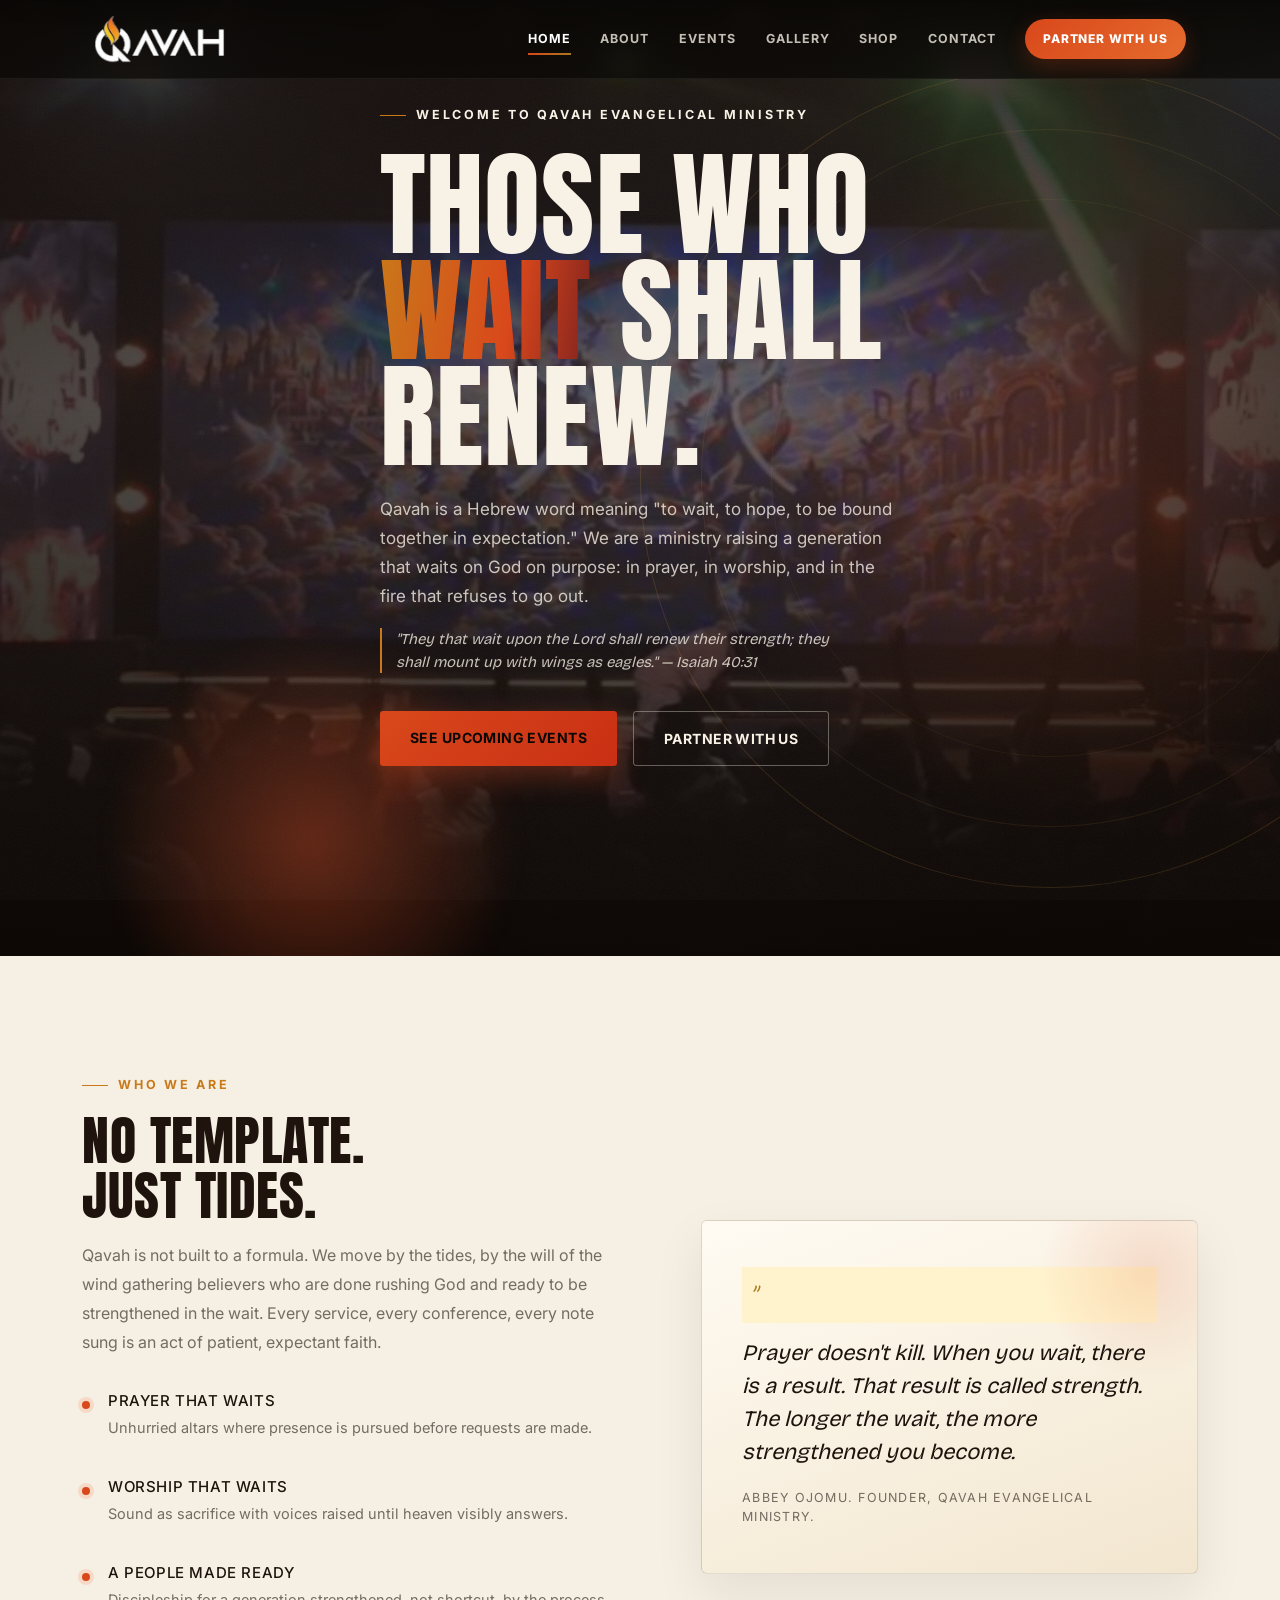
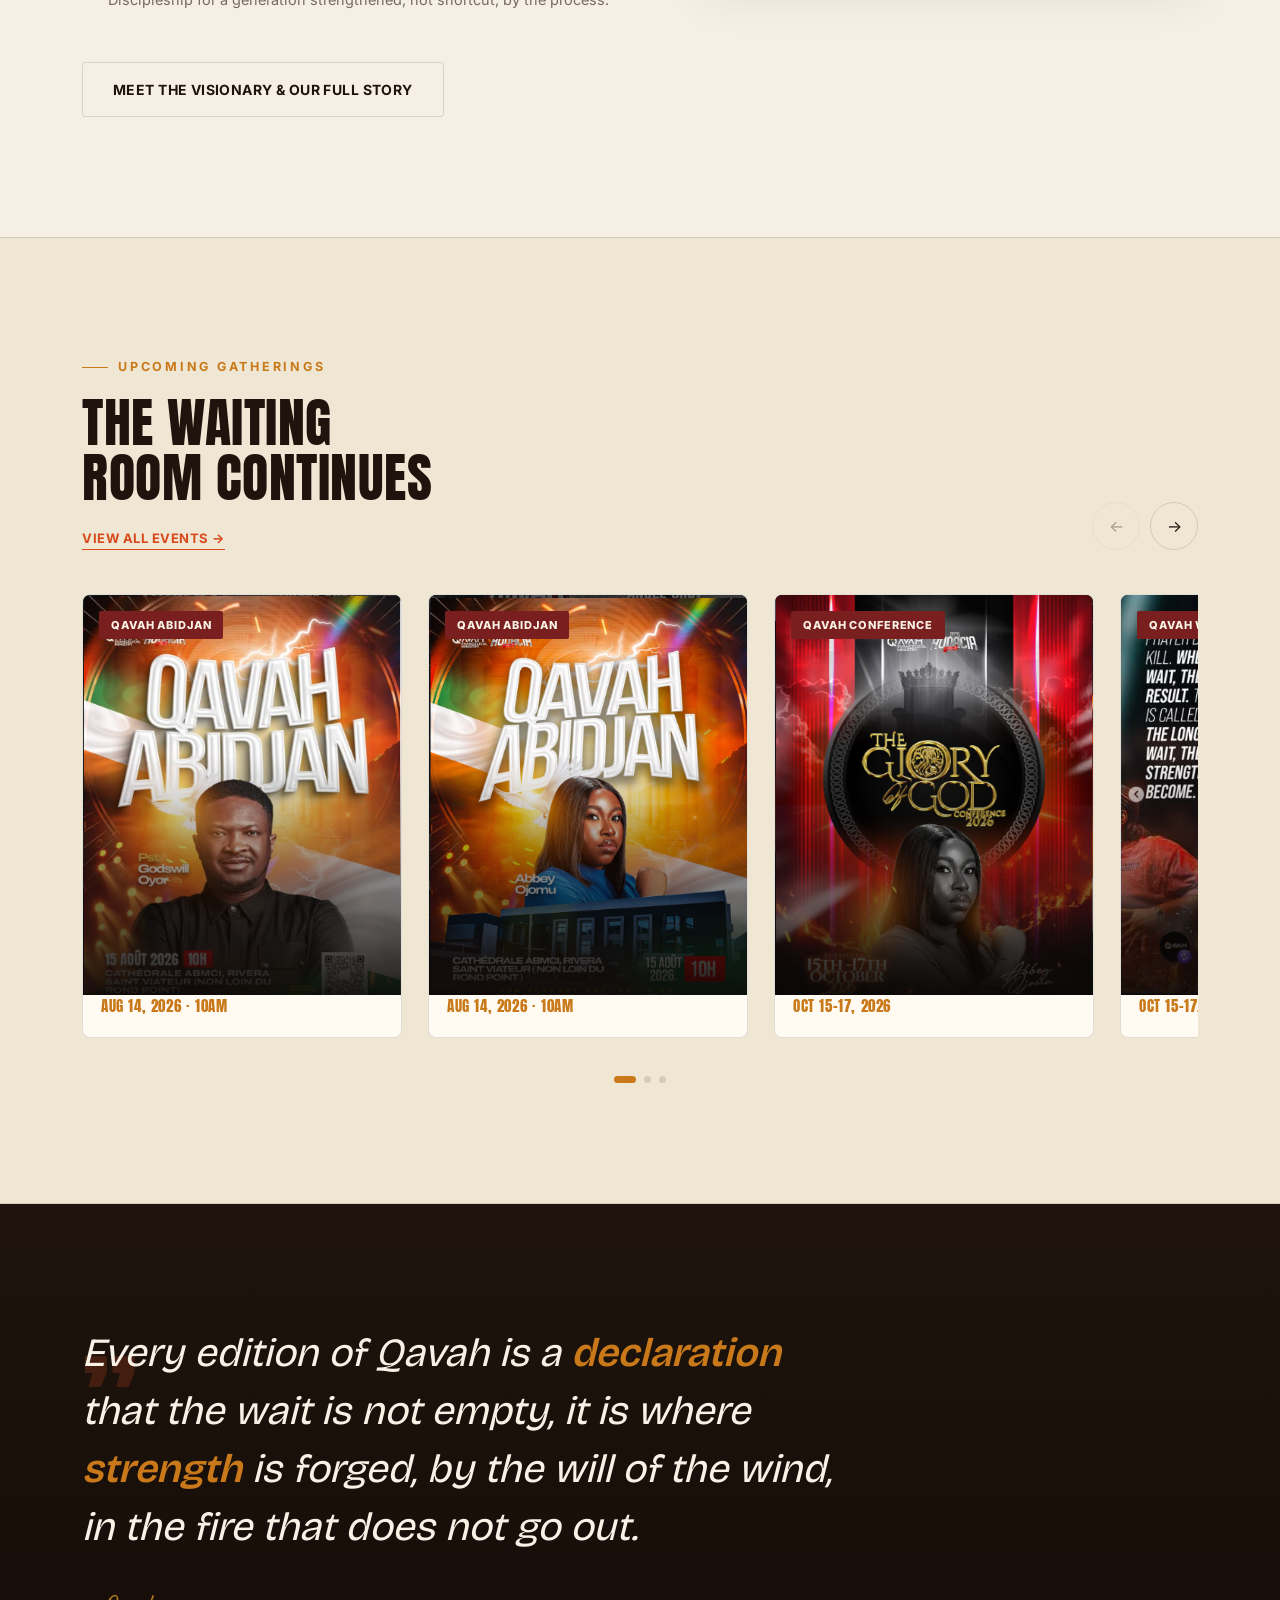
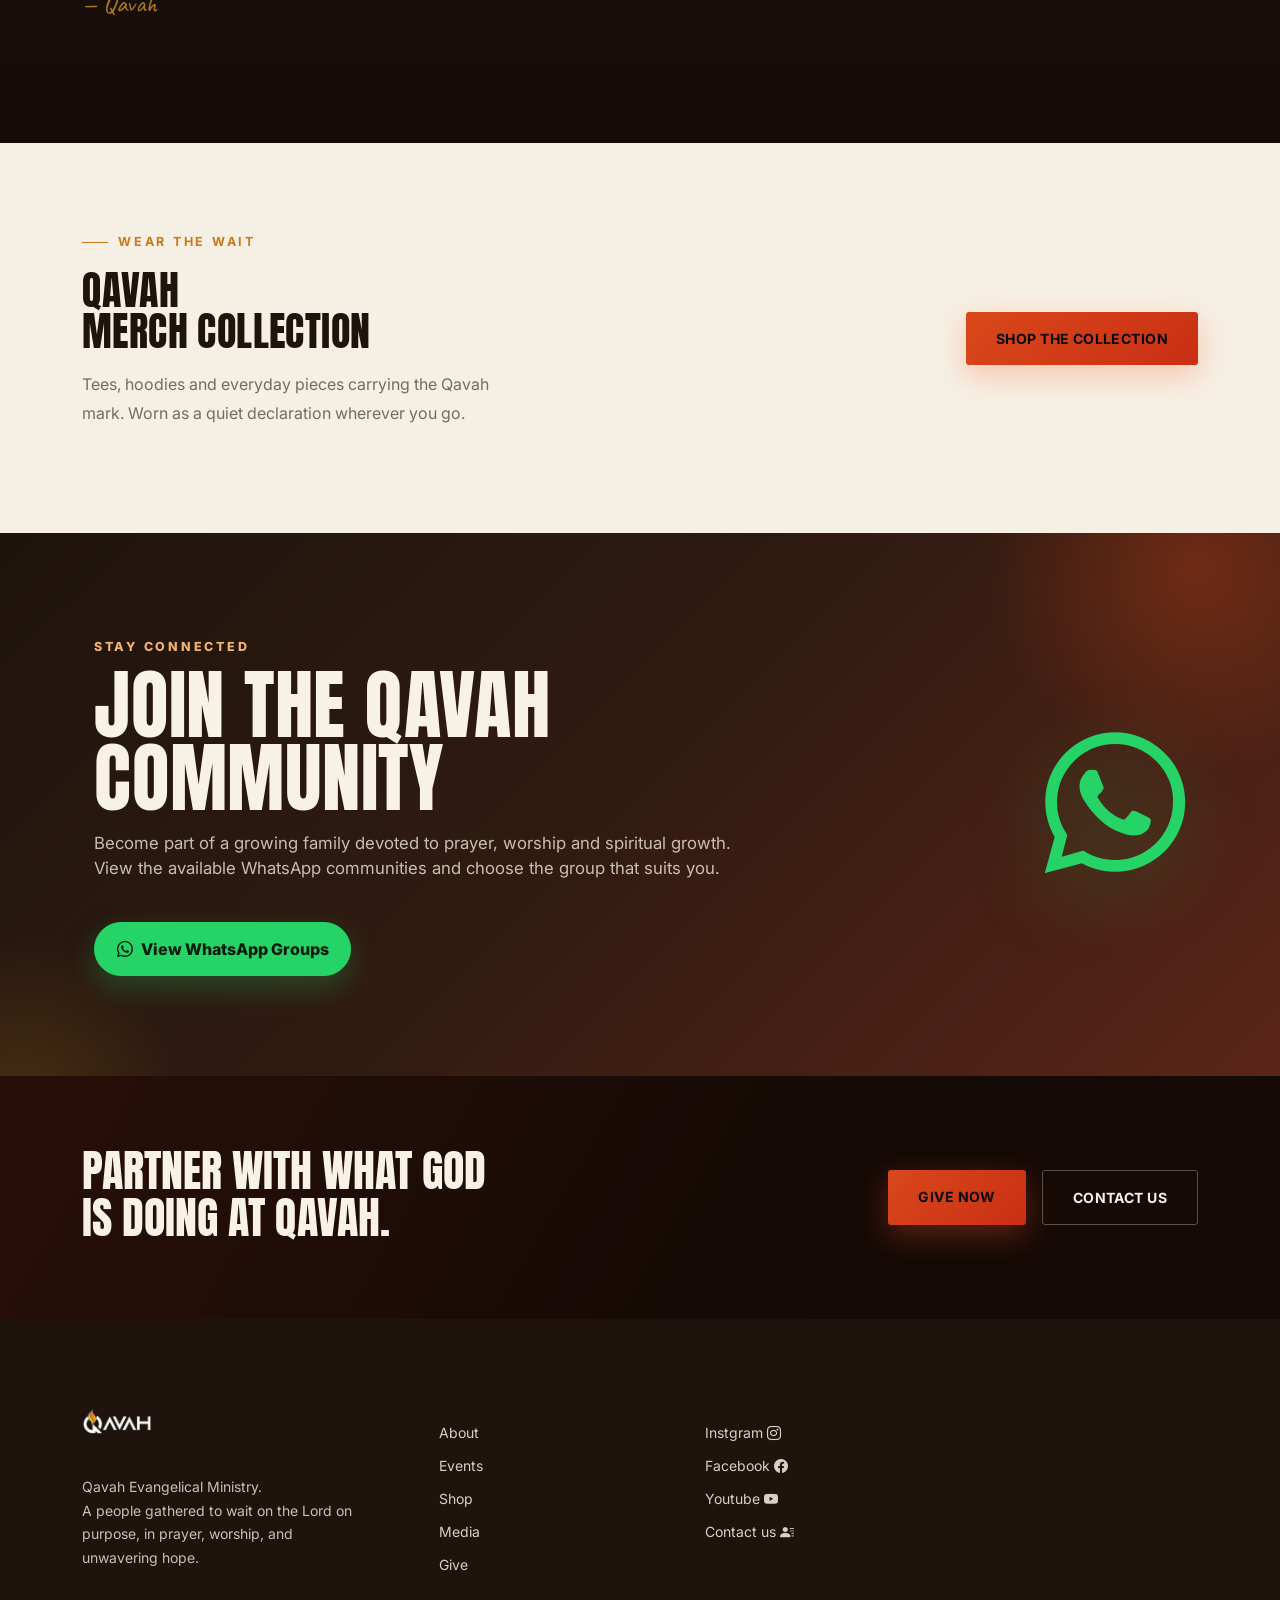
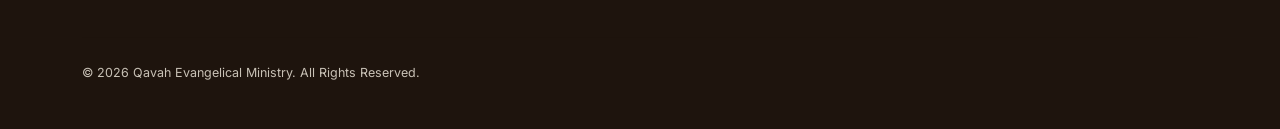
<file: Qavah/index.html>
<!DOCTYPE html>

<html lang="en">

<head>
        <meta charset="utf-8" />
        <meta content="width=device-width, initial-scale=1.0" name="viewport" />
        <title>Qavah Evangelical Ministry | Wait on God on Purpose</title>
        <link href="assets/images/logo.png" rel="shortcut icon" type="image/x-icon" />
        <link href="https://fonts.googleapis.com" rel="preconnect" />
        <link href="https://fonts.googleapis.com/css2?family=Anton&amp;family=Bebas+Neue&amp;family=Caveat:wght@600&amp;family=Inter:wght@400;500;600;700;800&amp;family=Bricolage+Grotesque:opsz,wght@12..96,200..800&amp;display=swap"
                rel="stylesheet" />
        <link crossorigin="anonymous" href="https://cdn.jsdelivr.net/npm/bootstrap@5.3.7/dist/css/bootstrap.min.css"
                integrity="sha384-LN+7fdVzj6u52u30Kp6M/trliBMCMKTyK833zpbD+pXdCLuTusPj697FH4R/5mcr" rel="stylesheet" />
        <link href="https://cdn.jsdelivr.net/npm/bootstrap-icons@1.13.1/font/bootstrap-icons.min.css"
                rel="stylesheet" />
        <link href="assets/css/index.css" rel="stylesheet" />
        <meta content="Qavah Evangelical Ministry is a community of prayer, worship and hope, raising people who wait on God intentionally."
                name="description" />
        <meta content="index, follow, max-image-preview:large" name="robots" />
        <meta content="website" property="og:type" />
        <meta content="Qavah Evangelical Ministry" property="og:site_name" />
        <meta content="Qavah Evangelical Ministry | Wait on God on Purpose" property="og:title" />
        <meta content="Qavah Evangelical Ministry is a community of prayer, worship and hope, raising people who wait on God intentionally."
                property="og:description" />
        <meta content="https://qavah-snowy.vercel.app/" property="og:url" />
        <meta content="https://qavah-snowy.vercel.app/assets/images/hero.jpg" property="og:image" />
        <meta content="summary_large_image" name="twitter:card" />
        <meta content="Qavah Evangelical Ministry | Wait on God on Purpose" name="twitter:title" />
        <meta content="Qavah Evangelical Ministry is a community of prayer, worship and hope, raising people who wait on God intentionally."
                name="twitter:description" />
        <meta content="https://qavah-snowy.vercel.app/assets/images/hero.jpg" name="twitter:image" />
        <link href="https://qavah-snowy.vercel.app/" rel="canonical" />
        <link href="assets/css/polish.css" rel="stylesheet" />
        <script>document.documentElement.classList.add('js');</script>
        <script type="application/ld+json">{
  "@context": "https://schema.org",
  "@type": "Organization",
  "name": "Qavah Evangelical Ministry",
  "url": "https://qavah-snowy.vercel.app",
  "logo": "https://qavah-snowy.vercel.app/assets/images/logo.png",
  "description": "Qavah Evangelical Ministry is a community of prayer, worship and hope, raising people who wait on God intentionally.",
  "sameAs": []
}</script>
</head>

<body><a class="skip-link" href="#main-content">Skip to main content</a>
        <div aria-hidden="true" class="grain"></div>
        <header class="qavah-header">
                <nav aria-label="Primary navigation" class="navbar navbar-expand-lg navbar-dark">
                        <div class="container-xl px-4">
                                <a class="navbar-brand" href="index.html"><img alt="Qavah logo" decoding="async"
                                                fetchpriority="high" height="70" id="logo" loading="eager"
                                                src="assets/images/header-logo.png" width="220" /></a>
                                <button aria-controls="qavahNav" aria-expanded="false" aria-label="Toggle navigation"
                                        class="navbar-toggler" data-bs-target="#qavahNav" data-bs-toggle="collapse"
                                        type="button"><span class="navbar-toggler-icon"></span></button>
                                <div class="collapse navbar-collapse" id="qavahNav">
                                        <ul class="navbar-nav ms-auto align-items-lg-center gap-lg-1">
                                                <li class="nav-item"><a aria-current="page" class="nav-link active"
                                                                href="index.html">Home</a></li>
                                                <li class="nav-item"><a class="nav-link" href="about.html">About</a>
                                                </li>
                                                <li class="nav-item"><a class="nav-link" href="events.html">Events</a>
                                                </li>
                                                <li class="nav-item"><a class="nav-link" href="media.html">Gallery</a>
                                                </li>
                                                <li class="nav-item"><a class="nav-link" href="shop.html">Shop</a></li>
                                                <li class="nav-item"><a class="nav-link" href="contact.html">Contact</a>
                                                </li>
                                        </ul>
                                        <a class="btn btn-qavah ms-lg-3" href="give.html">Partner with us</a>
                                </div>
                        </div>
                </nav>
        </header>
        <main id="main-content" tabindex="-1">
                <!-- HERO -->
                <section class="hero">
                        <div aria-hidden="true" class="hero-photo"></div>
                        <div aria-hidden="true" class="hero-ring"></div>
                        <div aria-hidden="true" class="ember-glow"></div>
                        <span class="spark"
                                style="left:12%;bottom:8%;width:4px;height:4px;--drift:14px;animation-delay:0s;"></span>
                        <span class="spark"
                                style="left:18%;bottom:4%;width:3px;height:3px;--drift:-18px;animation-delay:1.4s;"></span>
                        <span class="spark"
                                style="left:9%;bottom:14%;width:2px;height:2px;--drift:8px;animation-delay:2.8s;"></span>
                        <span class="spark"
                                style="left:22%;bottom:2%;width:3px;height:3px;--drift:-10px;animation-delay:4s;"></span>
                        <div class="wrap hero-inner">
                                <div class="eyebrow">Welcome To Qavah Evangelical Ministry</div>
                                <h1 class="hero-title">Those who<br /><span class="accent">Wait</span> shall<br />renew.
                                </h1>
                                <p class="hero-sub">Qavah is a Hebrew word meaning "to wait, to hope, to be bound
                                        together in
                                        expectation." We are a ministry raising a generation that waits on God on
                                        purpose: in prayer, in worship, and in the fire that refuses to go out.</p>
                                <p class="hero-verse">"They that wait upon the Lord shall renew their strength; they
                                        shall mount up with wings as eagles." — Isaiah 40:31</p>
                                <div class="hero-ctas">
                                        <a class="btn-primary" href="events.html">See Upcoming Events</a>
                                        <a class="btn-ghost" href="give.html">Partner with us</a>
                                </div>
                        </div>
                </section>
                <!-- ABOUT -->
                <section class="about">
                        <div class="wrap about-grid">
                                <div>
                                        <div class="tag">Who We Are</div>
                                        <h2>No Template.<br />Just Tides.</h2>
                                        <p class="section-copy">Qavah is not built to a formula. We move by the tides,
                                                by the will of the wind gathering believers who are done rushing God
                                                and ready to be strengthened in the wait. Every service, every
                                                conference, every note sung is an act of patient, expectant faith.</p>
                                        <div class="pillars">
                                                <div class="pillar">
                                                        <span class="dot"></span>
                                                        <div>
                                                                <h4>Prayer That Waits</h4>
                                                                <p>Unhurried altars where presence is pursued before
                                                                        requests are made.</p>
                                                        </div>
                                                </div>
                                                <div class="pillar">
                                                        <span class="dot"></span>
                                                        <div>
                                                                <h4>Worship That Waits</h4>
                                                                <p>Sound as sacrifice with voices raised until heaven
                                                                        visibly answers.</p>
                                                        </div>
                                                </div>
                                                <div class="pillar">
                                                        <span class="dot"></span>
                                                        <div>
                                                                <h4>A People Made Ready</h4>
                                                                <p>Discipleship for a generation strengthened, not
                                                                        shortcut, by the process.</p>
                                                        </div>
                                                </div>
                                        </div>
                                        <a class="btn-ghost" href="about.html"
                                                style="display:inline-block;margin-top:34px;">Meet the Visionary &amp;
                                                Our Full Story</a>
                                </div>
                                <div class="about-card">
                                        <span class="mark">"</span>
                                        <p>Prayer doesn't kill. When you wait, there is a result. That result is called
                                                strength. The longer the wait, the more strengthened you become.</p>
                                        <div class="cite">Abbey Ojomu. Founder, Qavah Evangelical Ministry.</div>
                                </div>
                        </div>
                </section>
                <!-- EVENTS CAROUSEL -->
                <section class="events">
                        <div class="wrap">
                                <div class="carousel-head">
                                        <div class="section-head" style="margin-bottom:0;">
                                                <div class="tag">Upcoming Gatherings</div>
                                                <h2>The Waiting<br />Room Continues</h2>
                                                <a href="events.html"
                                                        style="display:inline-block;margin-top:16px;font-size:13px;font-weight:700;letter-spacing:0.04em;text-transform:uppercase;color:var(--ember);border-bottom:1px solid var(--ember);">View
                                                        All Events →</a>
                                        </div>
                                        <div class="carousel-arrows">
                                                <button aria-label="Previous event" class="arrow-btn"
                                                        id="prevBtn">←</button>
                                                <button aria-label="Next event" class="arrow-btn"
                                                        id="nextBtn">→</button>
                                        </div>
                                </div>
                                <div class="carousel-track-wrap">
                                        <div class="carousel-track" id="track">
                                                <article class="event-card">
                                                        <div class="event-media">
                                                                <img alt="Qavah Abidjan" decoding="async" loading="lazy"
                                                                        src="assets/images/q1.png" />
                                                        </div>
                                                        <div class="event-badge">Qavah Abidjan</div>
                                                        <div class="event-date">AUG 14, 2026 · 10AM</div>
                                                        <div class="event-info">
                                                                <!-- <h3>The Waiting Room</h3>
                                                                <span>Solution Arena, Ogba · Lagos</span> -->
                                                        </div>
                                                </article>
                                                <article class="event-card">
                                                        <div class="event-media">
                                                                <img alt="Qavah Abidjan" decoding="async" loading="lazy"
                                                                        src="assets/images/q2.png" />
                                                        </div>
                                                        <div class="event-badge">Qavah Abidjan</div>
                                                        <div class="event-date">AUG 14, 2026 · 10AM</div>
                                                        <div class="event-info">
                                                                <!-- <h3>Fire Still Burns</h3>
                                                                <span>Qavah Arena · Lagos</span> -->
                                                        </div>
                                                </article>
                                                <article class="event-card">
                                                        <div class="event-media">
                                                                <img alt="The Glory of God Conference 2026"
                                                                        decoding="async" loading="lazy"
                                                                        src="assets/images/q3.png" />
                                                        </div>
                                                        <div class="event-badge">Qavah Conference</div>
                                                        <div class="event-date">OCT 15–17, 2026</div>
                                                        <div class="event-info">
                                                                <!-- <h3>Glory of God</h3>
                                                                <span>3-Day Conference · Lagos</span> -->
                                                        </div>
                                                </article>
                                                <article class="event-card">
                                                        <div class="event-media">
                                                                <img alt="The Glory of God Conference 2026"
                                                                        decoding="async" loading="lazy"
                                                                        src="assets/images/event-worship.jpg" />
                                                        </div>
                                                        <div class="event-badge">Qavah Worship</div>
                                                        <div class="event-date">OCT 15–17, 2026</div>
                                                        <div class="event-info">
                                                                <!-- <h3>Glory of God</h3>
                                                                <span>3-Day Conference · Lagos</span> -->
                                                        </div>
                                                </article>
                                                <article class="event-card">
                                                        <div class="event-media"
                                                                style="display:flex;align-items:center;justify-content:center;background:linear-gradient(160deg,#241209,#0a0806);">
                                                                <div style="text-align:center;padding:0 24px;">
                                                                        <div
                                                                                style="font-family:var(--font-script);color:var(--ember-2);font-size:22px;">
                                                                                save the date</div>
                                                                        <div
                                                                                style="font-family:var(--font-display);font-size:30px;text-transform:uppercase;margin-top:10px;color:var(--lt);">
                                                                                More To<br>Come</br></div>
                                                                </div>
                                                        </div>
                                                        <div class="event-info"
                                                                style="position:relative;padding-top:0;">
                                                                <span style="color:var(--lt-dim);">Follow us for the
                                                                        next altar call</span>
                                                        </div>
                                                </article>
                                        </div>
                                </div>
                                <div class="dots" id="dots"></div>
                        </div>
                </section>
                <!-- QUOTE -->
                <section class="quote-section">
                        <div class="wrap">
                                <!-- <div class="tag">From The Waiting Room</div> -->
                                <span aria-hidden="true" class="quote-mark">”</span>
                                <blockquote>Every edition of Qavah is a <span class="hl">declaration</span> that the
                                        wait is not empty, it is where <span class="hl">strength</span> is forged, by
                                        the will of the wind, in the fire that does not go out.</blockquote>
                                <div class="quote-attr">— Qavah</div>
                        </div>
                </section>
                <!-- MERCH TEASER -->
                <section class="about" style="padding:90px 0;">
                        <div class="wrap"
                                style="display:flex;justify-content:space-between;align-items:center;gap:40px;flex-wrap:wrap;">
                                <div>
                                        <div class="tag">Wear The Wait</div>
                                        <h2 style="font-size:clamp(28px,3.6vw,40px);">Qavah<br>Merch Collection</br>
                                        </h2>
                                        <p class="section-copy" style="max-width:420px;">Tees, hoodies and everyday
                                                pieces carrying the Qavah mark. Worn as a quiet declaration wherever
                                                you go.</p>
                                </div>
                                <a class="btn-primary" href="shop.html">Shop the Collection</a>
                        </div>
                </section>
                <!-- CTA / GIVE -->
                <section class="community-section" id="community">
                        <div class="container-xl px-4">
                                <div class="row align-items-center g-4">
                                        <div class="col-lg-8" data-reveal="">
                                                <span class="community-kicker">Stay connected</span>
                                                <h2 class="community-title">Join The Qavah Community</h2>
                                                <p class="community-copy">Become part of a growing family devoted to
                                                        prayer, worship and spiritual growth. View the available
                                                        WhatsApp communities and choose the group that suits you.</p>
                                                <button class="btn community-modal-button mt-4"
                                                        data-bs-target="#whatsappGroupsModal" data-bs-toggle="modal"
                                                        type="button">
                                                        <i aria-hidden="true" class="bi bi-whatsapp me-2"></i>View
                                                        WhatsApp Groups
                                                </button>
                                        </div>
                                        <div class="col-lg-4 text-lg-end" data-reveal="">
                                                <i aria-hidden="true" class="bi bi-whatsapp community-large-icon"></i>
                                        </div>
                                </div>
                        </div>
                </section>
                <div aria-hidden="true" aria-labelledby="whatsappGroupsModalLabel"
                        class="modal fade whatsapp-groups-modal" id="whatsappGroupsModal" tabindex="-1">
                        <div class="modal-dialog modal-dialog-centered modal-dialog-scrollable">
                                <div class="modal-content">
                                        <div class="modal-header">
                                                <div>
                                                        <span class="community-kicker">Choose a community</span>
                                                        <h2 class="modal-title" id="whatsappGroupsModalLabel">Qavah
                                                                WhatsApp Groups</h2>
                                                </div>
                                                <button aria-label="Close" class="btn-close btn-close-white"
                                                        data-bs-dismiss="modal" type="button"></button>
                                        </div>
                                        <div class="modal-body">
                                                <div class="whatsapp-group-list">
                                                        <article class="whatsapp-group-item">
                                                                <div class="community-icon"><i aria-hidden="true"
                                                                                class="bi bi-whatsapp"></i></div>
                                                                <div class="whatsapp-group-copy">
                                                                        <h3>General Community</h3>
                                                                        <p>Announcements, encouragement, ministry
                                                                                updates and conversations for the entire
                                                                                Qavah family.</p>
                                                                </div>
                                                                <a class="btn whatsapp-join-button"
                                                                        href="https://chat.whatsapp.com/GENERAL_GROUP_LINK"
                                                                        rel="noopener" target="_blank">Join <i
                                                                                aria-hidden="true"
                                                                                class="bi bi-arrow-up-right ms-1"></i></a>
                                                        </article>
                                                        <article class="whatsapp-group-item">
                                                                <div class="community-icon"><i aria-hidden="true"
                                                                                class="bi bi-whatsapp"></i></div>
                                                                <div class="whatsapp-group-copy">
                                                                        <h3>Prayer Community</h3>
                                                                        <p>Share prayer requests, receive encouragement
                                                                                and join scheduled moments of corporate
                                                                                prayer.</p>
                                                                </div>
                                                                <a class="btn whatsapp-join-button"
                                                                        href="https://chat.whatsapp.com/PRAYER_GROUP_LINK"
                                                                        rel="noopener" target="_blank">Join <i
                                                                                aria-hidden="true"
                                                                                class="bi bi-arrow-up-right ms-1"></i></a>
                                                        </article>
                                                        <article class="whatsapp-group-item">
                                                                <div class="community-icon"><i aria-hidden="true"
                                                                                class="bi bi-whatsapp"></i></div>
                                                                <div class="whatsapp-group-copy">
                                                                        <h3>Young Adults</h3>
                                                                        <p>A focused community for young adults to
                                                                                connect, grow, serve and build
                                                                                faith-centred friendships.</p>
                                                                </div>
                                                                <a class="btn whatsapp-join-button"
                                                                        href="https://chat.whatsapp.com/YOUNG_ADULTS_LINK"
                                                                        rel="noopener" target="_blank">Join <i
                                                                                aria-hidden="true"
                                                                                class="bi bi-arrow-up-right ms-1"></i></a>
                                                        </article>
                                                </div>
                                        </div>
                                </div>
                        </div>
                </div>
                <section class="cta-band" style="padding:0;">
                        <div class="wrap">
                                <h3>Partner with what God<br />is doing at qavah.</h3>
                                <div class="cta-band-actions">
                                        <a class="btn-primary" href="give.html">Give Now</a>
                                        <a class="btn-ghost" href="contact.html">Contact Us</a>
                                </div>
                        </div>
                </section>
        </main>
        <footer>
                <div class="wrap">
                        <div class="footer-grid">
                                <div>
                                        <div class="footer-brand">
                                                <img alt="Qavah logo" decoding="async" loading="lazy"
                                                        src="assets/images/qavah.png" />
                                        </div>
                                        <p class="desc">Qavah Evangelical Ministry. <br /> A people gathered to wait on
                                                the
                                                Lord on purpose, in prayer, worship, and unwavering hope.</p>
                                </div>
                                <div class="footer-col">
                                        <h5>Explore</h5>
                                        <a href="about.html">About</a>
                                        <a href="events.html">Events</a>
                                        <a href="shop.html">Shop</a>
                                        <a href="media.html">Media</a>
                                        <a href="give.html">Give</a>
                                </div>
                                <div class="footer-col">
                                        <h5>Connect</h5>
                                        <a href="#"> Instgram <i class="bi bi-instagram"></i></a>
                                        <a href="#"> Facebook <i class="bi bi-facebook"></i></a>
                                        <a href="#"> Youtube <i class="bi bi-youtube"></i></a>
                                        <a href="contact.html"> Contact us <i class="bi bi-person-lines-fill"></i></a>
                                </div>
                                <!-- <div class="footer-col">
                                        <h5>Visit</h5>
                                        <a href="#">Solution Arena, Ogba</a>
                                        <a href="#">Lagos, Nigeria</a>
                                        <a href="contact.html">Get Directions</a>
                                </div> -->
                        </div>
                        <div class="footer-bottom">
                                <p>
                                        © <span id="year"></span> Qavah Evangelical Ministry. All Rights
                                        Reserved.
                                </p>
                        </div>
                </div>
        </footer>
        <script crossorigin="anonymous"
                integrity="sha384-ndDqU0Gzau9qJ1lfW4pNLlhNTkCfHzAVBReH9diLvGRem5+R9g2FzA8ZGN954O5Q"
                src="https://cdn.jsdelivr.net/npm/bootstrap@5.3.7/dist/js/bootstrap.bundle.min.js"></script>
        <script src="assets/js/index.js"></script>
        <script defer="True" src="assets/js/polish.js"></script>
</body>

</html>
</file>
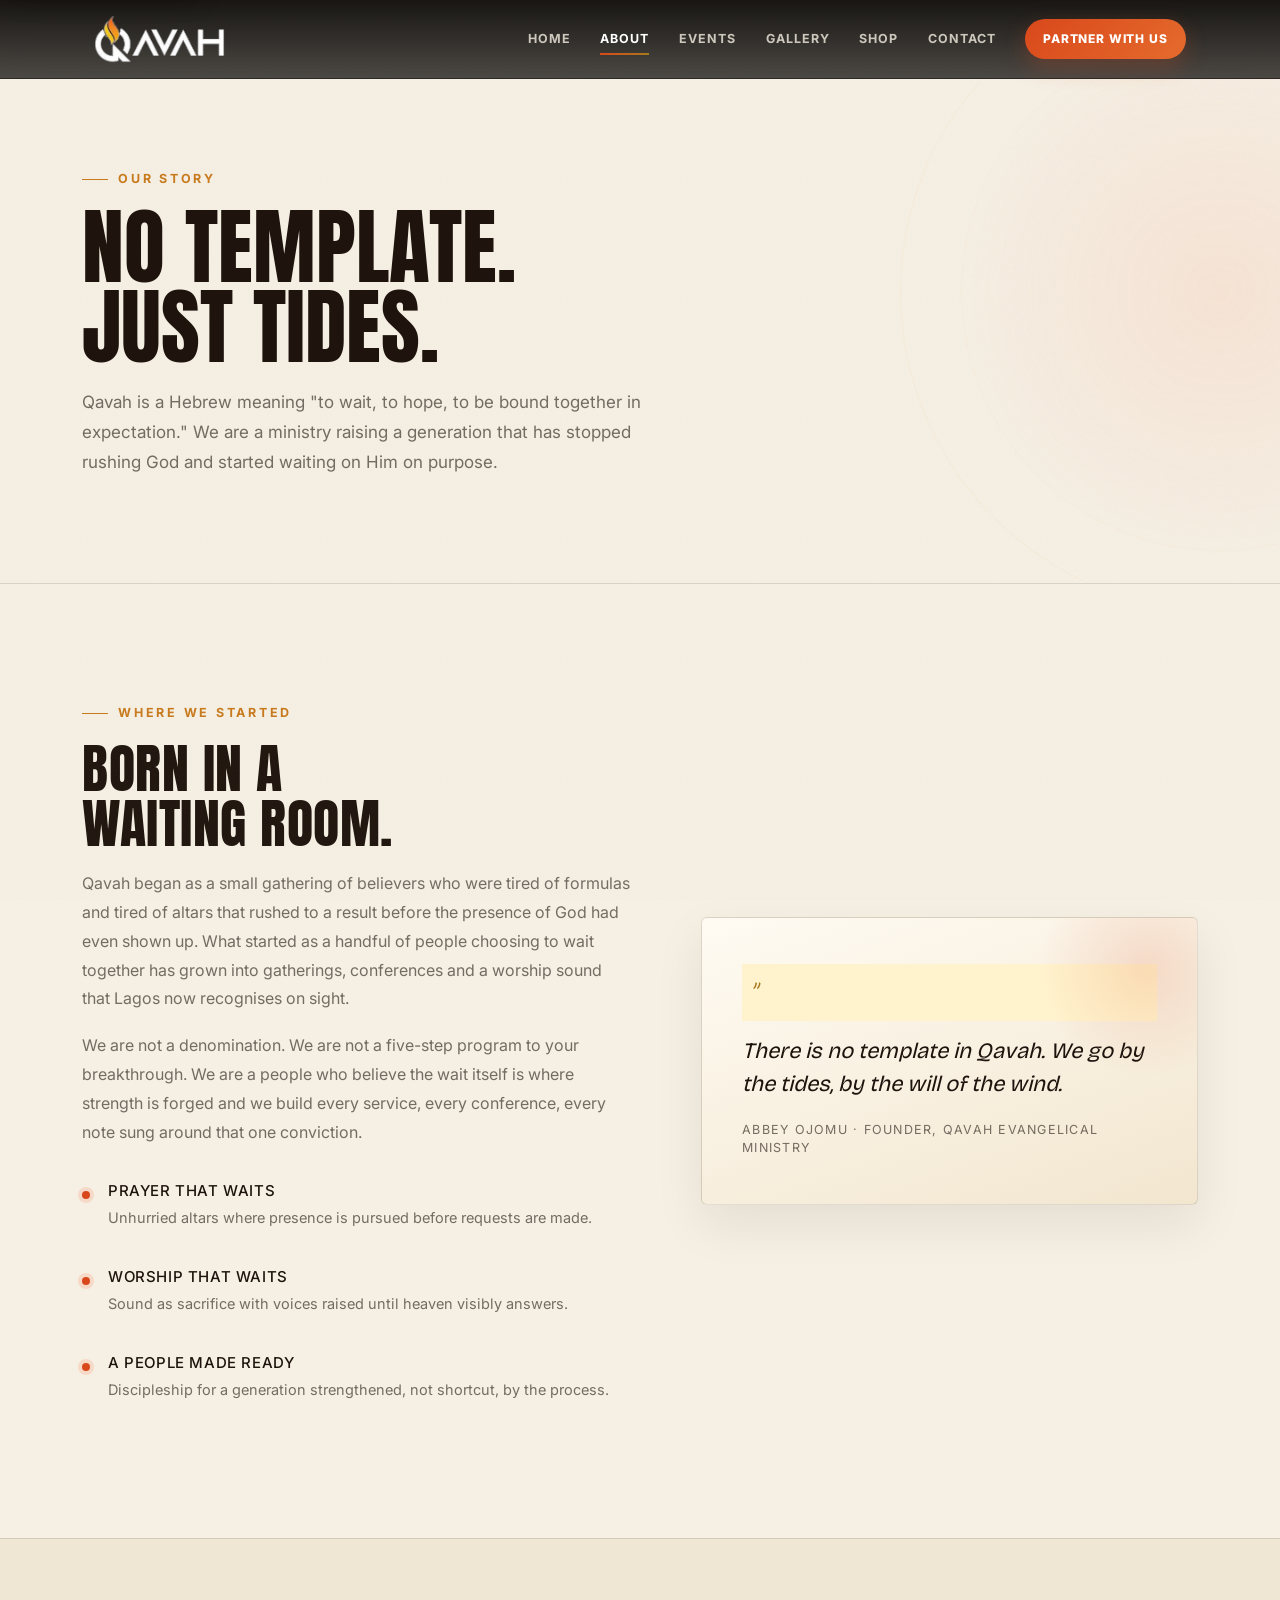
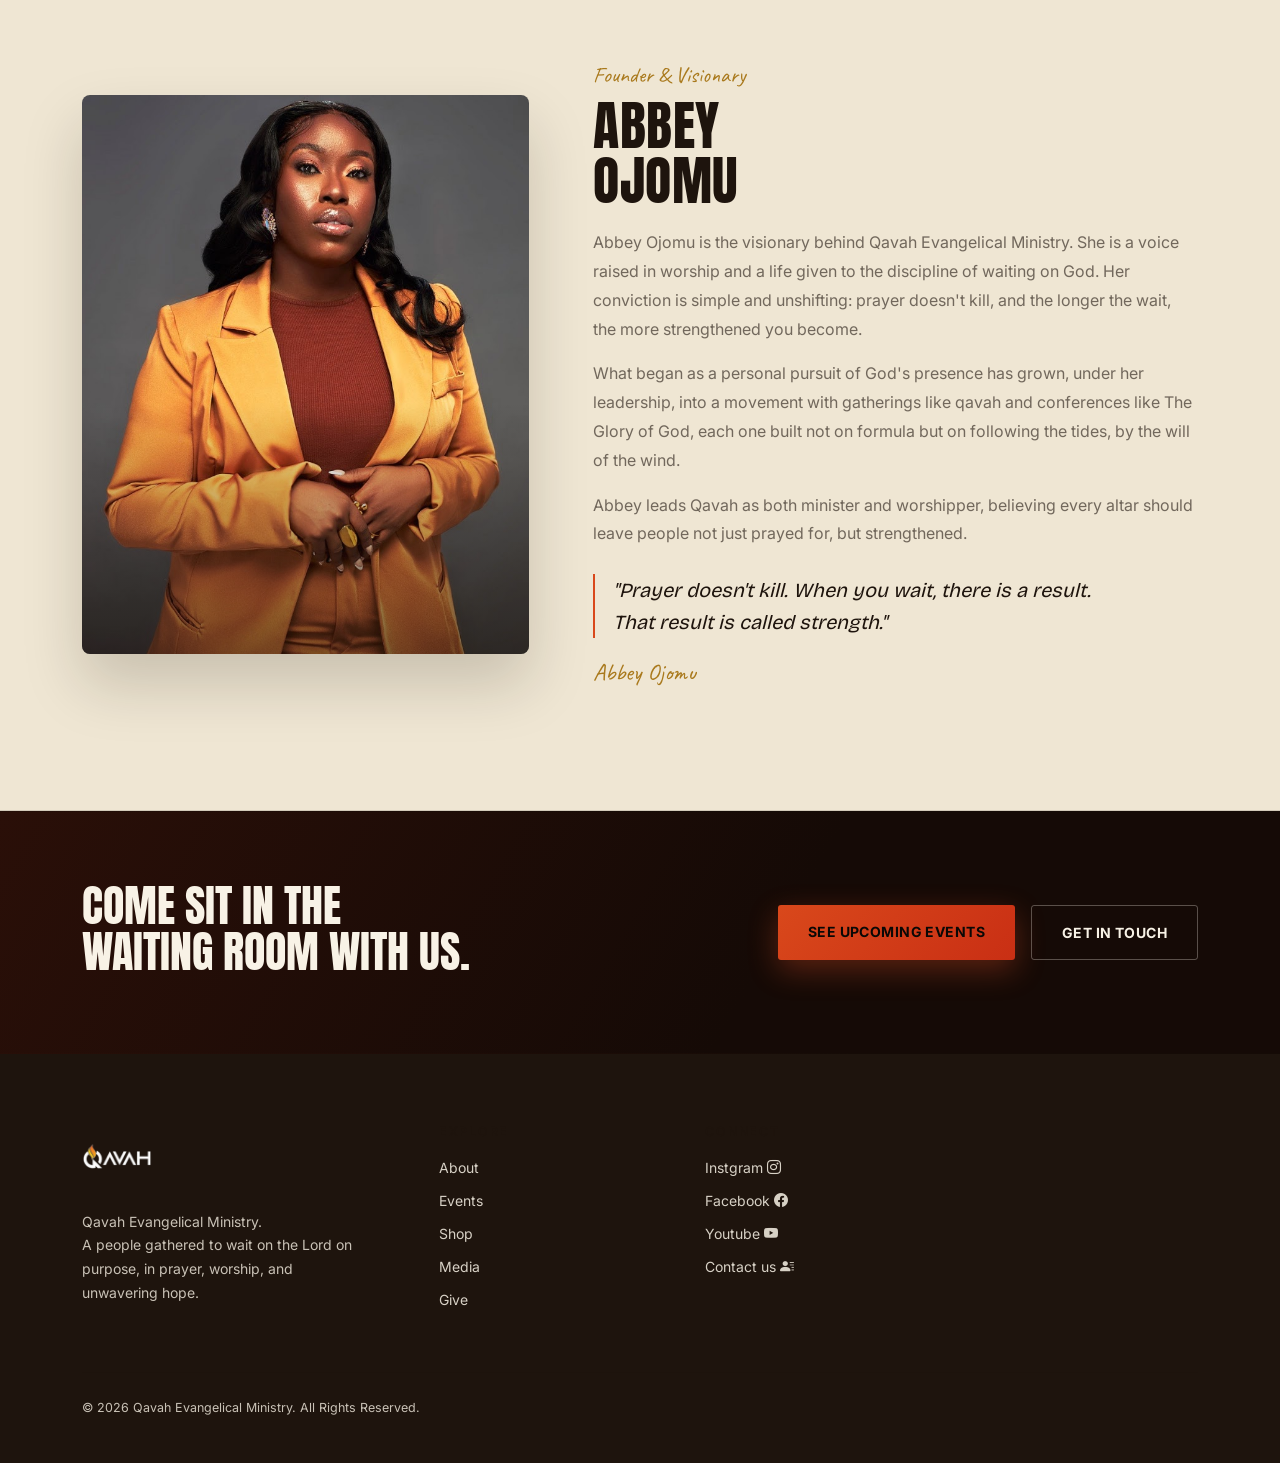
<file: Qavah/about.html>
<!DOCTYPE html>

<html lang="en">
<head>
<meta charset="utf-8"/>
<meta content="width=device-width, initial-scale=1.0" name="viewport"/>
<title>About Qavah Evangelical Ministry</title>
<link href="assets/images/logo.png" rel="shortcut icon" type="image/x-icon"/>
<link href="https://fonts.googleapis.com" rel="preconnect">
<link href="https://fonts.googleapis.com/css2?family=Anton&amp;family=Bebas+Neue&amp;family=Caveat:wght@600&amp;family=Inter:wght@400;500;600;700;800&amp;family=Caveat:wght@600&amp;family=Inter:wght@400;500;600;700;800&amp;family=Bricolage+Grotesque:opsz,wght@12..96,200..800&amp;display=swap" rel="stylesheet"/>
<link crossorigin="anonymous" href="https://cdn.jsdelivr.net/npm/bootstrap@5.3.7/dist/css/bootstrap.min.css" integrity="sha384-LN+7fdVzj6u52u30Kp6M/trliBMCMKTyK833zpbD+pXdCLuTusPj697FH4R/5mcr" rel="stylesheet"/>
<link href="https://cdn.jsdelivr.net/npm/bootstrap-icons@1.13.1/font/bootstrap-icons.min.css" rel="stylesheet"/>
<link href="assets/css/about.css" rel="stylesheet"/>
</link><meta content="Discover the story, vision and convictions of Qavah Evangelical Ministry—a people gathered to wait on God through prayer, worship and discipleship." name="description"/><meta content="index, follow, max-image-preview:large" name="robots"/><meta content="website" property="og:type"/><meta content="Qavah Evangelical Ministry" property="og:site_name"/><meta content="About Qavah Evangelical Ministry" property="og:title"/><meta content="Discover the story, vision and convictions of Qavah Evangelical Ministry—a people gathered to wait on God through prayer, worship and discipleship." property="og:description"/><meta content="https://qavah-snowy.vercel.app/about.html" property="og:url"/><meta content="https://qavah-snowy.vercel.app/assets/images/hero.jpg" property="og:image"/><meta content="summary_large_image" name="twitter:card"/><meta content="About Qavah Evangelical Ministry" name="twitter:title"/><meta content="Discover the story, vision and convictions of Qavah Evangelical Ministry—a people gathered to wait on God through prayer, worship and discipleship." name="twitter:description"/><meta content="https://qavah-snowy.vercel.app/assets/images/hero.jpg" name="twitter:image"/><link href="https://qavah-snowy.vercel.app/about.html" rel="canonical"/><link href="assets/css/polish.css" rel="stylesheet"/><script>document.documentElement.classList.add('js');</script></head>
<body><a class="skip-link" href="#main-content">Skip to main content</a>
<div aria-hidden="true" class="grain"></div>
<header class="qavah-header">
<nav aria-label="Primary navigation" class="navbar navbar-expand-lg navbar-dark">
<div class="container-xl px-4">
<a class="navbar-brand" href="index.html"><img alt="Qavah logo" decoding="async" fetchpriority="high" height="70" id="logo" loading="eager" src="assets/images/header-logo.png" width="220"/></a>
<button aria-controls="qavahNav" aria-expanded="false" aria-label="Toggle navigation" class="navbar-toggler" data-bs-target="#qavahNav" data-bs-toggle="collapse" type="button"><span class="navbar-toggler-icon"></span></button>
<div class="collapse navbar-collapse" id="qavahNav">
<ul class="navbar-nav ms-auto align-items-lg-center gap-lg-1">
<li class="nav-item"><a class="nav-link" href="index.html">Home</a></li>
<li class="nav-item"><a aria-current="page" class="nav-link active" href="about.html">About</a></li>
<li class="nav-item"><a class="nav-link" href="events.html">Events</a></li>
<li class="nav-item"><a class="nav-link" href="media.html">Gallery</a></li>
<li class="nav-item"><a class="nav-link" href="shop.html">Shop</a></li>
<li class="nav-item"><a class="nav-link" href="contact.html">Contact</a></li>
</ul>
<a class="btn btn-qavah ms-lg-3" href="give.html">Partner with us</a>
</div>
</div>
</nav>
</header>
<main id="main-content" tabindex="-1">
<!-- PAGE HERO -->
<section class="page-hero">
<div aria-hidden="true" class="hero-ring"></div>
<div class="wrap">
<div class="tag">Our Story</div>
<h1>No Template.<br/>Just Tides.</h1>
<p>Qavah is a Hebrew meaning "to wait, to hope, to be bound together in expectation." We are a ministry
                    raising a generation that has stopped rushing God and started waiting on Him on purpose.</p>
</div>
</section>
<!-- STORY -->
<section class="about">
<div class="wrap about-grid">
<div>
<div class="tag">Where We Started</div>
<h2>Born In A<br/>Waiting Room.</h2>
<p class="section-copy">Qavah began as a small gathering of believers who were tired of formulas and
                        tired of altars that rushed to a result before the presence of God had even shown up. What
                        started as a handful of people choosing to wait together has grown into gatherings, conferences
                        and a worship sound that Lagos now recognises on sight.</p>
<p class="section-copy">We are not a denomination. We are not a five-step program to your
                        breakthrough. We are a people who believe the wait itself is where strength is forged and we
                        build every service, every conference, every note sung around that one conviction.</p>
<div class="pillars">
<div class="pillar">
<span class="dot"></span>
<div>
<h4>Prayer That Waits</h4>
<p>Unhurried altars where presence is pursued before requests are made.</p>
</div>
</div>
<div class="pillar">
<span class="dot"></span>
<div>
<h4>Worship That Waits</h4>
<p>Sound as sacrifice with voices raised until heaven visibly answers.</p>
</div>
</div>
<div class="pillar">
<span class="dot"></span>
<div>
<h4>A People Made Ready</h4>
<p>Discipleship for a generation strengthened, not shortcut, by the process.</p>
</div>
</div>
</div>
</div>
<div class="about-card">
<span class="mark">"</span>
<p>There is no template in Qavah. We go by the tides, by the will of the wind.</p>
<div class="cite">Abbey Ojomu · Founder, Qavah Evangelical Ministry</div>
</div>
</div>
</section>
<!-- VISIONARY -->
<section class="visionary">
<div class="wrap visionary-grid">
<div class="visionary-photo">
<img alt="Abbey Ojomu, founder and visionary of Qavah Evangelical Ministry" decoding="async" loading="lazy" src="assets/images/Abbey.jpg"/>
<!-- <span class="vp-cap">Abbey Ojomu</span> -->
</div>
<div class="visionary-copy">
<span class="role">Founder &amp; Visionary</span>
<h2>Abbey<br/>Ojomu</h2>
<p>Abbey Ojomu is the visionary behind Qavah Evangelical Ministry. She is a voice raised in worship
                        and a
                        life given to the discipline of waiting on God. Her conviction is simple and unshifting: prayer
                        doesn't kill, and the longer the wait, the more strengthened you become.</p>
<p>What began as a personal pursuit of God's presence has grown, under her leadership, into a
                        movement with gatherings like qavah and conferences like The Glory of God, each one
                        built not on formula but on following the tides, by the will of the wind.</p>
<p>Abbey leads Qavah as both minister and worshipper, believing every altar should leave people not
                        just prayed for, but strengthened.</p>
<blockquote>"Prayer doesn't kill. When you wait, there is a result. That result is called strength."
                    </blockquote>
<span class="sig">Abbey Ojomu</span>
</div>
</div>
</section>
<!-- CTA -->
<section class="cta-band" style="padding:0;">
<div class="wrap">
<h3>Come sit in the<br>Waiting Room with us.</br></h3>
<div class="cta-band-actions">
<a class="btn-primary" href="events.html">See Upcoming Events</a>
<a class="btn-ghost" href="contact.html">Get In Touch</a>
</div>
</div>
</section>
</main>
<footer>
<div class="wrap">
<div class="footer-grid">
<div>
<div class="footer-brand">
<img alt="Qavah logo" decoding="async" loading="lazy" src="assets/images/qavah.png"/>
</div>
<p class="desc">Qavah Evangelical Ministry. <br/> A people gathered to wait on the
                        Lord on purpose, in prayer, worship, and unwavering hope.</p>
</div>
<div class="footer-col">
<h5>Explore</h5>
<a href="about.html">About</a>
<a href="events.html">Events</a>
<a href="shop.html">Shop</a>
<a href="media.html">Media</a>
<a href="give.html">Give</a>
</div>
<div class="footer-col">
<h5>Connect</h5>
<a href="#"> Instgram <i class="bi bi-instagram"></i></a>
<a href="#"> Facebook <i class="bi bi-facebook"></i></a>
<a href="#"> Youtube <i class="bi bi-youtube"></i></a>
<a href="contact.html"> Contact us <i class="bi bi-person-lines-fill"></i></a>
</div>
<!-- <div class="footer-col">
                                            <h5>Visit</h5>
                                            <a href="#">Solution Arena, Ogba</a>
                                            <a href="#">Lagos, Nigeria</a>
                                            <a href="contact.html">Get Directions</a>
                                    </div> -->
</div>
<div class="footer-bottom">
<p>
                    © <span id="year"></span> Qavah Evangelical Ministry. All Rights
                    Reserved.
                </p>
</div>
</div>
</footer>
<script crossorigin="anonymous" integrity="sha384-ndDqU0Gzau9qJ1lfW4pNLlhNTkCfHzAVBReH9diLvGRem5+R9g2FzA8ZGN954O5Q" src="https://cdn.jsdelivr.net/npm/bootstrap@5.3.7/dist/js/bootstrap.bundle.min.js"></script>
<script src="assets/js/about.js"></script>
<script defer="True" src="assets/js/polish.js"></script></body>
</html>
</file>
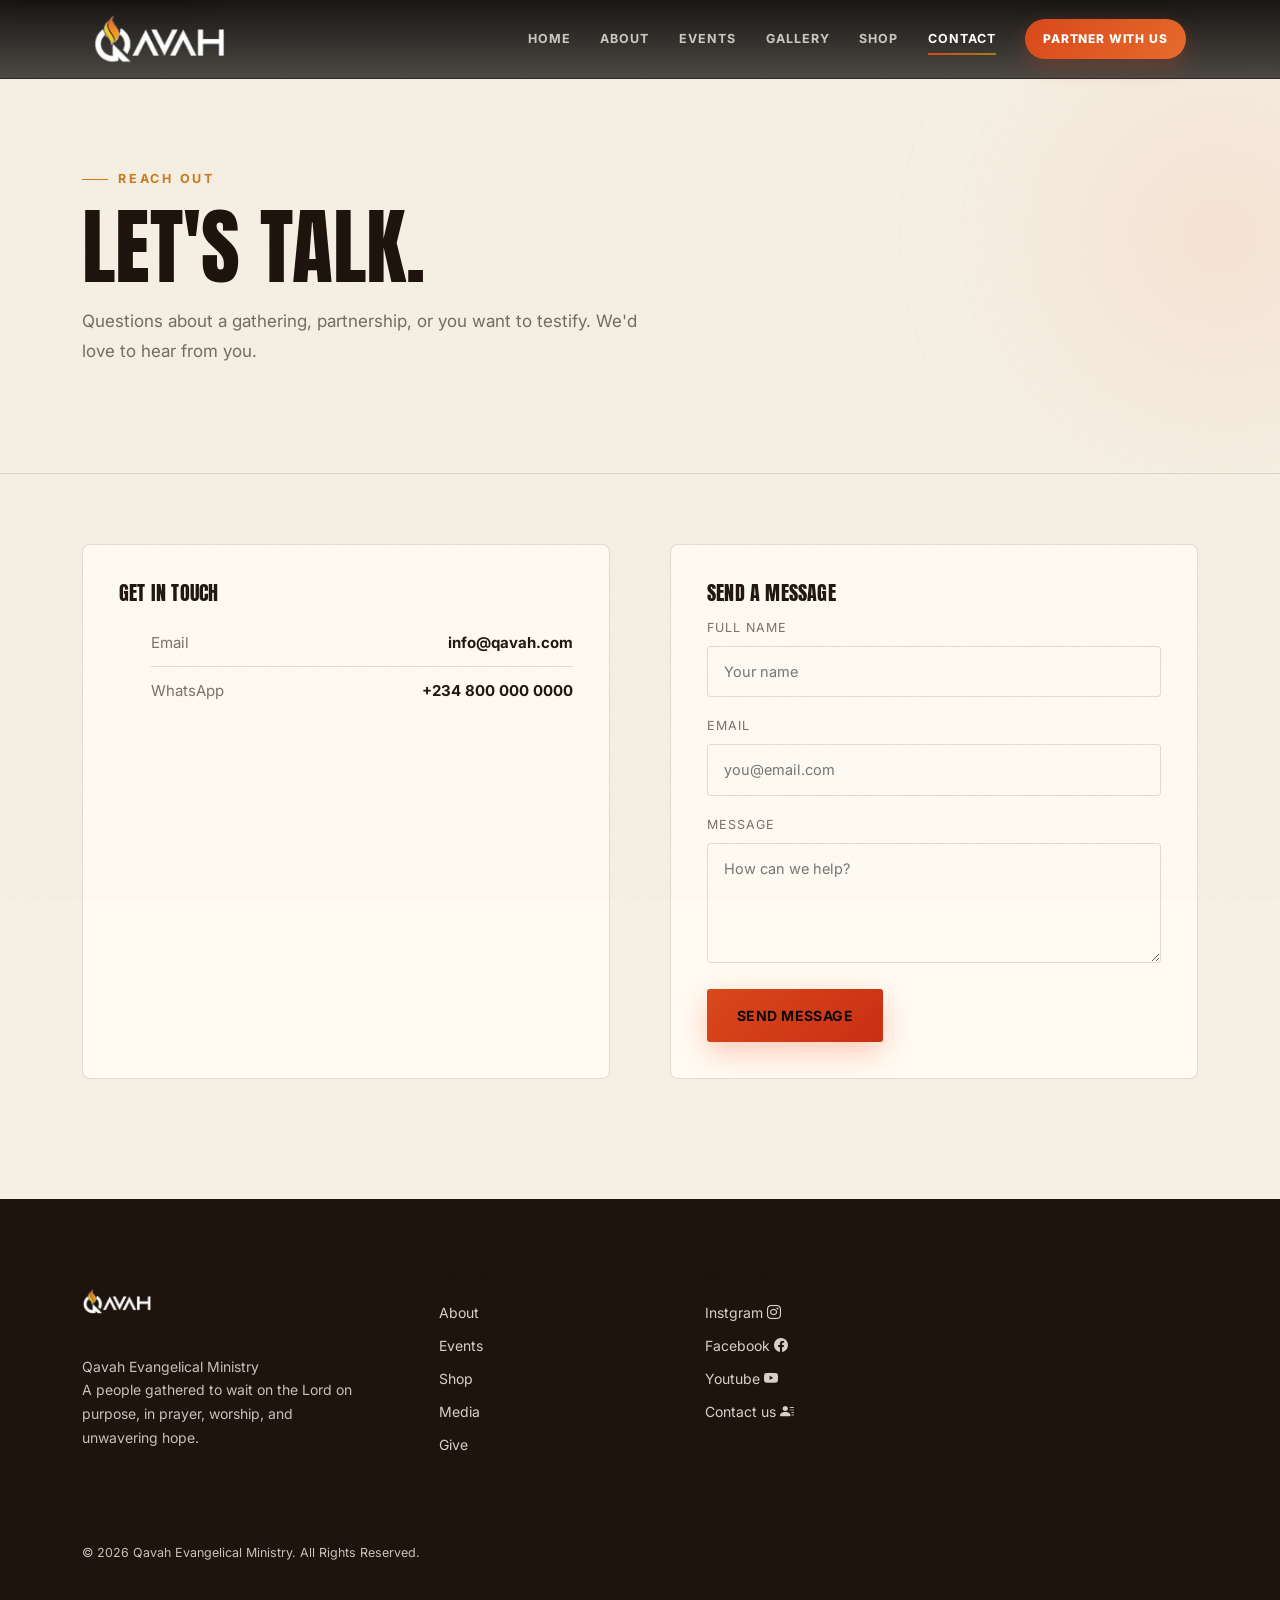
<file: Qavah/contact.html>
<!DOCTYPE html>

<html lang="en">
<head>
<meta charset="utf-8"/>
<meta content="width=device-width, initial-scale=1.0" name="viewport"/>
<title>Contact Qavah Evangelical Ministry</title>
<link href="https://fonts.googleapis.com" rel="preconnect"/>
<link href="https://fonts.googleapis.com/css2?family=Anton&amp;family=Bebas+Neue&amp;family=Caveat:wght@600&amp;family=Inter:wght@400;500;600;700;800&amp;family=Bricolage+Grotesque:opsz,wght@12..96,200..800&amp;display=swap" rel="stylesheet"/>
<link crossorigin="anonymous" href="https://cdn.jsdelivr.net/npm/bootstrap@5.3.7/dist/css/bootstrap.min.css" integrity="sha384-LN+7fdVzj6u52u30Kp6M/trliBMCMKTyK833zpbD+pXdCLuTusPj697FH4R/5mcr" rel="stylesheet"/>
<link href="https://cdn.jsdelivr.net/npm/bootstrap-icons@1.13.1/font/bootstrap-icons.min.css" rel="stylesheet"/>
<link href="assets/css/contact.css" rel="stylesheet"/>
<meta content="Contact Qavah Evangelical Ministry with questions about gatherings, partnerships, testimonies or community." name="description"/><meta content="index, follow, max-image-preview:large" name="robots"/><meta content="website" property="og:type"/><meta content="Qavah Evangelical Ministry" property="og:site_name"/><meta content="Contact Qavah Evangelical Ministry" property="og:title"/><meta content="Contact Qavah Evangelical Ministry with questions about gatherings, partnerships, testimonies or community." property="og:description"/><meta content="https://qavah-snowy.vercel.app/contact.html" property="og:url"/><meta content="https://qavah-snowy.vercel.app/assets/images/hero.jpg" property="og:image"/><meta content="summary_large_image" name="twitter:card"/><meta content="Contact Qavah Evangelical Ministry" name="twitter:title"/><meta content="Contact Qavah Evangelical Ministry with questions about gatherings, partnerships, testimonies or community." name="twitter:description"/><meta content="https://qavah-snowy.vercel.app/assets/images/hero.jpg" name="twitter:image"/><link href="https://qavah-snowy.vercel.app/contact.html" rel="canonical"/><link href="assets/images/logo.png" rel="icon" type="image/png"/><link href="assets/css/polish.css" rel="stylesheet"/><script>document.documentElement.classList.add('js');</script></head>
<body><a class="skip-link" href="#main-content">Skip to main content</a>
<div aria-hidden="true" class="grain"></div>
<header class="qavah-header">
<nav aria-label="Primary navigation" class="navbar navbar-expand-lg navbar-dark">
<div class="container-xl px-4">
<a class="navbar-brand" href="index.html"><img alt="Qavah logo" decoding="async" fetchpriority="high" height="70" loading="eager" src="assets/images/header-logo.png" width="220"/></a>
<button aria-controls="qavahNav" aria-expanded="false" aria-label="Toggle navigation" class="navbar-toggler" data-bs-target="#qavahNav" data-bs-toggle="collapse" type="button"><span class="navbar-toggler-icon"></span></button>
<div class="collapse navbar-collapse" id="qavahNav">
<ul class="navbar-nav ms-auto align-items-lg-center gap-lg-1">
<li class="nav-item"><a class="nav-link" href="index.html">Home</a></li>
<li class="nav-item"><a class="nav-link" href="about.html">About</a></li>
<li class="nav-item"><a class="nav-link" href="events.html">Events</a></li>
<li class="nav-item"><a class="nav-link" href="media.html">Gallery</a></li>
<li class="nav-item"><a class="nav-link" href="shop.html">Shop</a></li>
<li class="nav-item"><a aria-current="page" class="nav-link active" href="contact.html">Contact</a></li>
</ul>
<a class="btn btn-qavah ms-lg-3" href="give.html">Partner with us</a>
</div>
</div>
</nav>
</header>
<main id="main-content" tabindex="-1">
<!-- PAGE HERO -->
<section class="page-hero">
<div aria-hidden="true" class="hero-ring"></div>
<div class="wrap">
<div class="tag">Reach Out</div>
<h1>Let's Talk.</h1>
<p>Questions about a gathering, partnership, or you want to testify. We'd love to hear from you.</p>
</div>
</section>
<!-- CONTACT -->
<section class="about" style="padding-top:70px;">
<div class="wrap two-col">
<div class="info-card">
<h4>Get In Touch</h4>
<ul>
<!-- <li><span>Venue</span><b>Solution Arena, Ogba</b></li>
                        <li><span>City</span><b>Lagos, Nigeria</b></li> -->
<li><span>Email</span><b>info@qavah.com</b></li>
<li><span>WhatsApp</span><b>+234 800 000 0000</b></li>
</ul>
</div>
<div class="info-card">
<h4>Send A Message</h4>
<form onsubmit="event.preventDefault();">
<div class="form-field"><label for="contact-field-1">Full Name</label><input autocomplete="name" id="contact-field-1" name="full_name" placeholder="Your name" required="" type="text"/>
</div>
<div class="form-field"><label for="contact-field-2">Email</label><input autocomplete="email" id="contact-field-2" name="email" placeholder="you@email.com" required="" type="email"/>
</div>
<div class="form-field"><label for="contact-field-3">Message</label><textarea id="contact-field-3" name="message" placeholder="How can we help?" required="" rows="4"></textarea></div>
<button class="btn-primary" style="border:none;cursor:pointer;" type="submit">Send
                            Message</button>
</form>
</div>
</div>
</section>
</main>
<footer>
<div class="wrap">
<div class="footer-grid">
<div>
<div class="footer-brand">
<img alt="Qavah logo" decoding="async" loading="lazy" src="assets/images/qavah.png"/>
</div>
<p class="desc">Qavah Evangelical Ministry <br/> A people gathered to wait on the
                        Lord on purpose, in prayer, worship, and unwavering hope.</p>
</div>
<div class="footer-col">
<h5>Explore</h5>
<a href="about.html">About</a>
<a href="events.html">Events</a>
<a href="shop.html">Shop</a>
<a href="media.html">Media</a>
<a href="give.html">Give</a>
</div>
<div class="footer-col">
<h5>Connect</h5>
<a href="#"> Instgram <i class="bi bi-instagram"></i></a>
<a href="#"> Facebook <i class="bi bi-facebook"></i></a>
<a href="#"> Youtube <i class="bi bi-youtube"></i></a>
<a href="contact.html"> Contact us <i class="bi bi-person-lines-fill"></i></a>
</div>
<!-- <div class="footer-col">
                                            <h5>Visit</h5>
                                            <a href="#">Solution Arena, Ogba</a>
                                            <a href="#">Lagos, Nigeria</a>
                                            <a href="contact.html">Get Directions</a>
                                    </div> -->
</div>
<div class="footer-bottom">
<p>
                    © <span id="year"></span> Qavah Evangelical Ministry. All Rights
                    Reserved.
                </p>
</div>
</div>
</footer>
<script crossorigin="anonymous" integrity="sha384-ndDqU0Gzau9qJ1lfW4pNLlhNTkCfHzAVBReH9diLvGRem5+R9g2FzA8ZGN954O5Q" src="https://cdn.jsdelivr.net/npm/bootstrap@5.3.7/dist/js/bootstrap.bundle.min.js"></script>
<script src="assets/js/contact.js"></script>
<script defer="True" src="assets/js/polish.js"></script></body>
</html>
</file>
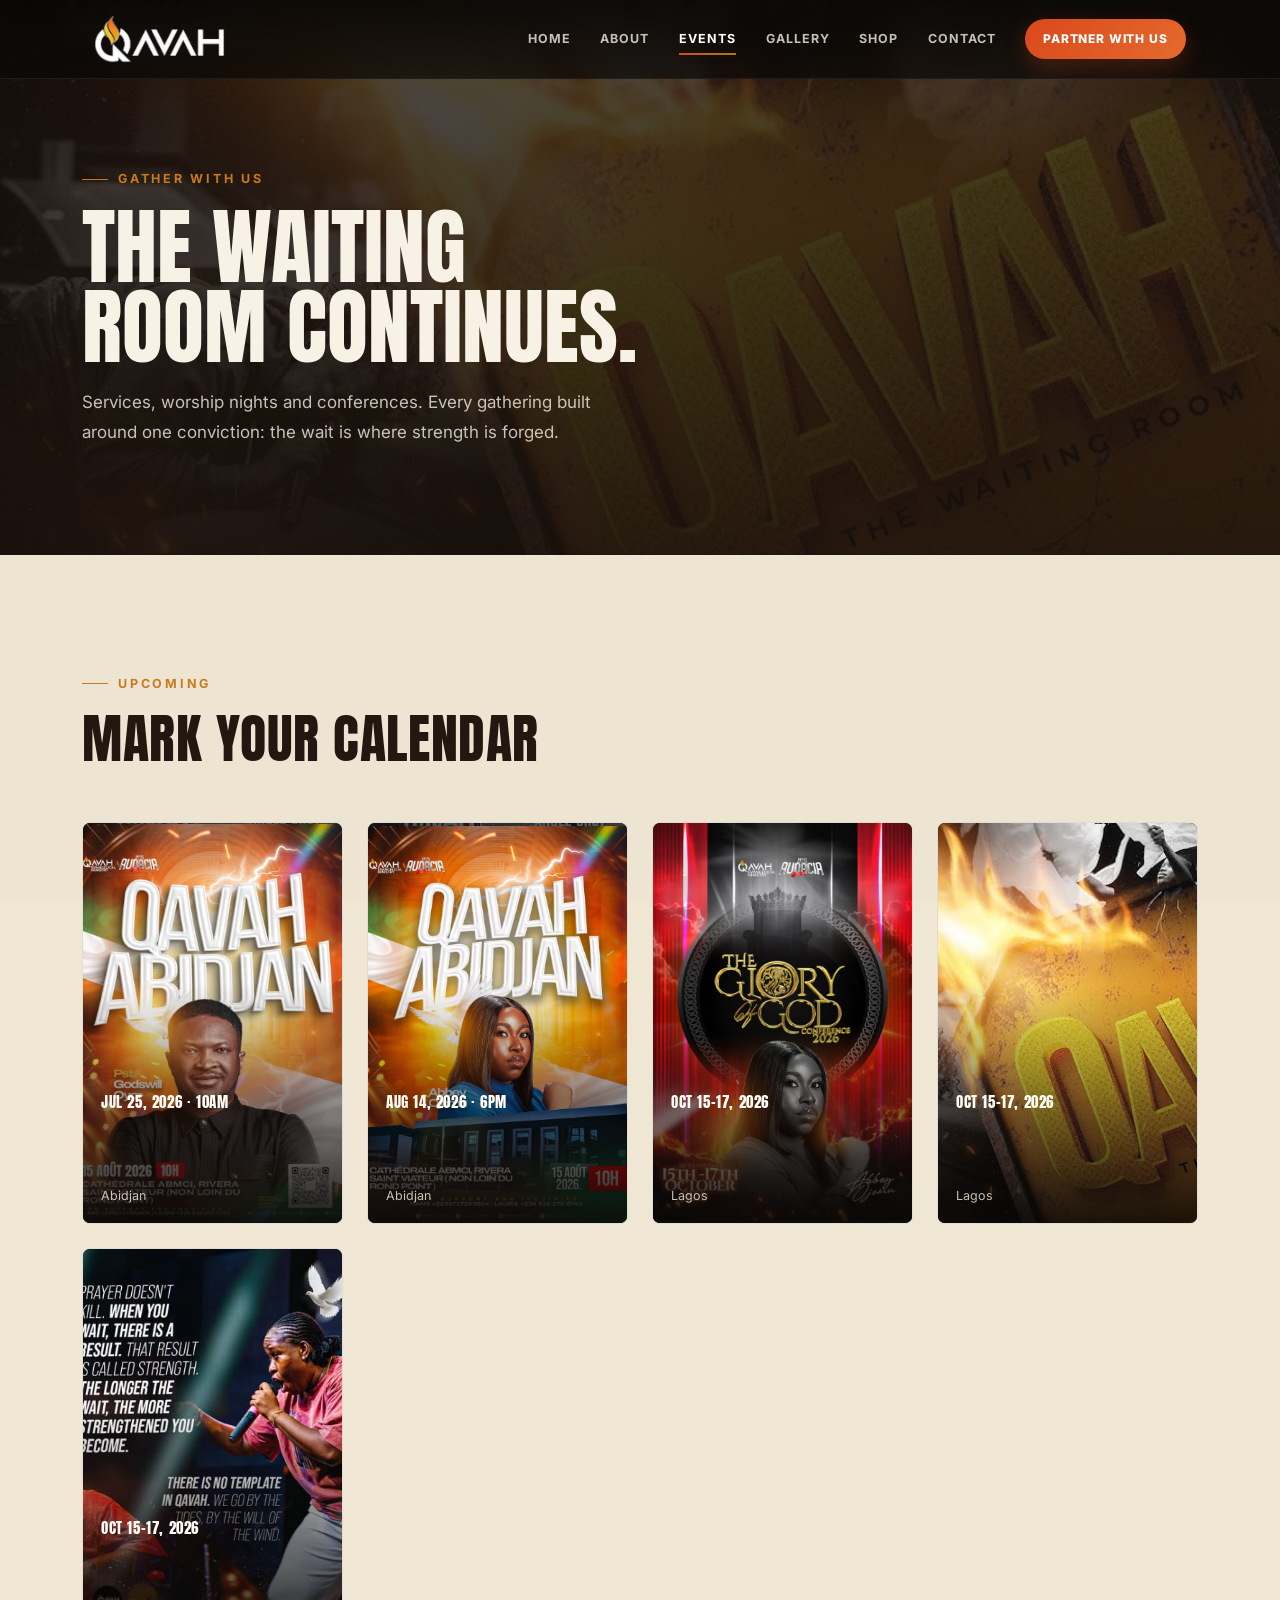
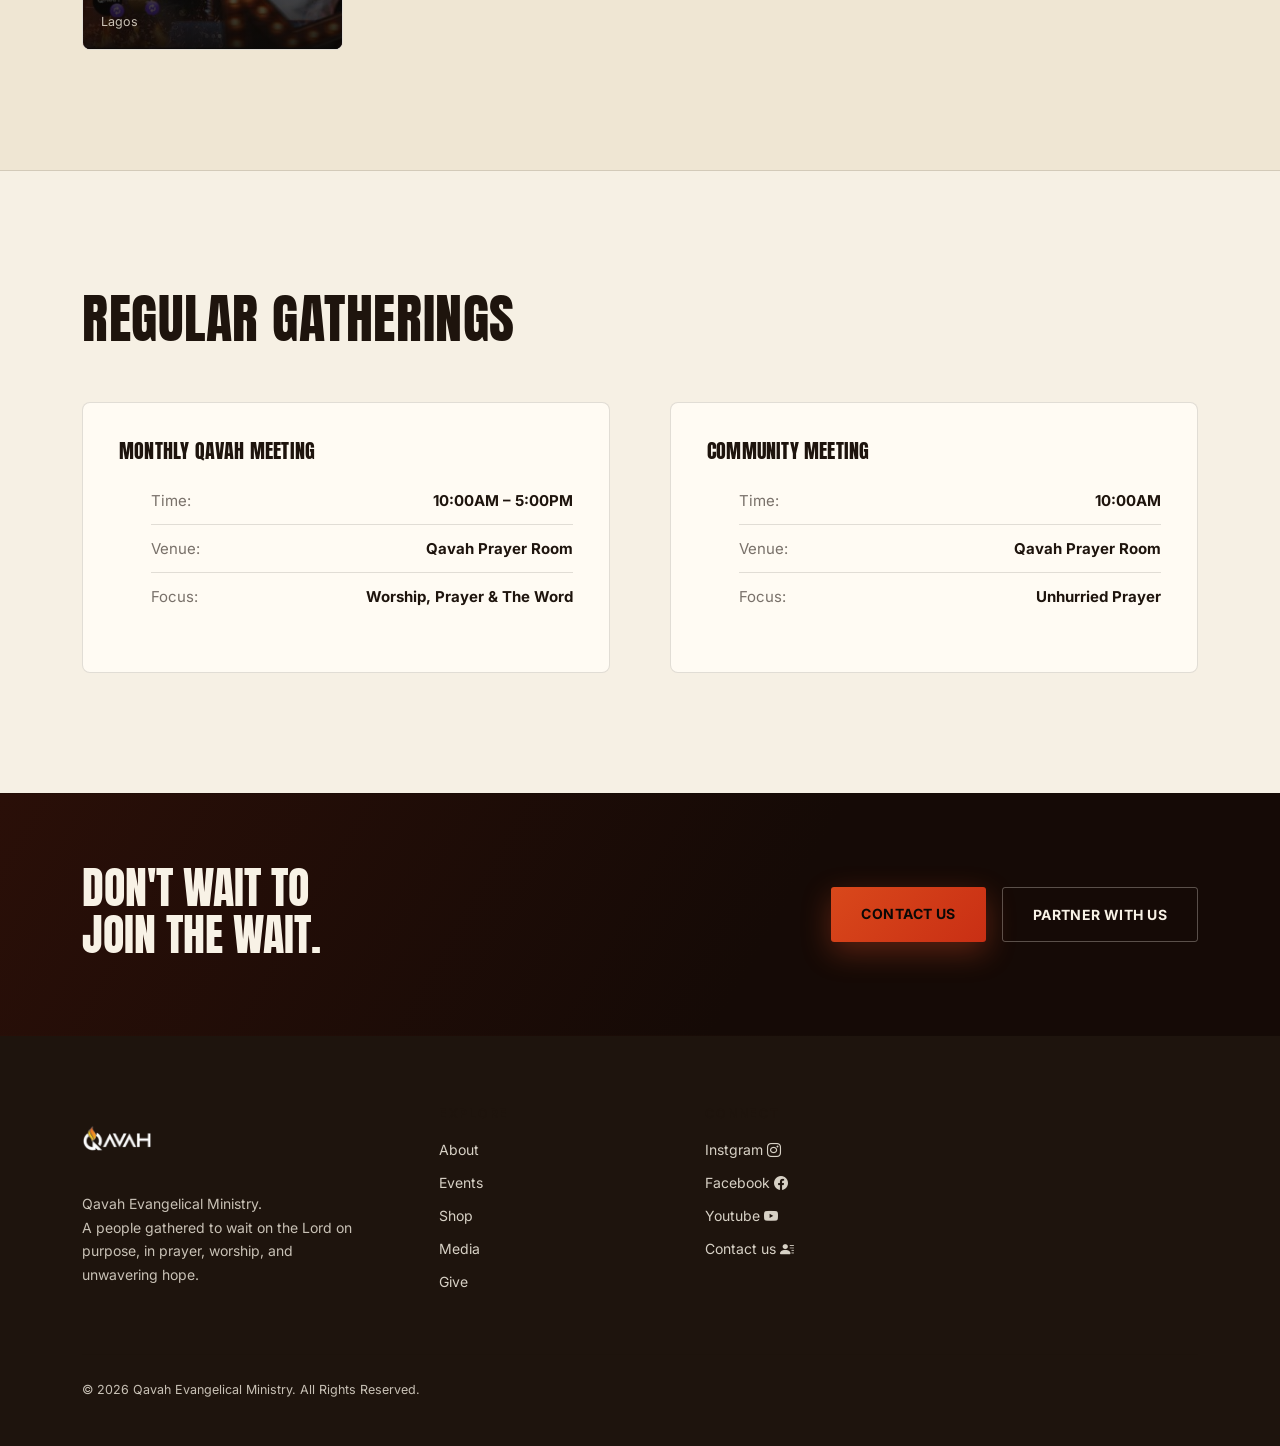
<file: Qavah/events.html>
<!DOCTYPE html>

<html lang="en">
<head>
<meta charset="utf-8"/>
<meta content="width=device-width, initial-scale=1.0" name="viewport"/>
<title>Events | Qavah Evangelical Ministry</title>
<link href="assets/images/logo.png" rel="shortcut icon" type="image/x-icon"/>
<link href="https://fonts.googleapis.com" rel="preconnect">
<link href="https://fonts.googleapis.com/css2?family=Anton&amp;family=Bebas+Neue&amp;family=Caveat:wght@600&amp;family=Inter:wght@400;500;600;700;800&amp;family=Bricolage+Grotesque:opsz,wght@12..96,200..800&amp;display=swap" rel="stylesheet"/>
<link crossorigin="anonymous" href="https://cdn.jsdelivr.net/npm/bootstrap@5.3.7/dist/css/bootstrap.min.css" integrity="sha384-LN+7fdVzj6u52u30Kp6M/trliBMCMKTyK833zpbD+pXdCLuTusPj697FH4R/5mcr" rel="stylesheet"/>
<link href="https://cdn.jsdelivr.net/npm/bootstrap-icons@1.13.1/font/bootstrap-icons.min.css" rel="stylesheet"/>
<link href="assets/css/events.css" rel="stylesheet"/>
</link><meta content="Explore upcoming Qavah gatherings, worship nights, conferences and regular prayer meetings." name="description"/><meta content="index, follow, max-image-preview:large" name="robots"/><meta content="website" property="og:type"/><meta content="Qavah Evangelical Ministry" property="og:site_name"/><meta content="Events | Qavah Evangelical Ministry" property="og:title"/><meta content="Explore upcoming Qavah gatherings, worship nights, conferences and regular prayer meetings." property="og:description"/><meta content="https://qavah-snowy.vercel.app/events.html" property="og:url"/><meta content="https://qavah-snowy.vercel.app/assets/images/hero.jpg" property="og:image"/><meta content="summary_large_image" name="twitter:card"/><meta content="Events | Qavah Evangelical Ministry" name="twitter:title"/><meta content="Explore upcoming Qavah gatherings, worship nights, conferences and regular prayer meetings." name="twitter:description"/><meta content="https://qavah-snowy.vercel.app/assets/images/hero.jpg" name="twitter:image"/><link href="https://qavah-snowy.vercel.app/events.html" rel="canonical"/><link href="assets/css/polish.css" rel="stylesheet"/><script>document.documentElement.classList.add('js');</script></head>
<body><a class="skip-link" href="#main-content">Skip to main content</a>
<div aria-hidden="true" class="grain"></div>
<header class="qavah-header">
<nav aria-label="Primary navigation" class="navbar navbar-expand-lg navbar-dark">
<div class="container-xl px-4">
<a class="navbar-brand" href="index.html"><img alt="Qavah logo" decoding="async" fetchpriority="high" height="70" loading="eager" src="assets/images/header-logo.png" width="220"/></a>
<button aria-controls="qavahNav" aria-expanded="false" aria-label="Toggle navigation" class="navbar-toggler" data-bs-target="#qavahNav" data-bs-toggle="collapse" type="button"><span class="navbar-toggler-icon"></span></button>
<div class="collapse navbar-collapse" id="qavahNav">
<ul class="navbar-nav ms-auto align-items-lg-center gap-lg-1">
<li class="nav-item"><a class="nav-link" href="index.html">Home</a></li>
<li class="nav-item"><a class="nav-link" href="about.html">About</a></li>
<li class="nav-item"><a aria-current="page" class="nav-link active" href="events.html">Events</a></li>
<li class="nav-item"><a class="nav-link" href="media.html">Gallery</a></li>
<li class="nav-item"><a class="nav-link" href="shop.html">Shop</a></li>
<li class="nav-item"><a class="nav-link" href="contact.html">Contact</a></li>
</ul>
<a class="btn btn-qavah ms-lg-3" href="give.html">Partner with us</a>
</div>
</div>
</nav>
</header>
<main id="main-content" tabindex="-1">
<!-- PAGE HERO -->
<section class="page-hero on-photo">
<div class="hero-photo" style="background-image: url('assets/images/q4.jpg');"></div>
<div class="wrap">
<div class="tag">Gather With Us</div>
<h1>The Waiting<br/>Room Continues.</h1>
<p>Services, worship nights and conferences. Every gathering built around one conviction: the wait is
                    where strength is forged.</p>
</div>
</section>
<!-- UPCOMING -->
<section class="events" style="border-top:none;">
<div class="wrap">
<div class="section-head">
<div class="tag">Upcoming</div>
<h2>Mark Your Calendar</h2>
</div>
<div class="merch-grid">
<article class="event-card" style="position:relative;">
<div class="event-media">
<img alt="Qavah: The Waiting Room, Lagos" decoding="async" loading="lazy" src="assets/images/q1.png"/>
</div>
<!-- <div class="event-badge">This Week</div> -->
<div class="event-date">JUL 25, 2026 · 10AM</div>
<div class="event-info">
<!-- <h3>The Waiting Room</h3> -->
<span>Abidjan</span>
</div>
</article>
<article class="event-card" style="position:relative;">
<div class="event-media">
<img alt="Qavah worship night" decoding="async" loading="lazy" src="assets/images/q2.png"/>
</div>
<!-- <div class="event-badge">Worship Night</div> -->
<div class="event-date">AUG 14, 2026 · 6PM</div>
<div class="event-info">
<!-- <h3>Fire Still Burns</h3> -->
<span>Abidjan</span>
</div>
</article>
<article class="event-card" style="position:relative;">
<div class="event-media">
<img alt="The Glory of God Conference 2026" decoding="async" loading="lazy" src="assets/images/q3.png"/>
</div>
<!-- <div class="event-badge">Conference</div> -->
<div class="event-date">OCT 15–17, 2026</div>
<div class="event-info">
<!-- <h3>Glory of God</h3> -->
<span>Lagos</span>
</div>
</article>
<article class="event-card" style="position:relative;">
<div class="event-media">
<img alt="The Glory of God Conference 2026" decoding="async" loading="lazy" src="assets/images/q4.jpg"/>
</div>
<!-- <div class="event-badge">Conference</div> -->
<div class="event-date">OCT 15–17, 2026</div>
<div class="event-info">
<!-- <h3>Glory of God</h3> -->
<span>Lagos</span>
</div>
</article>
<article class="event-card" style="position:relative;">
<div class="event-media">
<img alt="The Glory of God Conference 2026" decoding="async" loading="lazy" src="assets/images/event-worship.jpg"/>
</div>
<!-- <div class="event-badge">Conference</div> -->
<div class="event-date">OCT 15–17, 2026</div>
<div class="event-info">
<!-- <h3>Glory of God</h3> -->
<span>Lagos</span>
</div>
</article>
</div>
</div>
</section>
<!-- RECURRING -->
<section class="about">
<div class="wrap">
<div class="section-head">
<!-- <div class="tag">Every Week</div> -->
<h2>Regular Gatherings</h2>
</div>
<div class="two-col">
<div class="info-card">
<h4>Monthly Qavah Meeting</h4>
<ul>
<li><span>Time:</span><b>10:00AM – 5:00PM</b></li>
<li><span>Venue:</span><b>Qavah Prayer Room</b></li>
<li><span>Focus:</span><b>Worship, Prayer &amp; The Word</b></li>
</ul>
</div>
<div class="info-card">
<h4>Community Meeting</h4>
<ul>
<li><span>Time:</span><b>10:00AM</b></li>
<li><span>Venue:</span><b>Qavah Prayer Room</b></li>
<li><span>Focus:</span><b>Unhurried Prayer</b></li>
</ul>
</div>
</div>
</div>
</section>
<!-- CTA -->
<section class="cta-band" style="padding:0;">
<div class="wrap">
<h3>Don't wait to<br>join the wait.</br></h3>
<div class="cta-band-actions">
<a class="btn-primary" href="contact.html">Contact Us</a>
<a class="btn-ghost" href="give.html">Partner With Us</a>
</div>
</div>
</section>
</main>
<footer>
<div class="wrap">
<div class="footer-grid">
<div>
<div class="footer-brand">
<img alt="Qavah logo" decoding="async" loading="lazy" src="assets/images/qavah.png"/>
</div>
<p class="desc">Qavah Evangelical Ministry. <br/> A people gathered to wait on the
                        Lord on purpose, in prayer, worship, and unwavering hope.</p>
</div>
<div class="footer-col">
<h5>Explore</h5>
<a href="about.html">About</a>
<a href="events.html">Events</a>
<a href="shop.html">Shop</a>
<a href="media.html">Media</a>
<a href="give.html">Give</a>
</div>
<div class="footer-col">
<h5>Connect</h5>
<a href="#"> Instgram <i class="bi bi-instagram"></i></a>
<a href="#"> Facebook <i class="bi bi-facebook"></i></a>
<a href="#"> Youtube <i class="bi bi-youtube"></i></a>
<a href="contact.html"> Contact us <i class="bi bi-person-lines-fill"></i></a>
</div>
<!-- <div class="footer-col">
                                                <h5>Visit</h5>
                                                <a href="#">Solution Arena, Ogba</a>
                                                <a href="#">Lagos, Nigeria</a>
                                                <a href="contact.html">Get Directions</a>
                                        </div> -->
</div>
<div class="footer-bottom">
<p>
                    © <span id="year"></span> Qavah Evangelical Ministry. All Rights
                    Reserved.
                </p>
</div>
</div>
</footer>
<script crossorigin="anonymous" integrity="sha384-ndDqU0Gzau9qJ1lfW4pNLlhNTkCfHzAVBReH9diLvGRem5+R9g2FzA8ZGN954O5Q" src="https://cdn.jsdelivr.net/npm/bootstrap@5.3.7/dist/js/bootstrap.bundle.min.js"></script>
<script src="assets/js/events.js"></script>
<script defer="True" src="assets/js/polish.js"></script></body>
</html>
</file>
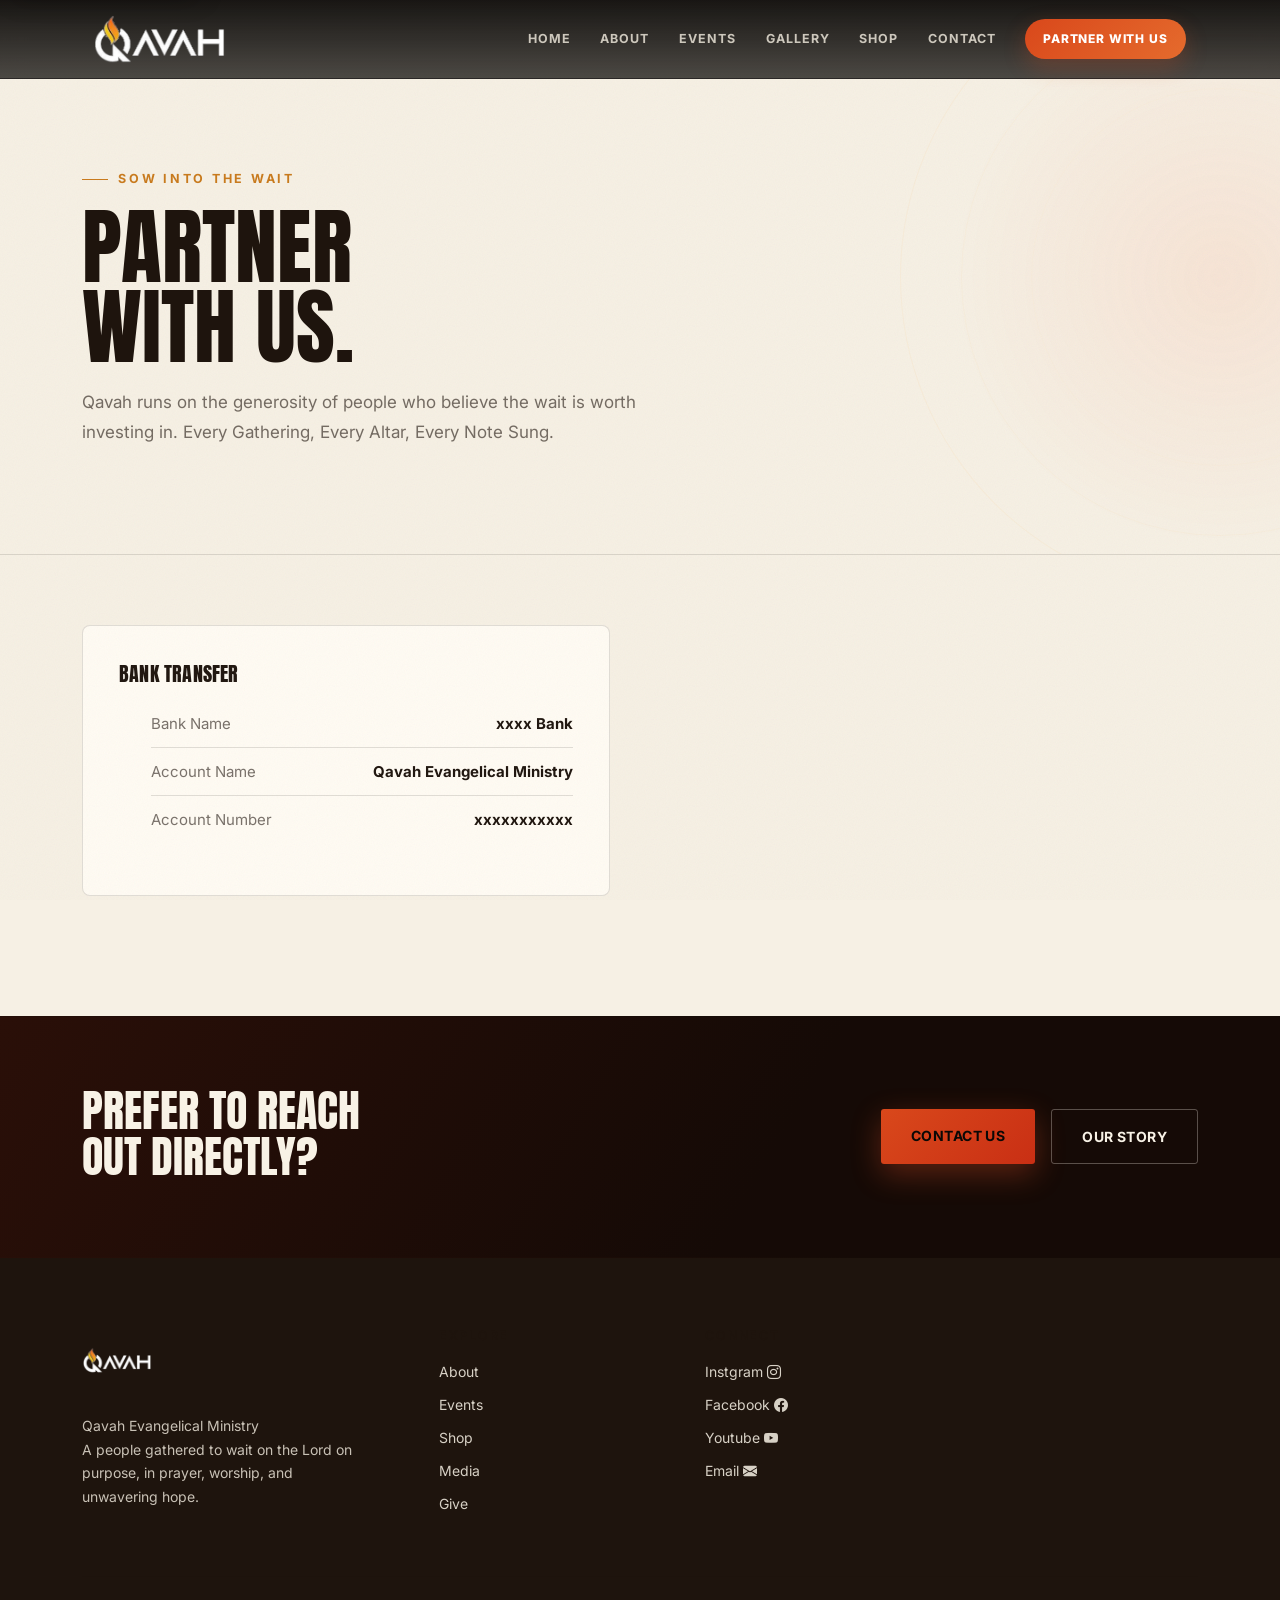
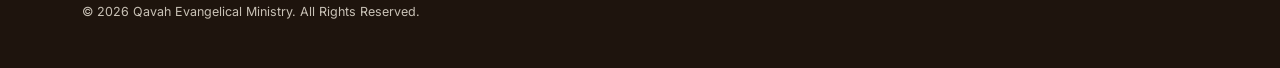
<file: Qavah/give.html>
<!DOCTYPE html>

<html lang="en">
<head>
<meta charset="utf-8"/>
<meta content="width=device-width, initial-scale=1.0" name="viewport"/>
<title>Give &amp; Partner | Qavah Evangelical Ministry</title>
<link href="assets/images/logo.png" rel="shortcut icon" type="image/x-icon"/>
<link href="https://fonts.googleapis.com" rel="preconnect">
<link href="https://fonts.googleapis.com/css2?family=Anton&amp;family=Bebas+Neue&amp;family=Caveat:wght@600&amp;family=Inter:wght@400;500;600;700;800&amp;family=Bricolage+Grotesque:opsz,wght@12..96,200..800&amp;display=swap" rel="stylesheet"/>
<link crossorigin="anonymous" href="https://cdn.jsdelivr.net/npm/bootstrap@5.3.7/dist/css/bootstrap.min.css" integrity="sha384-LN+7fdVzj6u52u30Kp6M/trliBMCMKTyK833zpbD+pXdCLuTusPj697FH4R/5mcr" rel="stylesheet"/>
<link href="https://cdn.jsdelivr.net/npm/bootstrap-icons@1.13.1/font/bootstrap-icons.min.css" rel="stylesheet"/>
<link href="assets/css/give.css" rel="stylesheet"/>
</link><meta content="Partner with Qavah Evangelical Ministry and support prayer gatherings, worship, discipleship and ministry outreach." name="description"/><meta content="index, follow, max-image-preview:large" name="robots"/><meta content="website" property="og:type"/><meta content="Qavah Evangelical Ministry" property="og:site_name"/><meta content="Give &amp; Partner | Qavah Evangelical Ministry" property="og:title"/><meta content="Partner with Qavah Evangelical Ministry and support prayer gatherings, worship, discipleship and ministry outreach." property="og:description"/><meta content="https://qavah-snowy.vercel.app/give.html" property="og:url"/><meta content="https://qavah-snowy.vercel.app/assets/images/hero.jpg" property="og:image"/><meta content="summary_large_image" name="twitter:card"/><meta content="Give &amp; Partner | Qavah Evangelical Ministry" name="twitter:title"/><meta content="Partner with Qavah Evangelical Ministry and support prayer gatherings, worship, discipleship and ministry outreach." name="twitter:description"/><meta content="https://qavah-snowy.vercel.app/assets/images/hero.jpg" name="twitter:image"/><link href="https://qavah-snowy.vercel.app/give.html" rel="canonical"/><link href="assets/css/polish.css" rel="stylesheet"/><script>document.documentElement.classList.add('js');</script></head>
<body><a class="skip-link" href="#main-content">Skip to main content</a>
<div aria-hidden="true" class="grain"></div>
<header class="qavah-header">
<nav aria-label="Primary navigation" class="navbar navbar-expand-lg navbar-dark">
<div class="container-xl px-4">
<a class="navbar-brand" href="index.html"><img alt="Qavah logo" decoding="async" fetchpriority="high" height="70" loading="eager" src="assets/images/header-logo.png" width="220"/></a>
<button aria-controls="qavahNav" aria-expanded="false" aria-label="Toggle navigation" class="navbar-toggler" data-bs-target="#qavahNav" data-bs-toggle="collapse" type="button"><span class="navbar-toggler-icon"></span></button>
<div class="collapse navbar-collapse" id="qavahNav">
<ul class="navbar-nav ms-auto align-items-lg-center gap-lg-1">
<li class="nav-item"><a class="nav-link" href="index.html">Home</a></li>
<li class="nav-item"><a class="nav-link" href="about.html">About</a></li>
<li class="nav-item"><a class="nav-link" href="events.html">Events</a></li>
<li class="nav-item"><a class="nav-link" href="media.html">Gallery</a></li>
<li class="nav-item"><a class="nav-link" href="shop.html">Shop</a></li>
<li class="nav-item"><a class="nav-link" href="contact.html">Contact</a></li>
</ul>
<a class="btn btn-qavah ms-lg-3" href="give.html">Partner with us</a>
</div>
</div>
</nav>
</header>
<main id="main-content" tabindex="-1">
<!-- PAGE HERO -->
<section class="page-hero">
<div aria-hidden="true" class="hero-ring"></div>
<div class="wrap">
<div class="tag">Sow Into The Wait</div>
<h1>Partner<br/>With Us.</h1>
<p>Qavah runs on the generosity of people who believe the wait is worth investing in. Every Gathering,
                    Every Altar, Every Note Sung.</p>
</div>
</section>
<!-- GIVING OPTIONS -->
<section class="about" style="padding-top:70px;">
<div class="wrap">
<div class="two-col">
<div class="info-card">
<h4>Bank Transfer</h4>
<ul>
<li><span>Bank Name</span><b>xxxx Bank</b></li>
<li><span>Account Name</span><b>Qavah Evangelical Ministry</b></li>
<li><span>Account Number</span><b>xxxxxxxxxxx</b></li>
</ul>
</div>
<!-- <div class="info-card">
                        <h4>Ways To Give</h4>
                        <ul>
                            <li><span>Tithes &amp; Offering</span><b>Weekly</b></li>
                            <li><span>Building Fund</span><b>Ongoing</b></li>
                            <li><span>Conference Support</span><b>Per Event</b></li>
                        </ul>
                    </div> -->
</div>
</div>
</section>
<!-- CTA -->
<section class="cta-band" style="padding:0;">
<div class="wrap">
<h3>Prefer to reach<br/>out directly?</h3>
<div class="cta-band-actions">
<a class="btn-primary" href="contact.html">Contact Us</a>
<a class="btn-ghost" href="about.html">Our Story</a>
</div>
</div>
</section>
</main>
<footer>
<div class="wrap">
<div class="footer-grid">
<div>
<div class="footer-brand">
<img alt="Qavah logo" decoding="async" loading="lazy" src="assets/images/qavah.png"/>
</div>
<p class="desc">Qavah Evangelical Ministry <br/> A people gathered to wait on the Lord on purpose, in
                        prayer, worship, and unwavering hope.</p>
</div>
<div class="footer-col">
<h5>Explore</h5>
<a href="about.html">About</a>
<a href="events.html">Events</a>
<a href="shop.html">Shop</a>
<a href="media.html">Media</a>
<a href="give.html">Give</a>
</div>
<div class="footer-col">
<h5>Connect</h5>
<a href="#"> Instgram <i class="bi bi-instagram"></i></a>
<a href="#"> Facebook <i class="bi bi-facebook"></i></a>
<a href="#"> Youtube <i class="bi bi-youtube"></i></a>
<a href="contact.html"> Email <i class="bi bi-envelope-fill"></i></a>
</div>
<!-- <div class="footer-col">
                    <h5>Visit</h5>
                    <a href="#">Solution Arena, Ogba</a>
                    <a href="#">Lagos, Nigeria</a>
                    <a href="contact.html">Get Directions</a>
                </div> -->
</div>
<div class="footer-bottom">
<p>
                    © <span id="year"></span> Qavah Evangelical Ministry. All Rights
                    Reserved.
                </p>
</div>
</div>
</footer>
<script crossorigin="anonymous" integrity="sha384-ndDqU0Gzau9qJ1lfW4pNLlhNTkCfHzAVBReH9diLvGRem5+R9g2FzA8ZGN954O5Q" src="https://cdn.jsdelivr.net/npm/bootstrap@5.3.7/dist/js/bootstrap.bundle.min.js"></script>
<script src="assets/js/give.js"></script>
<script defer="True" src="assets/js/polish.js"></script></body>
</html>
</file>
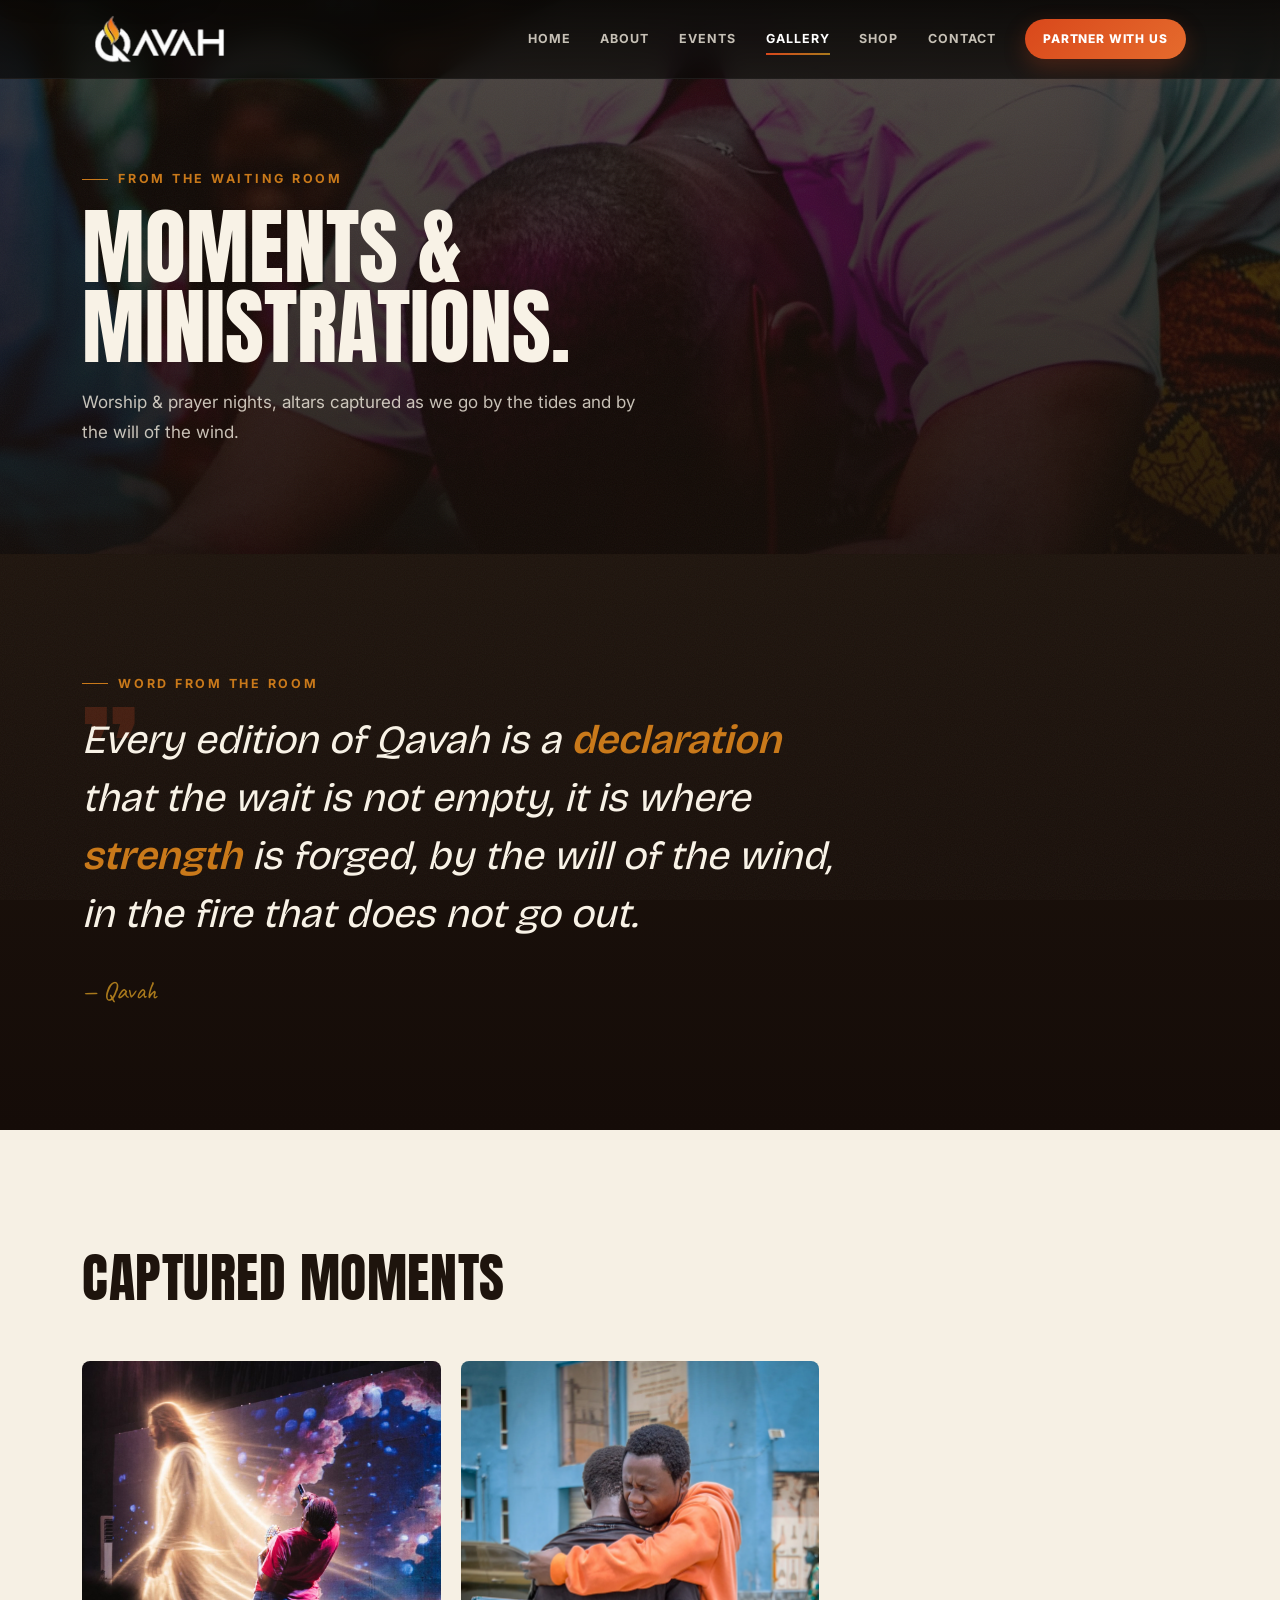
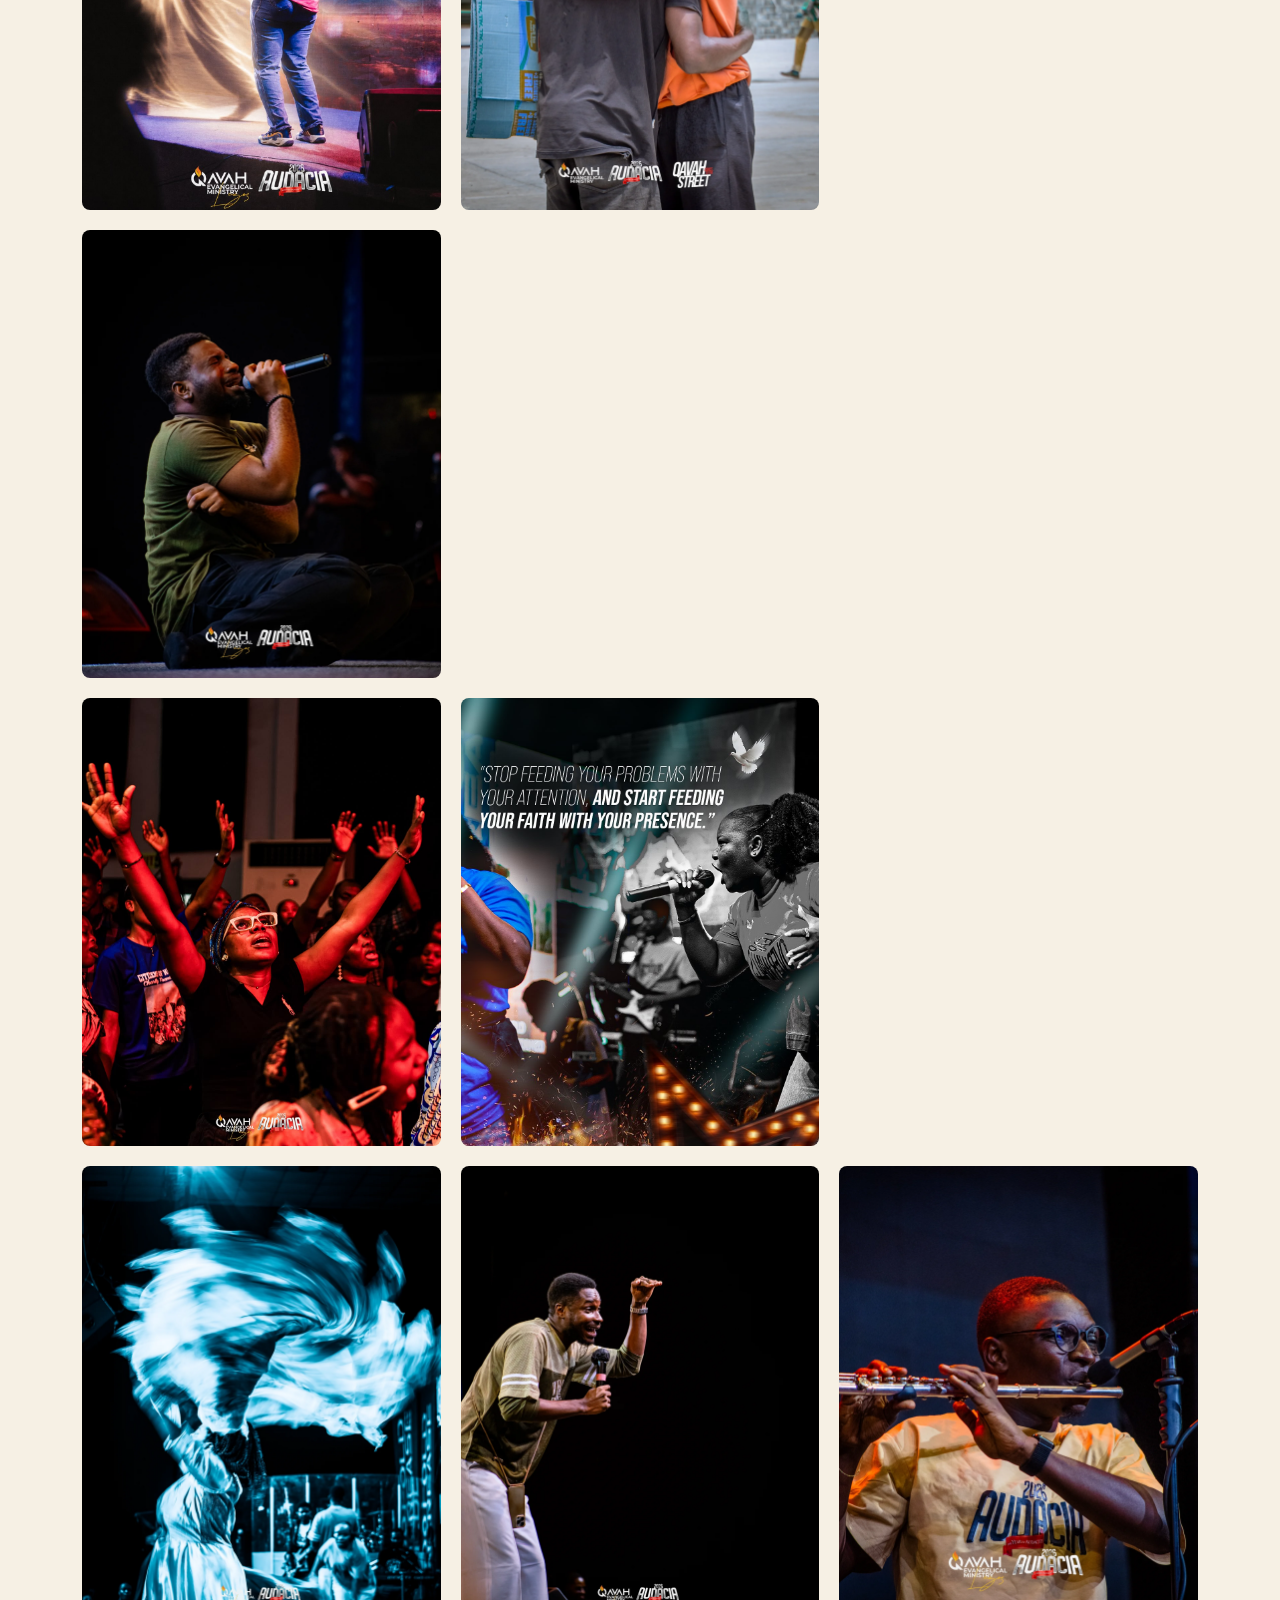
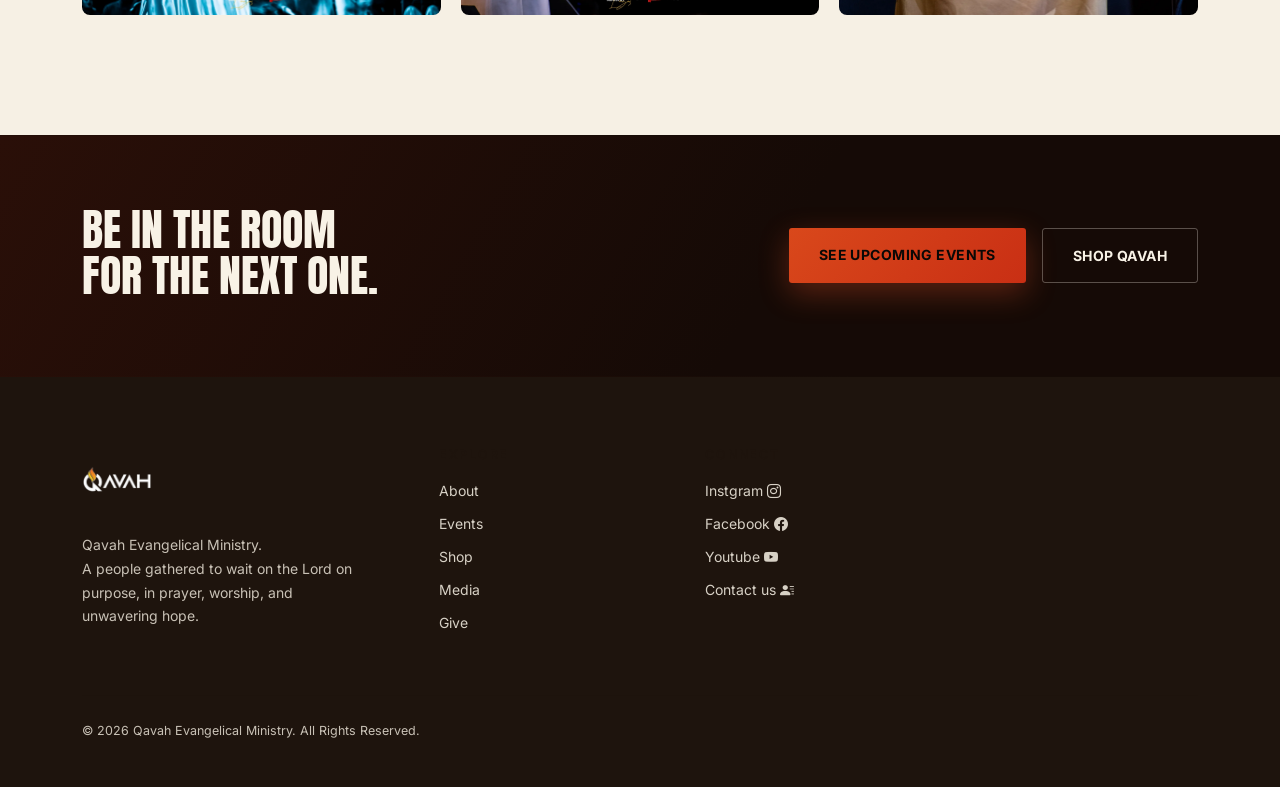
<file: Qavah/media.html>
<!DOCTYPE html>

<html lang="en">
<head>
<meta charset="utf-8"/>
<meta content="width=device-width, initial-scale=1.0" name="viewport"/>
<title>Gallery | Qavah Evangelical Ministry</title>
<link href="assets/images/logo.png" rel="shortcut icon" type="image/x-icon"/>
<link href="https://fonts.googleapis.com" rel="preconnect">
<link href="https://fonts.googleapis.com/css2?family=Anton&amp;family=Bebas+Neue&amp;family=Caveat:wght@600&amp;family=Inter:wght@400;500;600;700;800&amp;family=Bricolage+Grotesque:opsz,wght@12..96,200..800&amp;display=swap" rel="stylesheet"/>
<link crossorigin="anonymous" href="https://cdn.jsdelivr.net/npm/bootstrap@5.3.7/dist/css/bootstrap.min.css" integrity="sha384-LN+7fdVzj6u52u30Kp6M/trliBMCMKTyK833zpbD+pXdCLuTusPj697FH4R/5mcr" rel="stylesheet">
<link href="https://cdn.jsdelivr.net/npm/bootstrap-icons@1.13.1/font/bootstrap-icons.min.css" rel="stylesheet"/>
<link href="assets/css/media.css" rel="stylesheet"/>
</link></link><meta content="View moments from Qavah worship gatherings, prayer meetings and ministry events." name="description"/><meta content="index, follow, max-image-preview:large" name="robots"/><meta content="website" property="og:type"/><meta content="Qavah Evangelical Ministry" property="og:site_name"/><meta content="Gallery | Qavah Evangelical Ministry" property="og:title"/><meta content="View moments from Qavah worship gatherings, prayer meetings and ministry events." property="og:description"/><meta content="https://qavah-snowy.vercel.app/media.html" property="og:url"/><meta content="https://qavah-snowy.vercel.app/assets/images/hero.jpg" property="og:image"/><meta content="summary_large_image" name="twitter:card"/><meta content="Gallery | Qavah Evangelical Ministry" name="twitter:title"/><meta content="View moments from Qavah worship gatherings, prayer meetings and ministry events." name="twitter:description"/><meta content="https://qavah-snowy.vercel.app/assets/images/hero.jpg" name="twitter:image"/><link href="https://qavah-snowy.vercel.app/media.html" rel="canonical"/><link href="assets/css/polish.css" rel="stylesheet"/><script>document.documentElement.classList.add('js');</script></head>
<body><a class="skip-link" href="#main-content">Skip to main content</a>
<div aria-hidden="true" class="grain"></div>
<header class="qavah-header">
<nav aria-label="Primary navigation" class="navbar navbar-expand-lg navbar-dark">
<div class="container-xl px-4">
<a class="navbar-brand" href="index.html"><img alt="Qavah logo" decoding="async" fetchpriority="high" height="70" loading="eager" src="assets/images/header-logo.png" width="220"/></a>
<button aria-controls="qavahNav" aria-expanded="false" aria-label="Toggle navigation" class="navbar-toggler" data-bs-target="#qavahNav" data-bs-toggle="collapse" type="button"><span class="navbar-toggler-icon"></span></button>
<div class="collapse navbar-collapse" id="qavahNav">
<ul class="navbar-nav ms-auto align-items-lg-center gap-lg-1">
<li class="nav-item"><a class="nav-link" href="index.html">Home</a></li>
<li class="nav-item"><a class="nav-link" href="about.html">About</a></li>
<li class="nav-item"><a class="nav-link" href="events.html">Events</a></li>
<li class="nav-item"><a aria-current="page" class="nav-link active" href="media.html">Gallery</a></li>
<li class="nav-item"><a class="nav-link" href="shop.html">Shop</a></li>
<li class="nav-item"><a class="nav-link" href="contact.html">Contact</a></li>
</ul>
<a class="btn btn-qavah ms-lg-3" href="give.html">Partner with us</a>
</div>
</div>
</nav>
</header>
<main id="main-content" tabindex="-1">
<!-- PAGE HERO -->
<section class="page-hero on-photo">
<div class="hero-photo" style="background-image:url('assets/images/q5.jpg')"></div>
<div class="wrap">
<div class="tag">From The Waiting Room</div>
<h1>Moments &amp;<br/>Ministrations.</h1>
<p>Worship &amp; prayer nights, altars captured as we go by the tides and by the will of the wind.</p>
</div>
</section>
<!-- QUOTE -->
<section class="quote-section">
<div class="wrap">
<div class="tag">Word From The Room</div>
<span aria-hidden="true" class="quote-mark">”</span>
<blockquote>Every edition of Qavah is a <span class="hl">declaration</span> that the wait is not
                    empty, it is where <span class="hl">strength</span> is forged, by the will of the wind, in the fire
                    that does not go out.</blockquote>
<div class="quote-attr">— Qavah</div>
</div>
</section>
<!-- GALLERY -->
<section class="about">
<div class="wrap">
<div class="section-head">
<!-- <div class="tag">Gallery</div> -->
<h2>Captured Moments</h2>
</div>
<div class="gallery-grid">
<div class="gallery-item"><img alt="The Waiting Room Lagos" decoding="async" loading="lazy" src="assets/images/qa1.jpg"/></div>
<div class="gallery-item"><img alt="Worship night altar" decoding="async" loading="lazy" src="assets/images/qa2.webp"/></div>
<div class="gallery-item"><img alt="Worship night altar" decoding="async" loading="lazy" src="assets/images/qa3.jpg"/></div>
<div class="gallery-item"><img alt="Worship night altar" decoding="async" loading="lazy" src="assets/images/qa4.webp"/></div>
<div class="gallery-item"><img alt="Worship night altar" decoding="async" loading="lazy" src="assets/images/qa5.jpg"/></div>
<div class="gallery-item"><img alt="Worship night altar" decoding="async" loading="lazy" src="assets/images/qa6.jpg"/></div>
<div class="gallery-item"><img alt="Worship night altar" decoding="async" loading="lazy" src="assets/images/qa7.jpg"/></div>
<div class="gallery-item"><img alt="Worship night altar" decoding="async" loading="lazy" src="assets/images/qa8.jpg"/></div>
<div class="gallery-item"><img alt="Worship night altar" decoding="async" loading="lazy" src="assets/images/qa9.jpg"/></div>
<div class="gallery-item"><img alt="Worship night altar" decoding="async" loading="lazy" src="assets/images/qa10.webp"/></div>
<div class="gallery-item"><img alt="Worship night altar" decoding="async" loading="lazy" src="assets/images/qa11.webp"/></div>
<div class="gallery-item"><img alt="Worship night altar" decoding="async" loading="lazy" src="assets/images/qa12.webp"/></div>
</div>
</div>
</section>
<!-- CTA -->
<section class="cta-band" style="padding:0;">
<div class="wrap">
<h3>Be in the room<br/>for the next one.</h3>
<div class="cta-band-actions">
<a class="btn-primary" href="events.html">See Upcoming Events</a>
<a class="btn-ghost" href="shop.html">Shop Qavah</a>
</div>
</div>
</section>
</main>
<footer>
<div class="wrap">
<div class="footer-grid">
<div>
<div class="footer-brand">
<img alt="Qavah logo" decoding="async" loading="lazy" src="assets/images/qavah.png"/>
</div>
<p class="desc">Qavah Evangelical Ministry. <br/> A people gathered to wait on the
                        Lord on purpose, in prayer, worship, and unwavering hope.</p>
</div>
<div class="footer-col">
<h5>Explore</h5>
<a href="about.html">About</a>
<a href="events.html">Events</a>
<a href="shop.html">Shop</a>
<a href="media.html">Media</a>
<a href="give.html">Give</a>
</div>
<div class="footer-col">
<h5>Connect</h5>
<a href="#"> Instgram <i class="bi bi-instagram"></i></a>
<a href="#"> Facebook <i class="bi bi-facebook"></i></a>
<a href="#"> Youtube <i class="bi bi-youtube"></i></a>
<a href="contact.html"> Contact us <i class="bi bi-person-lines-fill"></i></a>
</div>
<!-- <div class="footer-col">
                                        <h5>Visit</h5>
                                        <a href="#">Solution Arena, Ogba</a>
                                        <a href="#">Lagos, Nigeria</a>
                                        <a href="contact.html">Get Directions</a>
                                </div> -->
</div>
<div class="footer-bottom">
<p>
                    © <span id="year"></span> Qavah Evangelical Ministry. All Rights
                    Reserved.
                </p>
</div>
</div>
</footer>
<script crossorigin="anonymous" integrity="sha384-ndDqU0Gzau9qJ1lfW4pNLlhNTkCfHzAVBReH9diLvGRem5+R9g2FzA8ZGN954O5Q" src="https://cdn.jsdelivr.net/npm/bootstrap@5.3.7/dist/js/bootstrap.bundle.min.js"></script>
<script src="assets/js/media.js"></script>
<script defer="True" src="assets/js/polish.js"></script></body>
</html>
</file>
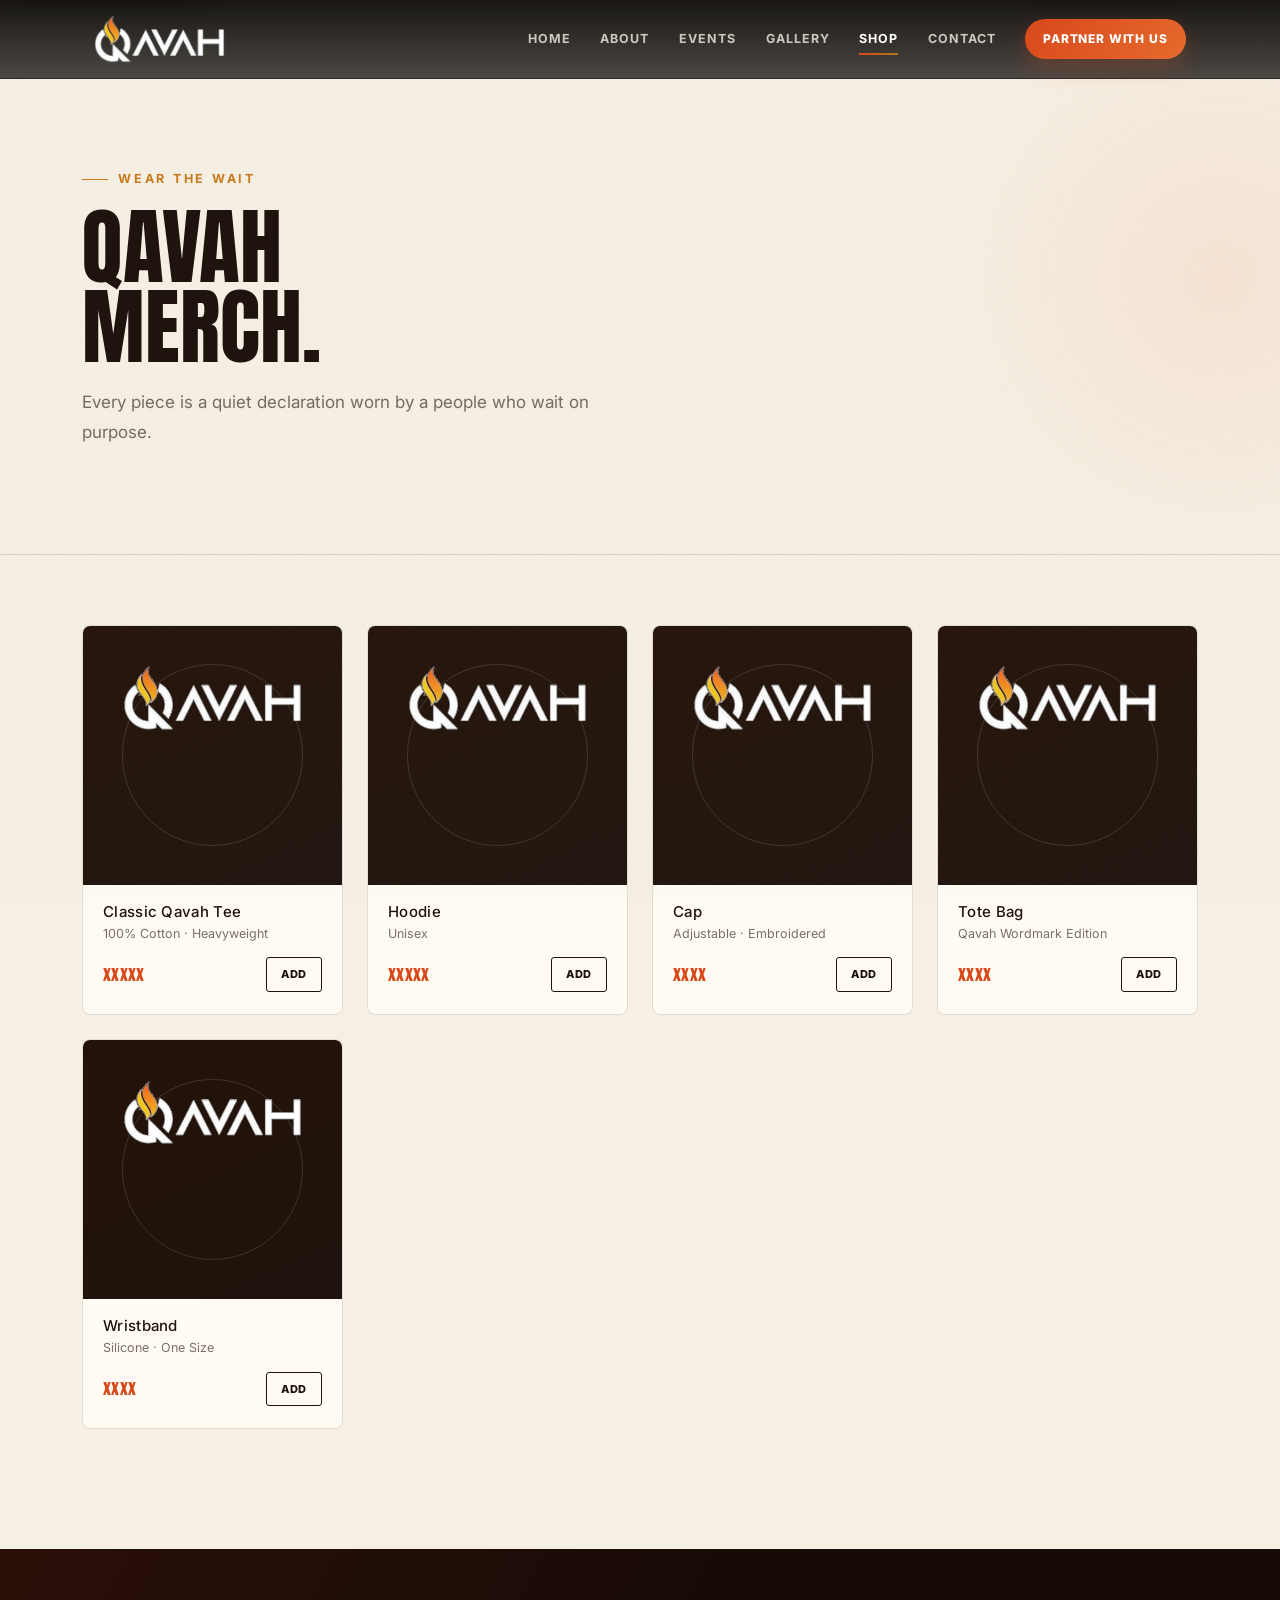
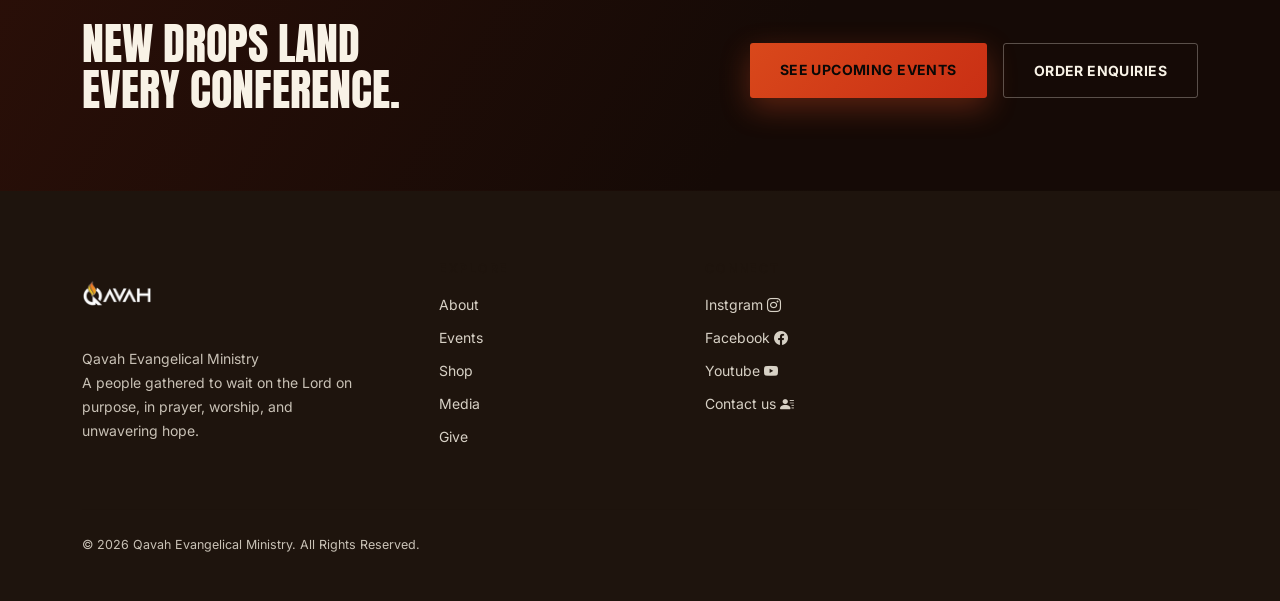
<file: Qavah/shop.html>
<!DOCTYPE html>

<html lang="en">
<head>
<meta charset="utf-8"/>
<meta content="width=device-width, initial-scale=1.0" name="viewport"/>
<title>Qavah Shop | Ministry Merchandise</title>
<link href="assets/images/logo.png" rel="shortcut icon" type="image/x-icon"/>
<link href="https://fonts.googleapis.com" rel="preconnect">
<link href="https://fonts.googleapis.com/css2?family=Anton&amp;family=Bebas+Neue&amp;family=Caveat:wght@600&amp;family=Inter:wght@400;500;600;700;800&amp;family=Bricolage+Grotesque:opsz,wght@12..96,200..800&amp;display=swap" rel="stylesheet"/>
<link crossorigin="anonymous" href="https://cdn.jsdelivr.net/npm/bootstrap@5.3.7/dist/css/bootstrap.min.css" integrity="sha384-LN+7fdVzj6u52u30Kp6M/trliBMCMKTyK833zpbD+pXdCLuTusPj697FH4R/5mcr" rel="stylesheet"/>
<link href="https://cdn.jsdelivr.net/npm/bootstrap-icons@1.13.1/font/bootstrap-icons.min.css" rel="stylesheet"/>
<link href="assets/css/shop.css" rel="stylesheet"/>
</link><meta content="Explore Qavah ministry merchandise created for people who wait on God with faith and purpose." name="description"/><meta content="index, follow, max-image-preview:large" name="robots"/><meta content="website" property="og:type"/><meta content="Qavah Evangelical Ministry" property="og:site_name"/><meta content="Qavah Shop | Ministry Merchandise" property="og:title"/><meta content="Explore Qavah ministry merchandise created for people who wait on God with faith and purpose." property="og:description"/><meta content="https://qavah-snowy.vercel.app/shop.html" property="og:url"/><meta content="https://qavah-snowy.vercel.app/assets/images/hero.jpg" property="og:image"/><meta content="summary_large_image" name="twitter:card"/><meta content="Qavah Shop | Ministry Merchandise" name="twitter:title"/><meta content="Explore Qavah ministry merchandise created for people who wait on God with faith and purpose." name="twitter:description"/><meta content="https://qavah-snowy.vercel.app/assets/images/hero.jpg" name="twitter:image"/><link href="https://qavah-snowy.vercel.app/shop.html" rel="canonical"/><link href="assets/css/polish.css" rel="stylesheet"/><script>document.documentElement.classList.add('js');</script></head>
<body><a class="skip-link" href="#main-content">Skip to main content</a>
<div aria-hidden="true" class="grain"></div>
<header class="qavah-header">
<nav aria-label="Primary navigation" class="navbar navbar-expand-lg navbar-dark">
<div class="container-xl px-4">
<a class="navbar-brand" href="index.html"><img alt="Qavah logo" decoding="async" fetchpriority="high" height="70" loading="eager" src="assets/images/header-logo.png" width="220"/></a>
<button aria-controls="qavahNav" aria-expanded="false" aria-label="Toggle navigation" class="navbar-toggler" data-bs-target="#qavahNav" data-bs-toggle="collapse" type="button"><span class="navbar-toggler-icon"></span></button>
<div class="collapse navbar-collapse" id="qavahNav">
<ul class="navbar-nav ms-auto align-items-lg-center gap-lg-1">
<li class="nav-item"><a class="nav-link" href="index.html">Home</a></li>
<li class="nav-item"><a class="nav-link" href="about.html">About</a></li>
<li class="nav-item"><a class="nav-link" href="events.html">Events</a></li>
<li class="nav-item"><a class="nav-link" href="media.html">Gallery</a></li>
<li class="nav-item"><a aria-current="page" class="nav-link active" href="shop.html">Shop</a></li>
<li class="nav-item"><a class="nav-link" href="contact.html">Contact</a></li>
</ul>
<a class="btn btn-qavah ms-lg-3" href="give.html">Partner with us</a>
</div>
</div>
</nav>
</header>
<main id="main-content" tabindex="-1">
<!-- PAGE HERO -->
<section class="page-hero">
<div aria-hidden="true" class="hero-ring"></div>
<div class="wrap">
<div class="tag">Wear The Wait</div>
<h1>Qavah<br/>Merch.</h1>
<p>Every piece is a quiet declaration worn by a people who wait on purpose.
                </p>
</div>
</section>
<!-- PRODUCTS -->
<section class="about" style="padding-top:70px;">
<div class="wrap">
<div class="merch-grid">
<div class="product-card">
<div class="product-media">
<!-- <div class="product-tag">Best Seller</div> -->
<div class="ring"><img alt="" decoding="async" loading="lazy" src="assets/images/header-logo.png"/></div>
<!-- <div class="glyph">QAVAH<br />Tee</div> -->
</div>
<div class="product-info">
<h4>Classic Qavah Tee</h4>
<div class="desc">100% Cotton · Heavyweight</div>
<div class="price-row"><span class="price">xxxxx</span><a class="add-btn" href="#">Add</a>
</div>
</div>
</div>
<div class="product-card">
<div class="product-media">
<div class="ring"><img alt="" decoding="async" loading="lazy" src="assets/images/header-logo.png"/></div>
<!-- <div class="glyph">Hoodie</div> -->
</div>
<div class="product-info">
<h4>Hoodie</h4>
<div class="desc">Unisex</div>
<div class="price-row"><span class="price">xxxxx</span><a class="add-btn" href="#">Add</a>
</div>
</div>
</div>
<div class="product-card">
<div class="product-media">
<!-- <div class="product-tag">New</div> -->
<div class="ring"><img alt="" decoding="async" loading="lazy" src="assets/images/header-logo.png"/></div>
<!-- <div class="glyph">Cap</div> -->
</div>
<div class="product-info">
<h4>Cap</h4>
<div class="desc">Adjustable · Embroidered</div>
<div class="price-row"><span class="price">xxxx</span><a class="add-btn" href="#">Add</a>
</div>
</div>
</div>
<div class="product-card">
<div class="product-media">
<div class="ring"><img alt="" decoding="async" loading="lazy" src="assets/images/header-logo.png"/></div>
<!-- <div class="glyph">Tote</div> -->
</div>
<div class="product-info">
<h4>Tote Bag</h4>
<div class="desc">Qavah Wordmark Edition</div>
<div class="price-row"><span class="price">xxxx</span><a class="add-btn" href="#">Add</a>
</div>
</div>
</div>
<div class="product-card">
<div class="product-media">
<div class="ring"><img alt="" decoding="async" loading="lazy" src="assets/images/header-logo.png"/></div>
<!-- <div class="glyph">Wristband</div> -->
</div>
<div class="product-info">
<h4>Wristband</h4>
<div class="desc">Silicone · One Size</div>
<div class="price-row"><span class="price">xxxx</span><a class="add-btn" href="#">Add</a>
</div>
</div>
</div>
</div>
</div>
</section>
<!-- CTA -->
<section class="cta-band" style="padding:0;">
<div class="wrap">
<h3>New drops land<br/>every conference.</h3>
<div class="cta-band-actions">
<a class="btn-primary" href="events.html">See Upcoming Events</a>
<a class="btn-ghost" href="contact.html">Order Enquiries</a>
</div>
</div>
</section>
</main>
<footer>
<div class="wrap">
<div class="footer-grid">
<div>
<div class="footer-brand">
<img alt="Qavah logo" decoding="async" loading="lazy" src="assets/images/qavah.png"/>
</div>
<p class="desc">Qavah Evangelical Ministry <br/> A people gathered to wait on the
                        Lord on purpose, in prayer, worship, and unwavering hope.</p>
</div>
<div class="footer-col">
<h5>Explore</h5>
<a href="about.html">About</a>
<a href="events.html">Events</a>
<a href="shop.html">Shop</a>
<a href="media.html">Media</a>
<a href="give.html">Give</a>
</div>
<div class="footer-col">
<h5>Connect</h5>
<a href="#"> Instgram <i class="bi bi-instagram"></i></a>
<a href="#"> Facebook <i class="bi bi-facebook"></i></a>
<a href="#"> Youtube <i class="bi bi-youtube"></i></a>
<a href="contact.html"> Contact us <i class="bi bi-person-lines-fill"></i></a>
</div>
<!-- <div class="footer-col">
                                            <h5>Visit</h5>
                                            <a href="#">Solution Arena, Ogba</a>
                                            <a href="#">Lagos, Nigeria</a>
                                            <a href="contact.html">Get Directions</a>
                                    </div> -->
</div>
<div class="footer-bottom">
<p>
                    © <span id="year"></span> Qavah Evangelical Ministry. All Rights
                    Reserved.
                </p>
</div>
</div>
</footer>
<script crossorigin="anonymous" integrity="sha384-ndDqU0Gzau9qJ1lfW4pNLlhNTkCfHzAVBReH9diLvGRem5+R9g2FzA8ZGN954O5Q" src="https://cdn.jsdelivr.net/npm/bootstrap@5.3.7/dist/js/bootstrap.bundle.min.js"></script>
<script src="assets/js/shop.js"></script>
<script defer="True" src="assets/js/polish.js"></script></body>
</html>
</file>
<file: Qavah/assets/css/index.css>
:root{
    --ink:#1e140d;
    --ink-2:#efe6d3;
    --card:#fffbf3;
    --line: rgba(30,20,13,0.13);
    --ember:#d9481b;
    --ember-2:#c9791a;
    --crimson:#7a1f1f;
    --gold:#a9791c;
    --paper:#1e140d;
    --paper-dim: rgba(30,20,13,0.6);
    --bg:#f6f0e4;
    --lt:#f8f2e6;
    --lt-dim: rgba(248,242,230,0.78);
    --font-display:'Anton', sans-serif;
    --font-script:'Caveat', cursive;
    --font-serif:'Bricolage Grotesque', sans-serif;
    --font-body:'Inter', sans-serif;
  }
  *{margin:0;padding:0;box-sizing:border-box;}
  html{scroll-behavior:smooth;}
  body{
    background:var(--bg);
    color:var(--paper);
    font-family:var(--font-body);
    overflow-x:hidden;
  }
  a{color:inherit;text-decoration:none;}
  img{display:block;max-width:100%;}
  .wrap{max-width:1180px;margin:0 auto;padding:0 32px;}

  @media (prefers-reduced-motion: reduce){
    *{animation-duration:0.01ms !important; animation-iteration-count:1 !important; transition-duration:0.01ms !important;}
  }

  /* ---------- background ember texture ---------- */
  .grain{
    position:fixed;inset:0;pointer-events:none;z-index:1;opacity:0.05;
    background-image:url("data:image/svg+xml,%3Csvg xmlns='http://www.w3.org/2000/svg' width='120' height='120'%3E%3Cfilter id='n'%3E%3CfeTurbulence type='fractalNoise' baseFrequency='0.9' numOctaves='2' stitchTiles='stitch'/%3E%3C/filter%3E%3Crect width='100%25' height='100%25' filter='url(%23n)'/%3E%3C/svg%3E");
  }

  /* ---------- nav ---------- */
  header{
    position:fixed;top:0;left:0;right:0;z-index:50;
    background:linear-gradient(180deg, rgba(10,8,6,0.92), rgba(10,8,6,0.65));
    backdrop-filter:blur(10px);
    border-bottom:1px solid var(--line);
  }
  nav.wrap{
    display:flex;align-items:center;justify-content:space-between;
    height:78px;
  }
  .brand{display:flex;align-items:center;gap:12px;}
  .brand img{width:38px;height:38px;border-radius:50%;}
  .brand span{font-family:var(--font-display);letter-spacing:0.06em;font-size:20px;color:var(--lt);}
  .navlinks{display:flex;gap:34px;font-size:14px;font-weight:600;letter-spacing:0.03em;text-transform:uppercase;color:var(--lt-dim);}
  .navlinks a{position:relative;padding:6px 0;transition:color .25s;}
  .navlinks a:hover, .navlinks a:focus-visible{color:var(--lt);}
  .navlinks a::after{
    content:"";position:absolute;left:0;bottom:0;width:0;height:2px;
    background:linear-gradient(90deg,var(--ember),var(--gold));transition:width .25s;
  }
  .navlinks a:hover::after{width:100%;}
  .nav-cta{
    padding:11px 22px;border-radius:3px;font-size:13px;font-weight:700;letter-spacing:0.04em;text-transform:uppercase;
    background:linear-gradient(135deg,var(--ember),#e0391a);color:var(--ink);
    box-shadow:0 6px 20px rgba(255,90,43,0.28);
    transition:transform .2s, box-shadow .2s;
  }
  .nav-cta:hover{transform:translateY(-2px);box-shadow:0 10px 26px rgba(255,90,43,0.4);}
  .burger{display:none;}

    #logo {
      height: 56px;
      width: 150px;
    }

  /* ---------- hero ---------- */
  .hero{
    position:relative;min-height:100vh;display:flex;align-items:center;
    padding-top:78px;overflow:hidden;
    color:var(--lt);
  }
  .hero-photo{
    position:absolute;inset:0;z-index:0;
    background-image: url("../images/hero.jpg");
    background-size:cover;background-position:center 20%;
  }
  .hero-photo::after{
    content:"";position:absolute;inset:0;
    background:
      linear-gradient(180deg, rgba(20,12,7,0.78) 0%, rgba(20,12,7,0.55) 42%, rgba(12,7,4,0.92) 100%),
      linear-gradient(100deg, rgba(20,12,7,0.55) 0%, rgba(20,12,7,0.15) 55%, rgba(20,12,7,0.65) 100%);
  }
  .hero h1, .hero .eyebrow, .hero .hero-sub, .hero .hero-verse{color:var(--lt);}
  .hero .hero-sub{color:var(--lt-dim);}
  .hero .hero-verse{color:var(--lt-dim);border-left-color:var(--ember-2);}
  .hero .btn-ghost{color:var(--lt);border-color:rgba(248,242,230,0.35);}
  .hero .btn-ghost:hover{border-color:var(--ember-2);background:rgba(248,242,230,0.08);}
  .hero-ring{
    position:absolute;right:-180px;top:50%;transform:translateY(-50%);
    width:820px;height:820px;border-radius:50%;
    background:
      radial-gradient(circle at 50% 50%, rgba(255,90,43,0.16), transparent 60%);
    border:1px solid rgba(255,179,71,0.14);
    z-index:0;
  }
  .hero-ring::before, .hero-ring::after{
    content:"";position:absolute;inset:60px;border-radius:50%;border:1px solid rgba(255,179,71,0.09);
  }
  .hero-ring::after{inset:130px;border-color:rgba(255,179,71,0.06);}
  .ember-glow{
    position:absolute;left:8%;bottom:-10%;width:420px;height:420px;border-radius:50%;
    background:radial-gradient(circle, rgba(255,90,43,0.35), transparent 70%);
    filter:blur(10px);
    animation:pulse 6s ease-in-out infinite;
    z-index:0;
  }
  @keyframes pulse{
    0%,100%{opacity:0.5;transform:scale(1);}
    50%{opacity:0.9;transform:scale(1.08);}
  }
  .spark{position:absolute;border-radius:50%;background:var(--ember-2);opacity:0;z-index:1;
    animation:rise 5.5s linear infinite;}
  @keyframes rise{
    0%{opacity:0;transform:translateY(0) translateX(0);}
    10%{opacity:0.9;}
    100%{opacity:0;transform:translateY(-420px) translateX(var(--drift,20px));}
  }
  .hero-inner{position:relative;z-index:2;padding-top:20px;padding-bottom:70px;}
  .eyebrow{
    display:inline-flex;align-items:center;gap:10px;
    font-size:12.5px;letter-spacing:0.22em;text-transform:uppercase;color:var(--ember-2);
    font-weight:700;margin-bottom:26px;
  }
  .eyebrow::before{content:"";width:26px;height:1px;background:var(--ember-2);}
  h1.hero-title{
    font-family:var(--font-display);
    font-size:clamp(52px, 9vw, 118px);
    line-height:0.92;
    letter-spacing:0.01em;
    max-width:820px;
    text-transform:uppercase;
  }
  h1.hero-title .accent{
    background:linear-gradient(100deg,var(--ember-2),var(--ember) 60%,var(--crimson));
    -webkit-background-clip:text;background-clip:text;color:transparent;
  }
  .hero-sub{
    max-width:520px;margin-top:26px;font-size:17px;line-height:1.7;color:var(--paper-dim);
  }
  .hero-verse{
    font-family:var(--font-serif);font-style:italic;font-size:15px;color:var(--paper-dim);
    margin-top:18px;border-left:2px solid var(--ember);padding-left:14px;max-width:460px;
  }
  .hero-ctas{display:flex;gap:16px;margin-top:38px;flex-wrap:wrap;}
  .btn-primary{
    padding:16px 30px;border-radius:3px;font-weight:700;font-size:14px;letter-spacing:0.03em;text-transform:uppercase;
    background:linear-gradient(135deg,var(--ember),#c92f14);color:#0a0806;
    box-shadow:0 10px 30px rgba(255,90,43,0.3);
    transition:transform .2s, box-shadow .2s;
  }
  .btn-primary:hover{transform:translateY(-3px);box-shadow:0 16px 36px rgba(255,90,43,0.42);}
  .btn-ghost{
    padding:16px 30px;border-radius:3px;font-weight:700;font-size:14px;letter-spacing:0.03em;text-transform:uppercase;
    border:1px solid var(--line);color:var(--paper);
    transition:border-color .2s, background .2s;
  }
  .btn-ghost:hover{border-color:var(--ember-2);background:rgba(255,179,71,0.06);}

  /* ---------- stat strip ---------- */
  .stats{
    border-top:1px solid var(--line);border-bottom:1px solid var(--line);
    background:var(--ink-2);
  }
  .stats .wrap{
    display:grid;grid-template-columns:repeat(4,1fr);
    padding:34px 32px;
  }
  .stat{text-align:center;border-right:1px solid var(--line);}
  .stat:last-child{border-right:none;}
  .stat b{display:block;font-family:var(--font-display);font-size:38px;color:var(--ember-2);letter-spacing:0.02em;}
  .stat span{font-size:12px;letter-spacing:0.12em;text-transform:uppercase;color:var(--paper-dim);}

  /* ---------- section shared ---------- */
  section{position:relative;padding:120px 0;}
  .section-head{max-width:640px;margin-bottom:56px;}
  .tag{
    font-size:12.5px;letter-spacing:0.22em;text-transform:uppercase;color:var(--ember-2);font-weight:700;
    display:flex;align-items:center;gap:10px;margin-bottom:18px;
  }
  .tag::before{content:"";width:26px;height:1px;background:var(--ember-2);}
  h2{
    font-family:var(--font-display);
    font-size:clamp(34px,4.4vw,54px);
    text-transform:uppercase;line-height:1.02;letter-spacing:0.01em;
  }
  .section-copy{color:var(--paper-dim);font-size:16px;line-height:1.8;margin-top:18px;}

  /* ---------- about ---------- */
  .about{background:var(--bg);}
  .about-grid{display:grid;grid-template-columns:1.05fr 0.95fr;gap:70px;align-items:center;}
  .about-card{
    position:relative;border-radius:6px;overflow:hidden;
    background:linear-gradient(160deg, var(--card), #f2e6cf);
    border:1px solid var(--line);
    padding:46px 40px;
    box-shadow:0 20px 50px rgba(30,20,13,0.08);
  }
  .about-card::before{
    content:"";position:absolute;top:-60px;right:-60px;width:220px;height:220px;border-radius:50%;
    background:radial-gradient(circle, rgba(217,72,27,0.14), transparent 70%);
  }
  .about-card .mark{
    font-family:var(--font-script);font-size:30px;color:var(--gold);margin-bottom:14px;display:block;
  }
  .about-card p{
    font-family:var(--font-serif);font-style:italic;font-size:22px;line-height:1.5;color:var(--paper);position:relative;z-index:1;
  }
  .about-card .cite{margin-top:20px;font-family:var(--font-body);font-style:normal;font-size:12.5px;letter-spacing:0.1em;text-transform:uppercase;color:var(--paper-dim);}
  .pillars{display:grid;gap:22px;margin-top:36px;}
  .pillar{display:flex;gap:18px;align-items:flex-start;}
  .pillar .dot{
    width:8px;height:8px;border-radius:50%;background:var(--ember);margin-top:9px;flex:none;
    box-shadow:0 0 0 4px rgba(255,90,43,0.15);
  }
  .pillar h4{font-size:15px;letter-spacing:0.04em;text-transform:uppercase;margin-bottom:6px;}
  .pillar p{font-size:14.5px;color:var(--paper-dim);line-height:1.65;}

  /* ---------- carousel ---------- */
  .events{background:var(--ink-2);border-top:1px solid var(--line);border-bottom:1px solid var(--line);}
  .carousel-head{display:flex;justify-content:space-between;align-items:flex-end;margin-bottom:44px;}
  .carousel-arrows{display:flex;gap:10px;}
  .arrow-btn{
    width:48px;height:48px;border-radius:50%;border:1px solid var(--line);
    display:flex;align-items:center;justify-content:center;color:var(--paper);
    background:transparent;cursor:pointer;transition:all .2s;
  }
  .arrow-btn:hover{border-color:var(--ember);background:rgba(255,90,43,0.1);}
  .carousel-track-wrap{overflow:hidden;}
  .carousel-track{
    display:flex;gap:26px;transition:transform .55s cubic-bezier(.65,0,.35,1);
  }
  .event-card{
    flex:0 0 320px;border-radius:8px;overflow:hidden;position:relative;
    background:var(--card);border:1px solid var(--line);
    transition:transform .3s, border-color .3s;
  }
  .event-card:hover{transform:translateY(-6px);border-color:rgba(255,179,71,0.4);}
  .event-media{height:400px;position:relative;overflow:hidden;background:#000;}
  .event-media img{width:100%;height:100%;object-fit:cover;object-position:top center;transition:transform .5s;}
  .event-card:hover .event-media img{transform:scale(1.06);}
  .event-media::after{
    content:"";position:absolute;inset:0;
    background:linear-gradient(180deg, rgba(10,8,6,0) 40%, rgba(10,8,6,0.92) 100%);
  }
  .event-badge{
    position:absolute;top:16px;left:16px;z-index:2;
    background:var(--crimson);color:var(--lt);font-size:11px;font-weight:800;letter-spacing:0.08em;
    text-transform:uppercase;padding:6px 12px;border-radius:2px;
  }
  .event-date{
    position:absolute;left:18px;z-index:2;
    font-family:var(--font-display);font-size:15px;color:var(--ember-2);letter-spacing:0.04em;
  }
  .event-info{position:absolute;bottom:0;left:0;right:0;padding:18px;z-index:2;color:var(--lt);}
  .event-info h3{font-family:var(--font-display);font-size:24px;text-transform:uppercase;letter-spacing:0.01em;color:var(--lt);}
  .event-info span{font-size:12.5px;color:var(--lt-dim);display:block;margin-top:6px;}
  .dots{display:flex;gap:8px;justify-content:center;margin-top:38px;}
  .dots .d{width:7px;height:7px;border-radius:50%;background:var(--line);cursor:pointer;transition:all .2s;}
  .dots .d.active{background:var(--ember-2);width:22px;border-radius:4px;}

  /* ---------- quote ---------- */
  .quote-section{
    background:linear-gradient(180deg, var(--ink) 0%, #150c08 100%);
    text-align:left;position:relative;
  }
  .quote-section .wrap{position:relative;z-index:2;}
  .quote-section .tag{color:var(--ember-2);}
  .quote-section .tag::before{background:var(--ember-2);}
  .quote-mark{font-family:var(--font-display);font-size:120px;color:rgba(255,90,43,0.18);line-height:0.4;position:absolute;top:60px;left:32px;}
  blockquote{
    font-family:var(--font-serif);font-style:italic;
    font-size:clamp(24px,3.4vw,40px);line-height:1.45;max-width:780px;color:var(--lt);
    position:relative;z-index:1;
  }
  blockquote .hl{color:var(--ember-2);font-weight:600;}
  .quote-attr{margin-top:28px;font-family:var(--font-script);font-size:26px;color:var(--gold);}

  /* ---------- give / cta band ---------- */
  .cta-band{
    background:linear-gradient(120deg, #2a0f08, #150a06 60%);
    border-top:1px solid var(--line);border-bottom:1px solid var(--line);
  }
  .cta-band .wrap{
    display:flex;justify-content:space-between;align-items:center;gap:40px;flex-wrap:wrap;padding:70px 32px;
  }
  .cta-band h3{font-family:var(--font-display);font-size:clamp(28px,4vw,44px);text-transform:uppercase;max-width:560px;line-height:1.05;color:var(--lt);}
  .cta-band .btn-ghost{color:var(--lt);border-color:rgba(248,242,230,0.3);}
  .cta-band-actions{display:flex;gap:16px;flex-wrap:wrap;}

  /* ---------- footer ---------- */
  footer{background:var(--ink);padding:70px 0 30px;color:var(--lt);}
  .footer-brand span{color:var(--lt);}
  .footer-col h5{color:var(--lt-dim);}
  .footer-grid{display:grid;grid-template-columns:1.4fr 1fr 1fr 1fr;gap:40px;padding-bottom:50px;border-bottom:1px solid var(--line);}
  .footer-brand{display:flex;align-items:center;gap:12px;margin-bottom:16px;}
  .footer-brand img{width:70px;height:70px;border-radius:50%;}
  .footer-brand span{font-family:var(--font-display);font-size:18px;letter-spacing:0.05em;}
  footer p.desc{color:var(--lt-dim);font-size:14px;line-height:1.7;max-width:280px;}
  .footer-col h5{font-size:12.5px;letter-spacing:0.14em;text-transform:uppercase;color:var(--paper-dim);margin-bottom:18px;}
  .footer-col a{display:block;font-size:14px;color:var(--lt);margin-bottom:12px;opacity:0.85;transition:opacity .2s;}
  .footer-col a:hover{opacity:1;color:var(--ember-2);}
  .footer-bottom{display:flex;justify-content:space-between;padding-top:26px;font-size:12.5px;color:var(--lt-dim);flex-wrap:wrap;gap:10px;}

  /* ---------- responsive ---------- */
  @media (max-width:900px){
    .navlinks{display:none;}
    .about-grid{grid-template-columns:1fr;}
    .stats .wrap{grid-template-columns:repeat(2,1fr);gap:24px;}
    .stat{border-right:none;border-bottom:1px solid var(--line);padding-bottom:18px;}
    .footer-grid{grid-template-columns:1fr 1fr;}
    .hero-ring{display:none;}
  }
  @media (max-width:560px){
    .wrap{padding:0 20px;}
    section{padding:80px 0;}
    .footer-grid{grid-template-columns:1fr;}
    .event-card{flex-basis:82vw;}
  }


/* ---------- inner page hero (About/Events/Shop/Media/Give/Contact) ---------- */
.page-hero{
  position:relative;padding:170px 0 90px;overflow:hidden;background:var(--bg);
  border-bottom:1px solid var(--line);
}
.page-hero .hero-ring{right:-260px;width:640px;height:640px;opacity:0.5;}
.page-hero .tag{color:var(--ember-2);}
.page-hero h1{
  font-family:var(--font-display);font-size:clamp(40px,7vw,84px);text-transform:uppercase;line-height:0.96;
  position:relative;z-index:2;max-width:760px;
}
.page-hero p{color:var(--paper-dim);font-size:17px;line-height:1.75;max-width:560px;margin-top:20px;position:relative;z-index:2;}
.page-hero.on-photo{
  color:var(--lt);background:#1e140d;
}
.page-hero.on-photo .hero-photo{position:absolute;inset:0;z-index:0;background-size:cover;background-position:center;}
.page-hero.on-photo .hero-photo::after{
  content:"";position:absolute;inset:0;
  background:linear-gradient(180deg, rgba(20,12,7,0.75) 0%, rgba(20,12,7,0.92) 100%);
}
.page-hero.on-photo h1, .page-hero.on-photo p, .page-hero.on-photo .tag{color:var(--lt);position:relative;z-index:2;}
.page-hero.on-photo .tag{color:var(--ember-2);}
.page-hero.on-photo p{color:var(--lt-dim);}

/* ---------- breadcrumb-ish nav active state ---------- */
.navlinks a.active{color:var(--lt);}
.navlinks a.active::after{width:100%;}

/* ---------- visionary / leader section ---------- */
.visionary{background:var(--ink-2);border-top:1px solid var(--line);border-bottom:1px solid var(--line);}
.visionary-grid{display:grid;grid-template-columns:0.85fr 1.15fr;gap:64px;align-items:center;}
.visionary-photo{
  position:relative;border-radius:8px;overflow:hidden;aspect-ratio:4/5;
  box-shadow:0 30px 60px rgba(30,20,13,0.18);
}
.visionary-photo img{width:100%;height:100%;object-fit:cover;}
.visionary-photo::after{
  content:"";position:absolute;inset:0;
  background:linear-gradient(180deg, rgba(20,12,7,0) 55%, rgba(20,12,7,0.55) 100%);
}
.visionary-photo .vp-cap{
  position:absolute;bottom:20px;left:20px;z-index:2;color:var(--lt);
  font-family:var(--font-script);font-size:24px;
}
.visionary-copy .role{
  font-family:var(--font-script);color:var(--gold);font-size:22px;margin-bottom:6px;display:block;
}
.visionary-copy h2{margin-bottom:20px;}
.visionary-copy p{color:var(--paper-dim);font-size:16px;line-height:1.8;margin-bottom:16px;}
.visionary-copy blockquote{
  font-family:var(--font-serif);font-style:italic;font-size:20px;line-height:1.6;color:var(--ink);
  border-left:2px solid var(--ember);padding-left:18px;margin-top:26px;max-width:520px;
}
.visionary-copy .sig{font-family:var(--font-script);color:var(--gold);font-size:24px;margin-top:14px;display:block;}

/* ---------- merch grid ---------- */
.merch-grid{display:grid;grid-template-columns:repeat(4,1fr);gap:24px;}
.product-card{
  background:var(--card);border:1px solid var(--line);border-radius:8px;overflow:hidden;
  transition:transform .25s, box-shadow .25s;
}
.product-card:hover{transform:translateY(-6px);box-shadow:0 20px 40px rgba(30,20,13,0.1);}
.product-media{
  aspect-ratio:1/1;display:flex;align-items:center;justify-content:center;position:relative;
  background:linear-gradient(155deg, #241209, #1e140d);
}
.product-media .glyph{font-family:var(--font-display);font-size:15px;letter-spacing:0.08em;color:var(--ember-2);text-transform:uppercase;text-align:center;padding:0 10px;}
.product-media .ring{
  position:absolute;width:70%;height:70%;border:1px solid rgba(248,242,230,0.14);border-radius:50%;
}
.product-tag{
  position:absolute;top:12px;left:12px;background:var(--crimson);color:var(--lt);font-size:10px;font-weight:800;
  letter-spacing:0.08em;text-transform:uppercase;padding:5px 10px;border-radius:2px;
}
.product-info{padding:18px 20px 22px;}
.product-info h4{font-size:15px;letter-spacing:0.02em;margin-bottom:4px;}
.product-info .desc{font-size:12.5px;color:var(--paper-dim);margin-bottom:14px;}
.product-info .price-row{display:flex;justify-content:space-between;align-items:center;}
.product-info .price{font-family:var(--font-display);font-size:17px;color:var(--ember);letter-spacing:0.02em;}
.product-info .add-btn{
  font-size:11px;font-weight:800;letter-spacing:0.06em;text-transform:uppercase;
  padding:8px 14px;border-radius:3px;border:1px solid var(--ink);color:var(--ink);
  transition:all .2s;
}
.product-info .add-btn:hover{background:var(--ink);color:var(--lt);}

/* ---------- generic content section helpers ---------- */
.two-col{display:grid;grid-template-columns:1fr 1fr;gap:60px;}
.info-card{background:var(--card);border:1px solid var(--line);border-radius:8px;padding:36px;}
.info-card h4{font-family:var(--font-display);font-size:20px;text-transform:uppercase;margin-bottom:14px;letter-spacing:0.01em;}
.info-card p, .info-card li{color:var(--paper-dim);font-size:15px;line-height:1.8;}
.info-card ul{list-style:none;}
.info-card li{display:flex;justify-content:space-between;padding:10px 0;border-bottom:1px solid var(--line);}
.info-card li:last-child{border-bottom:none;}
.info-card li b{color:var(--ink);font-weight:700;}

.form-field{margin-bottom:20px;}
.form-field label{display:block;font-size:12.5px;letter-spacing:0.08em;text-transform:uppercase;color:var(--paper-dim);margin-bottom:8px;}
.form-field input, .form-field textarea{
  width:100%;padding:14px 16px;border-radius:4px;border:1px solid var(--line);background:var(--card);
  color:var(--ink);font-family:var(--font-body);font-size:14.5px;
}
.form-field input:focus, .form-field textarea:focus{outline:2px solid var(--ember-2);outline-offset:1px;}

.gallery-grid{display:grid;grid-template-columns:repeat(3,1fr);gap:20px;}
.gallery-item{border-radius:8px;overflow:hidden;aspect-ratio:4/5;position:relative;}
.gallery-item img{width:100%;height:100%;object-fit:cover;transition:transform .4s;}
.gallery-item:hover img{transform:scale(1.06);}

@media (max-width:900px){
  .visionary-grid{grid-template-columns:1fr;}
  .merch-grid{grid-template-columns:repeat(2,1fr);}
  .two-col{grid-template-columns:1fr;}
  .gallery-grid{grid-template-columns:repeat(2,1fr);}
}
@media (max-width:560px){
  .merch-grid{grid-template-columns:1fr 1fr;gap:14px;}
  .gallery-grid{grid-template-columns:1fr;}
}


.community-modal-button{border-radius:999px;padding:.9rem 1.35rem;font-weight:800;background:#25D366;border:1px solid #25D366;color:#071c0e;box-shadow:0 12px 30px rgba(37,211,102,.25);transition:transform .25s ease,box-shadow .25s ease,background .25s ease}.community-modal-button:hover,.community-modal-button:focus{transform:translateY(-3px);background:#41e47d;border-color:#41e47d;color:#071c0e;box-shadow:0 16px 34px rgba(37,211,102,.34)}.community-large-icon{font-size:clamp(5rem,11vw,9rem);color:#25D366;filter:drop-shadow(0 20px 35px rgba(37,211,102,.28));animation:communityFloat 4s ease-in-out infinite}.whatsapp-groups-modal .modal-dialog{max-width:760px}.whatsapp-groups-modal .modal-content{overflow:hidden;border:1px solid rgba(255,255,255,.12);border-radius:24px;background:linear-gradient(145deg,#1e140d,#3a1d12);color:#f8f2e6;box-shadow:0 28px 80px rgba(0,0,0,.45)}.whatsapp-groups-modal .modal-header{align-items:flex-start;padding:1.5rem 1.5rem 1.1rem;border-bottom:1px solid rgba(255,255,255,.1)}.whatsapp-groups-modal .modal-title{margin:.35rem 0 0;font-family:var(--font-display,'Anton',sans-serif);font-size:clamp(1.8rem,5vw,3rem);line-height:1;text-transform:uppercase}.whatsapp-groups-modal .modal-body{padding:1.25rem 1.5rem 1.5rem}.whatsapp-group-list{display:grid;gap:1rem}.whatsapp-group-item{display:grid;grid-template-columns:auto 1fr auto;align-items:center;gap:1rem;padding:1rem;border:1px solid rgba(255,255,255,.11);border-radius:18px;background:rgba(255,255,255,.06);transition:transform .25s ease,border-color .25s ease,background .25s ease}.whatsapp-group-item:hover{transform:translateY(-3px);border-color:rgba(37,211,102,.55);background:rgba(255,255,255,.09)}.whatsapp-group-item .community-icon{margin:0}.whatsapp-group-copy h3{margin:0 0 .3rem;font-size:1.05rem}.whatsapp-group-copy p{margin:0;color:rgba(248,242,230,.68);font-size:.9rem}.whatsapp-join-button{border-radius:999px;padding:.65rem 1rem;font-weight:800;background:#25D366;border-color:#25D366;color:#071c0e;white-space:nowrap}.whatsapp-join-button:hover{background:#41e47d;border-color:#41e47d;color:#071c0e}@keyframes communityFloat{0%,100%{transform:translateY(0) rotate(-3deg)}50%{transform:translateY(-12px) rotate(3deg)}}@media(max-width:575.98px){.community-large-icon{display:none}.whatsapp-groups-modal .modal-dialog{margin:.75rem}.whatsapp-groups-modal .modal-header,.whatsapp-groups-modal .modal-body{padding:1.1rem}.whatsapp-group-item{grid-template-columns:auto 1fr}.whatsapp-join-button{grid-column:1/-1;width:100%}}



/* ===== Bootstrap integration ===== */
header.qavah-header{position:fixed;top:0;left:0;right:0;z-index:1050;background:linear-gradient(180deg,rgba(10,8,6,.94),rgba(10,8,6,.72));backdrop-filter:blur(12px);border-bottom:1px solid rgba(255,255,255,.08);transition:padding .25s ease,background .25s ease,box-shadow .25s ease}
header.qavah-header.scrolled{background:rgba(20,13,9,.97);box-shadow:0 10px 30px rgba(0,0,0,.18)}
.qavah-header .navbar{min-height:78px}
.qavah-header .navbar-brand{display:flex;align-items:center;gap:12px;color:#f8f2e6!important;font-family:var(--font-display,'Anton',sans-serif);letter-spacing:.08em}
.qavah-header .navbar-brand img{width:40px;height:40px;border-radius:50%;object-fit:cover}
.qavah-header .nav-link{color:rgba(248,242,230,.78)!important;font-weight:700;text-transform:uppercase;font-size:.78rem;letter-spacing:.08em;position:relative;padding:.75rem .8rem!important}
.qavah-header .nav-link::after{content:"";position:absolute;left:.8rem;right:.8rem;bottom:.35rem;height:2px;transform:scaleX(0);transform-origin:left;background:linear-gradient(90deg,var(--ember,#d9481b),var(--gold,#a9791c));transition:transform .25s ease}
.qavah-header .nav-link:hover,.qavah-header .nav-link.active{color:#fff!important}.qavah-header .nav-link:hover::after,.qavah-header .nav-link.active::after{transform:scaleX(1)}
.qavah-header .navbar-toggler{border-color:rgba(255,255,255,.25);box-shadow:none!important}.qavah-header .navbar-toggler-icon{filter:invert(1)}
.qavah-header .btn-qavah{background:linear-gradient(135deg,var(--ember,#d9481b),#e56b2d);color:#fff;border:0;border-radius:999px;padding:.7rem 1.15rem;font-weight:800;text-transform:uppercase;font-size:.75rem;letter-spacing:.07em;box-shadow:0 8px 22px rgba(217,72,27,.25);transition:transform .2s ease,box-shadow .2s ease}.qavah-header .btn-qavah:hover{color:#fff;transform:translateY(-2px);box-shadow:0 12px 28px rgba(217,72,27,.35)}
.community-section{position:relative;overflow:hidden;padding:100px 0;background:linear-gradient(135deg,#1e140d 0%,#321b11 50%,#5b2518 100%);color:#f8f2e6}
.community-section::before{content:"";position:absolute;width:430px;height:430px;border-radius:50%;right:-130px;top:-180px;background:radial-gradient(circle,rgba(217,72,27,.3),transparent 68%);animation:communityPulse 5s ease-in-out infinite}
.community-section::after{content:"";position:absolute;width:320px;height:320px;border-radius:50%;left:-140px;bottom:-180px;background:radial-gradient(circle,rgba(169,121,28,.22),transparent 70%)}
.community-section .container{position:relative;z-index:2}.community-kicker{font-size:.78rem;text-transform:uppercase;letter-spacing:.22em;color:#f0b36f;font-weight:800}.community-title{font-family:var(--font-display,'Anton',sans-serif);font-size:clamp(2.4rem,6vw,5.2rem);line-height:.95;text-transform:uppercase;margin:.75rem 0 1rem}.community-copy{max-width:680px;color:rgba(248,242,230,.76);font-size:1.05rem}
.community-card{height:100%;padding:1.5rem;border:1px solid rgba(255,255,255,.12);border-radius:20px;background:rgba(255,255,255,.07);backdrop-filter:blur(10px);transition:transform .3s ease,border-color .3s ease,background .3s ease}.community-card:hover{transform:translateY(-8px);border-color:rgba(37,211,102,.65);background:rgba(255,255,255,.1)}.community-icon{width:52px;height:52px;border-radius:50%;display:grid;place-items:center;background:#25D366;color:#071c0e;font-size:1.5rem;margin-bottom:1rem;box-shadow:0 8px 24px rgba(37,211,102,.24)}.community-card h3{font-size:1.15rem;margin-bottom:.45rem}.community-card p{color:rgba(248,242,230,.68);font-size:.92rem;min-height:48px}.community-card .btn{border-radius:999px;font-weight:800;background:#25D366;border-color:#25D366;color:#071c0e}.community-card .btn:hover{background:#41e47d;border-color:#41e47d;color:#071c0e}
@keyframes communityPulse{0%,100%{transform:scale(1);opacity:.75}50%{transform:scale(1.12);opacity:1}}
@media(max-width:991.98px){.qavah-header .navbar-collapse{margin-top:.75rem;padding:1rem;border-radius:16px;background:rgba(20,13,9,.98)}.qavah-header .btn-qavah{display:inline-flex;margin-top:.5rem}.community-section{padding:78px 0}}

/* Events carousel button states */
.arrow-btn:disabled {
  opacity: 0.35;
  cursor: not-allowed;
  border-color: var(--line);
  background: transparent;
}

.dots .d {
  border: 0;
  padding: 0;
}


/* ---------- Mobile header refinements ---------- */
.qavah-header .navbar-toggler{
  width:46px;
  height:42px;
  padding:0;
  display:flex;
  align-items:center;
  justify-content:center;
  border:1px solid rgba(201,121,26,.75);
  border-radius:10px;
  background:rgba(201,121,26,.10);
  box-shadow:none !important;
}
.qavah-header .navbar-toggler:focus{
  border-color:var(--ember-2,#c9791a);
  box-shadow:0 0 0 3px rgba(201,121,26,.18) !important;
}
.qavah-header .navbar-toggler-icon{
  width:24px;
  height:24px;
  filter:none !important;
  background-image:url("data:image/svg+xml,%3csvg xmlns='http://www.w3.org/2000/svg' viewBox='0 0 30 30'%3e%3cpath stroke='%23d99a31' stroke-linecap='round' stroke-miterlimit='10' stroke-width='2.4' d='M4 7h22M4 15h22M4 23h22'/%3e%3c/svg%3e") !important;
}

@media (max-width:991.98px){
  .qavah-header .navbar{min-height:70px;padding:.45rem 0;}
  .qavah-header .navbar > .container-xl{padding-left:18px !important;padding-right:18px !important;}
  .qavah-header .navbar-brand{margin-right:0;max-width:70%;}
  .qavah-header .navbar-brand img,
  #logo{
    width:auto !important;
    height:46px !important;
    max-width:180px;
    border-radius:0 !important;
    object-fit:contain;
  }
  .qavah-header .navbar-collapse{
    margin-top:.65rem;
    padding:1rem;
    border:1px solid rgba(255,255,255,.08);
    border-radius:14px;
    background:rgba(20,13,9,.98);
    box-shadow:0 18px 45px rgba(0,0,0,.28);
    max-height:calc(100vh - 92px);
    overflow-y:auto;
  }
  .qavah-header .navbar-nav{align-items:stretch !important;}
  .qavah-header .nav-link{
    padding:.8rem .25rem !important;
    border-bottom:1px solid rgba(255,255,255,.07);
  }
  .qavah-header .nav-link::after{left:.25rem;right:auto;bottom:.45rem;width:34px;}
  .qavah-header .btn-qavah{
    width:100%;
    justify-content:center;
    margin:.9rem 0 0 !important;
    padding:.85rem 1rem;
  }
}

@media (max-width:575.98px){
  .wrap{padding-left:18px !important;padding-right:18px !important;}
  .hero{min-height:auto;padding-top:92px;padding-bottom:42px;}
  .hero-inner{padding-top:42px;padding-bottom:36px;}
  h1.hero-title{font-size:clamp(46px,15vw,68px);line-height:.94;}
  .hero-sub{font-size:15px;line-height:1.65;margin-top:20px;}
  .hero-verse{font-size:13.5px;line-height:1.6;}
  .hero-ctas{display:grid;grid-template-columns:1fr;gap:12px;margin-top:28px;}
  .hero-ctas .btn-primary,.hero-ctas .btn-ghost{text-align:center;width:100%;padding:14px 18px;}
  .carousel-head{align-items:flex-start;gap:20px;}
  .carousel-head .section-head{flex:1;min-width:0;}
  .carousel-arrows{flex:none;padding-top:4px;}
  .arrow-btn{width:42px;height:42px;}
  .event-card{flex:0 0 calc(100vw - 52px);}
  .event-media{height:auto;aspect-ratio:4/5;}
  .event-date{bottom:14px;font-size:13px;}
}

/* ===== Final responsive header fix ===== */
.qavah-header .navbar-toggler{
  display:none !important;
}
.qavah-header .navbar-brand img,
.qavah-header #logo{
  width:auto !important;
  height:48px !important;
  max-width:190px !important;
  border-radius:0 !important;
  object-fit:contain !important;
}
@media (max-width:991.98px){
  .qavah-header .navbar-toggler{
    display:flex !important;
  }
  .qavah-header .navbar-brand img,
  .qavah-header #logo{
    height:52px !important;
    width:auto !important;
    max-width:205px !important;
  }
}
@media (max-width:575.98px){
  .qavah-header .navbar-brand{
    max-width:72%;
  }
  .qavah-header .navbar-brand img,
  .qavah-header #logo{
    height:47px !important;
    max-width:180px !important;
  }
}
</file>
<file: Qavah/assets/css/polish.css>
/* Shared launch polish: accessibility, motion, and responsive refinement */
.skip-link{position:fixed;top:12px;left:12px;z-index:9999;padding:10px 14px;border-radius:6px;background:#fff;color:#1e140d;font-weight:700;transform:translateY(-150%);transition:transform .2s ease;box-shadow:0 8px 24px rgba(0,0,0,.25)}
.skip-link:focus{transform:translateY(0)}
:focus-visible{outline:3px solid #f0a536;outline-offset:4px;border-radius:3px}
.navbar-brand img{display:block;width:auto;height:58px;object-fit:contain}
header{transition:background-color .3s ease,box-shadow .3s ease,backdrop-filter .3s ease}
header.is-scrolled{background:rgba(20,13,9,.94)!important;box-shadow:0 8px 28px rgba(0,0,0,.18);backdrop-filter:blur(14px)}
.nav-link,.btn,.btn-primary,.btn-ghost,.btn-qavah,.add-btn{transition:transform .2s ease,box-shadow .2s ease,color .2s ease,background-color .2s ease,border-color .2s ease}
.btn:hover,.btn-primary:hover,.btn-ghost:hover,.btn-qavah:hover,.add-btn:hover{transform:translateY(-2px)}
.event-card,.product-card,.info-card,.gallery-item,.pillar{transition:transform .35s ease,box-shadow .35s ease,border-color .35s ease}
.event-card:hover,.product-card:hover,.info-card:hover,.gallery-item:hover{transform:translateY(-5px);box-shadow:0 18px 45px rgba(30,20,13,.13)}
.gallery-item img,.event-media img,.product-media img{transition:transform .55s cubic-bezier(.2,.7,.2,1)}
.gallery-item:hover img,.event-card:hover .event-media img,.product-card:hover .product-media img{transform:scale(1.035)}
.js .reveal-ready{opacity:0;transform:translateY(24px)}
.js .reveal-ready.is-visible{opacity:1;transform:none;transition:opacity .7s ease,transform .7s cubic-bezier(.2,.7,.2,1)}
main:focus{outline:none}
form input,form textarea,form select{min-height:44px}
form textarea{min-height:120px}
img{height:auto}
@media (max-width:991.98px){.navbar-brand img{height:64px}.navbar-collapse{max-height:calc(100vh - 90px);overflow-y:auto}.navbar-nav{padding-top:12px}.nav-link{padding-block:12px!important}}
@media (max-width:560px){.wrap{padding-left:20px!important;padding-right:20px!important}.page-hero h1,.hero h1{overflow-wrap:anywhere}.btn,.btn-primary,.btn-ghost,.btn-qavah{min-height:44px;display:inline-flex;align-items:center;justify-content:center}}
@media (prefers-reduced-motion:reduce){html{scroll-behavior:auto!important}.js .reveal-ready,.js .reveal-ready.is-visible{opacity:1;transform:none;transition:none!important}*,*::before,*::after{animation-duration:.01ms!important;animation-iteration-count:1!important;scroll-behavior:auto!important;transition-duration:.01ms!important}}
</file>
<file: Qavah/assets/css/about.css>
:root{
    --ink:#1e140d;
    --ink-2:#efe6d3;
    --card:#fffbf3;
    --line: rgba(30,20,13,0.13);
    --ember:#d9481b;
    --ember-2:#c9791a;
    --crimson:#7a1f1f;
    --gold:#a9791c;
    --paper:#1e140d;
    --paper-dim: rgba(30,20,13,0.6);
    --bg:#f6f0e4;
    --lt:#f8f2e6;
    --lt-dim: rgba(248,242,230,0.78);
    --font-display:'Anton', sans-serif;
    --font-script:'Caveat', cursive;
    --font-serif:'Bricolage Grotesque', sans-serif;
    --font-body:'Inter', sans-serif;
  }
  *{margin:0;padding:0;box-sizing:border-box;}
  html{scroll-behavior:smooth;}
  body{
    background:var(--bg);
    color:var(--paper);
    font-family:var(--font-body);
    overflow-x:hidden;
  }
  a{color:inherit;text-decoration:none;}
  img{display:block;max-width:100%;}
  .wrap{max-width:1180px;margin:0 auto;padding:0 32px;}

  @media (prefers-reduced-motion: reduce){
    *{animation-duration:0.01ms !important; animation-iteration-count:1 !important; transition-duration:0.01ms !important;}
  }

  /* ---------- background ember texture ---------- */
  .grain{
    position:fixed;inset:0;pointer-events:none;z-index:1;opacity:0.05;
    background-image:url("data:image/svg+xml,%3Csvg xmlns='http://www.w3.org/2000/svg' width='120' height='120'%3E%3Cfilter id='n'%3E%3CfeTurbulence type='fractalNoise' baseFrequency='0.9' numOctaves='2' stitchTiles='stitch'/%3E%3C/filter%3E%3Crect width='100%25' height='100%25' filter='url(%23n)'/%3E%3C/svg%3E");
  }

  /* ---------- nav ---------- */
  header{
    position:fixed;top:0;left:0;right:0;z-index:50;
    background:linear-gradient(180deg, rgba(10,8,6,0.92), rgba(10,8,6,0.65));
    backdrop-filter:blur(10px);
    border-bottom:1px solid var(--line);
  }
  nav.wrap{
    display:flex;align-items:center;justify-content:space-between;
    height:78px;
  }
  .brand{display:flex;align-items:center;gap:12px;}
  .brand img{width:38px;height:38px;border-radius:50%;}
  .brand span{font-family:var(--font-display);letter-spacing:0.06em;font-size:20px;color:var(--lt);}
  .navlinks{display:flex;gap:34px;font-size:14px;font-weight:600;letter-spacing:0.03em;text-transform:uppercase;color:var(--lt-dim);}
  .navlinks a{position:relative;padding:6px 0;transition:color .25s;}
  .navlinks a:hover, .navlinks a:focus-visible{color:var(--lt);}
  .navlinks a::after{
    content:"";position:absolute;left:0;bottom:0;width:0;height:2px;
    background:linear-gradient(90deg,var(--ember),var(--gold));transition:width .25s;
  }
  .navlinks a:hover::after{width:100%;}
  .nav-cta{
    padding:11px 22px;border-radius:3px;font-size:13px;font-weight:700;letter-spacing:0.04em;text-transform:uppercase;
    background:linear-gradient(135deg,var(--ember),#e0391a);color:var(--ink);
    box-shadow:0 6px 20px rgba(255,90,43,0.28);
    transition:transform .2s, box-shadow .2s;
  }
  .nav-cta:hover{transform:translateY(-2px);box-shadow:0 10px 26px rgba(255,90,43,0.4);}
  .burger{display:none;}

  /* ---------- hero ---------- */
  .hero{
    position:relative;min-height:100vh;display:flex;align-items:center;
    padding-top:78px;overflow:hidden;
    color:var(--lt);
  }
  .hero-photo{
    position:absolute;inset:0;z-index:0;
    background-image:url("[data-uri]");
    background-size:cover;background-position:center 20%;
  }
  .hero-photo::after{
    content:"";position:absolute;inset:0;
    background:
      linear-gradient(180deg, rgba(20,12,7,0.78) 0%, rgba(20,12,7,0.55) 42%, rgba(12,7,4,0.92) 100%),
      linear-gradient(100deg, rgba(20,12,7,0.55) 0%, rgba(20,12,7,0.15) 55%, rgba(20,12,7,0.65) 100%);
  }
  .hero h1, .hero .eyebrow, .hero .hero-sub, .hero .hero-verse{color:var(--lt);}
  .hero .hero-sub{color:var(--lt-dim);}
  .hero .hero-verse{color:var(--lt-dim);border-left-color:var(--ember-2);}
  .hero .btn-ghost{color:var(--lt);border-color:rgba(248,242,230,0.35);}
  .hero .btn-ghost:hover{border-color:var(--ember-2);background:rgba(248,242,230,0.08);}
  .hero-ring{
    position:absolute;right:-180px;top:50%;transform:translateY(-50%);
    width:820px;height:820px;border-radius:50%;
    background:
      radial-gradient(circle at 50% 50%, rgba(255,90,43,0.16), transparent 60%);
    border:1px solid rgba(255,179,71,0.14);
    z-index:0;
  }
  .hero-ring::before, .hero-ring::after{
    content:"";position:absolute;inset:60px;border-radius:50%;border:1px solid rgba(255,179,71,0.09);
  }
  .hero-ring::after{inset:130px;border-color:rgba(255,179,71,0.06);}
  .ember-glow{
    position:absolute;left:8%;bottom:-10%;width:420px;height:420px;border-radius:50%;
    background:radial-gradient(circle, rgba(255,90,43,0.35), transparent 70%);
    filter:blur(10px);
    animation:pulse 6s ease-in-out infinite;
    z-index:0;
  }
  @keyframes pulse{
    0%,100%{opacity:0.5;transform:scale(1);}
    50%{opacity:0.9;transform:scale(1.08);}
  }
  .spark{position:absolute;border-radius:50%;background:var(--ember-2);opacity:0;z-index:1;
    animation:rise 5.5s linear infinite;}
  @keyframes rise{
    0%{opacity:0;transform:translateY(0) translateX(0);}
    10%{opacity:0.9;}
    100%{opacity:0;transform:translateY(-420px) translateX(var(--drift,20px));}
  }
  .hero-inner{position:relative;z-index:2;padding-top:20px;padding-bottom:70px;}
  .eyebrow{
    display:inline-flex;align-items:center;gap:10px;
    font-size:12.5px;letter-spacing:0.22em;text-transform:uppercase;color:var(--ember-2);
    font-weight:700;margin-bottom:26px;
  }
  .eyebrow::before{content:"";width:26px;height:1px;background:var(--ember-2);}
  h1.hero-title{
    font-family:var(--font-display);
    font-size:clamp(52px, 9vw, 118px);
    line-height:0.92;
    letter-spacing:0.01em;
    max-width:820px;
    text-transform:uppercase;
  }
  h1.hero-title .accent{
    background:linear-gradient(100deg,var(--ember-2),var(--ember) 60%,var(--crimson));
    -webkit-background-clip:text;background-clip:text;color:transparent;
  }
  .hero-sub{
    max-width:520px;margin-top:26px;font-size:17px;line-height:1.7;color:var(--paper-dim);
  }
  .hero-verse{
    font-family:var(--font-serif);font-style:italic;font-size:15px;color:var(--paper-dim);
    margin-top:18px;border-left:2px solid var(--ember);padding-left:14px;max-width:460px;
  }
  .hero-ctas{display:flex;gap:16px;margin-top:38px;flex-wrap:wrap;}
  .btn-primary{
    padding:16px 30px;border-radius:3px;font-weight:700;font-size:14px;letter-spacing:0.03em;text-transform:uppercase;
    background:linear-gradient(135deg,var(--ember),#c92f14);color:#0a0806;
    box-shadow:0 10px 30px rgba(255,90,43,0.3);
    transition:transform .2s, box-shadow .2s;
  }
  .btn-primary:hover{transform:translateY(-3px);box-shadow:0 16px 36px rgba(255,90,43,0.42);}
  .btn-ghost{
    padding:16px 30px;border-radius:3px;font-weight:700;font-size:14px;letter-spacing:0.03em;text-transform:uppercase;
    border:1px solid var(--line);color:var(--paper);
    transition:border-color .2s, background .2s;
  }
  .btn-ghost:hover{border-color:var(--ember-2);background:rgba(255,179,71,0.06);}

  /* ---------- stat strip ---------- */
  .stats{
    border-top:1px solid var(--line);border-bottom:1px solid var(--line);
    background:var(--ink-2);
  }
  .stats .wrap{
    display:grid;grid-template-columns:repeat(4,1fr);
    padding:34px 32px;
  }
  .stat{text-align:center;border-right:1px solid var(--line);}
  .stat:last-child{border-right:none;}
  .stat b{display:block;font-family:var(--font-display);font-size:38px;color:var(--ember-2);letter-spacing:0.02em;}
  .stat span{font-size:12px;letter-spacing:0.12em;text-transform:uppercase;color:var(--paper-dim);}

  /* ---------- section shared ---------- */
  section{position:relative;padding:120px 0;}
  .section-head{max-width:640px;margin-bottom:56px;}
  .tag{
    font-size:12.5px;letter-spacing:0.22em;text-transform:uppercase;color:var(--ember-2);font-weight:700;
    display:flex;align-items:center;gap:10px;margin-bottom:18px;
  }
  .tag::before{content:"";width:26px;height:1px;background:var(--ember-2);}
  h2{
    font-family:var(--font-display);
    font-size:clamp(34px,4.4vw,54px);
    text-transform:uppercase;line-height:1.02;letter-spacing:0.01em;
  }
  .section-copy{color:var(--paper-dim);font-size:16px;line-height:1.8;margin-top:18px;}

  /* ---------- about ---------- */
  .about{background:var(--bg);}
  .about-grid{display:grid;grid-template-columns:1.05fr 0.95fr;gap:70px;align-items:center;}
  .about-card{
    position:relative;border-radius:6px;overflow:hidden;
    background:linear-gradient(160deg, var(--card), #f2e6cf);
    border:1px solid var(--line);
    padding:46px 40px;
    box-shadow:0 20px 50px rgba(30,20,13,0.08);
  }
  .about-card::before{
    content:"";position:absolute;top:-60px;right:-60px;width:220px;height:220px;border-radius:50%;
    background:radial-gradient(circle, rgba(217,72,27,0.14), transparent 70%);
  }
  .about-card .mark{
    font-family:var(--font-script);font-size:30px;color:var(--gold);margin-bottom:14px;display:block;
  }
  .about-card p{
    font-family:var(--font-serif);font-style:italic;font-size:22px;line-height:1.5;color:var(--paper);position:relative;z-index:1;
  }
  .about-card .cite{margin-top:20px;font-family:var(--font-body);font-style:normal;font-size:12.5px;letter-spacing:0.1em;text-transform:uppercase;color:var(--paper-dim);}
  .pillars{display:grid;gap:22px;margin-top:36px;}
  .pillar{display:flex;gap:18px;align-items:flex-start;}
  .pillar .dot{
    width:8px;height:8px;border-radius:50%;background:var(--ember);margin-top:9px;flex:none;
    box-shadow:0 0 0 4px rgba(255,90,43,0.15);
  }
  .pillar h4{font-size:15px;letter-spacing:0.04em;text-transform:uppercase;margin-bottom:6px;}
  .pillar p{font-size:14.5px;color:var(--paper-dim);line-height:1.65;}

  /* ---------- carousel ---------- */
  .events{background:var(--ink-2);border-top:1px solid var(--line);border-bottom:1px solid var(--line);}
  .carousel-head{display:flex;justify-content:space-between;align-items:flex-end;margin-bottom:44px;}
  .carousel-arrows{display:flex;gap:10px;}
  .arrow-btn{
    width:48px;height:48px;border-radius:50%;border:1px solid var(--line);
    display:flex;align-items:center;justify-content:center;color:var(--paper);
    background:transparent;cursor:pointer;transition:all .2s;
  }
  .arrow-btn:hover{border-color:var(--ember);background:rgba(255,90,43,0.1);}
  .carousel-track-wrap{overflow:hidden;}
  .carousel-track{
    display:flex;gap:26px;transition:transform .55s cubic-bezier(.65,0,.35,1);
  }
  .event-card{
    flex:0 0 320px;border-radius:8px;overflow:hidden;position:relative;
    background:var(--card);border:1px solid var(--line);
    transition:transform .3s, border-color .3s;
  }
  .event-card:hover{transform:translateY(-6px);border-color:rgba(255,179,71,0.4);}
  .event-media{height:400px;position:relative;overflow:hidden;background:#000;}
  .event-media img{width:100%;height:100%;object-fit:cover;object-position:top center;transition:transform .5s;}
  .event-card:hover .event-media img{transform:scale(1.06);}
  .event-media::after{
    content:"";position:absolute;inset:0;
    background:linear-gradient(180deg, rgba(10,8,6,0) 40%, rgba(10,8,6,0.92) 100%);
  }
  .event-badge{
    position:absolute;top:16px;left:16px;z-index:2;
    background:var(--crimson);color:var(--lt);font-size:11px;font-weight:800;letter-spacing:0.08em;
    text-transform:uppercase;padding:6px 12px;border-radius:2px;
  }
  .event-date{
    position:absolute;bottom:110px;left:18px;z-index:2;
    font-family:var(--font-display);font-size:15px;color:var(--ember-2);letter-spacing:0.04em;
  }
  .event-info{position:absolute;bottom:0;left:0;right:0;padding:18px;z-index:2;color:var(--lt);}
  .event-info h3{font-family:var(--font-display);font-size:24px;text-transform:uppercase;letter-spacing:0.01em;color:var(--lt);}
  .event-info span{font-size:12.5px;color:var(--lt-dim);display:block;margin-top:6px;}
  .dots{display:flex;gap:8px;justify-content:center;margin-top:38px;}
  .dots .d{width:7px;height:7px;border-radius:50%;background:var(--line);cursor:pointer;transition:all .2s;}
  .dots .d.active{background:var(--ember-2);width:22px;border-radius:4px;}

  /* ---------- quote ---------- */
  .quote-section{
    background:linear-gradient(180deg, var(--ink) 0%, #150c08 100%);
    text-align:left;position:relative;
  }
  .quote-section .wrap{position:relative;z-index:2;}
  .quote-section .tag{color:var(--ember-2);}
  .quote-section .tag::before{background:var(--ember-2);}
  .quote-mark{font-family:var(--font-display);font-size:120px;color:rgba(255,90,43,0.18);line-height:0.4;position:absolute;top:60px;left:32px;}
  blockquote{
    font-family:var(--font-serif);font-style:italic;
    font-size:clamp(24px,3.4vw,40px);line-height:1.45;max-width:780px;color:var(--lt);
    position:relative;z-index:1;
  }
  blockquote .hl{color:var(--ember-2);font-weight:600;}
  .quote-attr{margin-top:28px;font-family:var(--font-script);font-size:26px;color:var(--gold);}

  /* ---------- give / cta band ---------- */
  .cta-band{
    background:linear-gradient(120deg, #2a0f08, #150a06 60%);
    border-top:1px solid var(--line);border-bottom:1px solid var(--line);
  }
  .cta-band .wrap{
    display:flex;justify-content:space-between;align-items:center;gap:40px;flex-wrap:wrap;padding:70px 32px;
  }
  .cta-band h3{font-family:var(--font-display);font-size:clamp(28px,4vw,44px);text-transform:uppercase;max-width:560px;line-height:1.05;color:var(--lt);}
  .cta-band .btn-ghost{color:var(--lt);border-color:rgba(248,242,230,0.3);}
  .cta-band-actions{display:flex;gap:16px;flex-wrap:wrap;}

  /* ---------- footer ---------- */
  footer{background:var(--ink);padding:70px 0 30px;color:var(--lt);}
  .footer-brand span{color:var(--lt);}
  .footer-col h5{color:var(--lt-dim);}
  .footer-grid{display:grid;grid-template-columns:1.4fr 1fr 1fr 1fr;gap:40px;padding-bottom:50px;border-bottom:1px solid var(--line);}
  .footer-brand{display:flex;align-items:center;gap:12px;margin-bottom:16px;}
  .footer-brand img{width:70px;height:70px;border-radius:50%;}
  .footer-brand span{font-family:var(--font-display);font-size:18px;letter-spacing:0.05em;}
  footer p.desc{color:var(--lt-dim);font-size:14px;line-height:1.7;max-width:280px;}
  .footer-col h5{font-size:12.5px;letter-spacing:0.14em;text-transform:uppercase;color:var(--paper-dim);margin-bottom:18px;}
  .footer-col a{display:block;font-size:14px;color:var(--lt);margin-bottom:12px;opacity:0.85;transition:opacity .2s;}
  .footer-col a:hover{opacity:1;color:var(--ember-2);}
  .footer-bottom{display:flex;justify-content:space-between;padding-top:26px;font-size:12.5px;color:var(--lt-dim);flex-wrap:wrap;gap:10px;}

  /* ---------- responsive ---------- */
  @media (max-width:900px){
    .navlinks{display:none;}
    .about-grid{grid-template-columns:1fr;}
    .stats .wrap{grid-template-columns:repeat(2,1fr);gap:24px;}
    .stat{border-right:none;border-bottom:1px solid var(--line);padding-bottom:18px;}
    .footer-grid{grid-template-columns:1fr 1fr;}
    .hero-ring{display:none;}
  }
  @media (max-width:560px){
    .wrap{padding:0 20px;}
    section{padding:80px 0;}
    .footer-grid{grid-template-columns:1fr;}
    .event-card{flex-basis:82vw;}
  }


/* ---------- inner page hero (About/Events/Shop/Media/Give/Contact) ---------- */
.page-hero{
  position:relative;padding:170px 0 90px;overflow:hidden;background:var(--bg);
  border-bottom:1px solid var(--line);
}
.page-hero .hero-ring{right:-260px;width:640px;height:640px;opacity:0.5;}
.page-hero .tag{color:var(--ember-2);}
.page-hero h1{
  font-family:var(--font-display);font-size:clamp(40px,7vw,84px);text-transform:uppercase;line-height:0.96;
  position:relative;z-index:2;max-width:760px;
}
.page-hero p{color:var(--paper-dim);font-size:17px;line-height:1.75;max-width:560px;margin-top:20px;position:relative;z-index:2;}
.page-hero.on-photo{
  color:var(--lt);background:#1e140d;
}
.page-hero.on-photo .hero-photo{position:absolute;inset:0;z-index:0;background-size:cover;background-position:center;}
.page-hero.on-photo .hero-photo::after{
  content:"";position:absolute;inset:0;
  background:linear-gradient(180deg, rgba(20,12,7,0.75) 0%, rgba(20,12,7,0.92) 100%);
}
.page-hero.on-photo h1, .page-hero.on-photo p, .page-hero.on-photo .tag{color:var(--lt);position:relative;z-index:2;}
.page-hero.on-photo .tag{color:var(--ember-2);}
.page-hero.on-photo p{color:var(--lt-dim);}

/* ---------- breadcrumb-ish nav active state ---------- */
.navlinks a.active{color:var(--lt);}
.navlinks a.active::after{width:100%;}

/* ---------- visionary / leader section ---------- */
.visionary{background:var(--ink-2);border-top:1px solid var(--line);border-bottom:1px solid var(--line);}
.visionary-grid{display:grid;grid-template-columns:0.85fr 1.15fr;gap:64px;align-items:center;}
.visionary-photo{
  position:relative;border-radius:8px;overflow:hidden;aspect-ratio:4/5;
  box-shadow:0 30px 60px rgba(30,20,13,0.18);
}
.visionary-photo img{width:100%;height:100%;object-fit:cover;}
.visionary-photo::after{
  content:"";position:absolute;inset:0;
  background:linear-gradient(180deg, rgba(20,12,7,0) 55%, rgba(20,12,7,0.55) 100%);
}
.visionary-photo .vp-cap{
  position:absolute;bottom:20px;left:20px;z-index:2;color:var(--lt);
  font-family:var(--font-script);font-size:24px;
}
.visionary-copy .role{
  font-family:var(--font-script);color:var(--gold);font-size:22px;margin-bottom:6px;display:block;
}
.visionary-copy h2{margin-bottom:20px;}
.visionary-copy p{color:var(--paper-dim);font-size:16px;line-height:1.8;margin-bottom:16px;}
.visionary-copy blockquote{
  font-family:var(--font-serif);font-style:italic;font-size:20px;line-height:1.6;color:var(--ink);
  border-left:2px solid var(--ember);padding-left:18px;margin-top:26px;max-width:520px;
}
.visionary-copy .sig{font-family:var(--font-script);color:var(--gold);font-size:24px;margin-top:14px;display:block;}

/* ---------- merch grid ---------- */
.merch-grid{display:grid;grid-template-columns:repeat(4,1fr);gap:24px;}
.product-card{
  background:var(--card);border:1px solid var(--line);border-radius:8px;overflow:hidden;
  transition:transform .25s, box-shadow .25s;
}
.product-card:hover{transform:translateY(-6px);box-shadow:0 20px 40px rgba(30,20,13,0.1);}
.product-media{
  aspect-ratio:1/1;display:flex;align-items:center;justify-content:center;position:relative;
  background:linear-gradient(155deg, #241209, #1e140d);
}
.product-media .glyph{font-family:var(--font-display);font-size:15px;letter-spacing:0.08em;color:var(--ember-2);text-transform:uppercase;text-align:center;padding:0 10px;}
.product-media .ring{
  position:absolute;width:70%;height:70%;border:1px solid rgba(248,242,230,0.14);border-radius:50%;
}
.product-tag{
  position:absolute;top:12px;left:12px;background:var(--crimson);color:var(--lt);font-size:10px;font-weight:800;
  letter-spacing:0.08em;text-transform:uppercase;padding:5px 10px;border-radius:2px;
}
.product-info{padding:18px 20px 22px;}
.product-info h4{font-size:15px;letter-spacing:0.02em;margin-bottom:4px;}
.product-info .desc{font-size:12.5px;color:var(--paper-dim);margin-bottom:14px;}
.product-info .price-row{display:flex;justify-content:space-between;align-items:center;}
.product-info .price{font-family:var(--font-display);font-size:17px;color:var(--ember);letter-spacing:0.02em;}
.product-info .add-btn{
  font-size:11px;font-weight:800;letter-spacing:0.06em;text-transform:uppercase;
  padding:8px 14px;border-radius:3px;border:1px solid var(--ink);color:var(--ink);
  transition:all .2s;
}
.product-info .add-btn:hover{background:var(--ink);color:var(--lt);}

/* ---------- generic content section helpers ---------- */
.two-col{display:grid;grid-template-columns:1fr 1fr;gap:60px;}
.info-card{background:var(--card);border:1px solid var(--line);border-radius:8px;padding:36px;}
.info-card h4{font-family:var(--font-display);font-size:20px;text-transform:uppercase;margin-bottom:14px;letter-spacing:0.01em;}
.info-card p, .info-card li{color:var(--paper-dim);font-size:15px;line-height:1.8;}
.info-card ul{list-style:none;}
.info-card li{display:flex;justify-content:space-between;padding:10px 0;border-bottom:1px solid var(--line);}
.info-card li:last-child{border-bottom:none;}
.info-card li b{color:var(--ink);font-weight:700;}

.form-field{margin-bottom:20px;}
.form-field label{display:block;font-size:12.5px;letter-spacing:0.08em;text-transform:uppercase;color:var(--paper-dim);margin-bottom:8px;}
.form-field input, .form-field textarea{
  width:100%;padding:14px 16px;border-radius:4px;border:1px solid var(--line);background:var(--card);
  color:var(--ink);font-family:var(--font-body);font-size:14.5px;
}
.form-field input:focus, .form-field textarea:focus{outline:2px solid var(--ember-2);outline-offset:1px;}

.gallery-grid{display:grid;grid-template-columns:repeat(3,1fr);gap:20px;}
.gallery-item{border-radius:8px;overflow:hidden;aspect-ratio:4/5;position:relative;}
.gallery-item img{width:100%;height:100%;object-fit:cover;transition:transform .4s;}
.gallery-item:hover img{transform:scale(1.06);}

@media (max-width:900px){
  .visionary-grid{grid-template-columns:1fr;}
  .merch-grid{grid-template-columns:repeat(2,1fr);}
  .two-col{grid-template-columns:1fr;}
  .gallery-grid{grid-template-columns:repeat(2,1fr);}
}
@media (max-width:560px){
  .merch-grid{grid-template-columns:1fr 1fr;gap:14px;}
  .gallery-grid{grid-template-columns:1fr;}
}




/* ===== Bootstrap integration ===== */
header.qavah-header{position:fixed;top:0;left:0;right:0;z-index:1050;background:linear-gradient(180deg,rgba(10,8,6,.94),rgba(10,8,6,.72));backdrop-filter:blur(12px);border-bottom:1px solid rgba(255,255,255,.08);transition:padding .25s ease,background .25s ease,box-shadow .25s ease}
header.qavah-header.scrolled{background:rgba(20,13,9,.97);box-shadow:0 10px 30px rgba(0,0,0,.18)}
.qavah-header .navbar{min-height:78px}
.qavah-header .navbar-brand{display:flex;align-items:center;gap:12px;color:#f8f2e6!important;font-family:var(--font-display,'Anton',sans-serif);letter-spacing:.08em}
.qavah-header .navbar-brand img{width:40px;height:40px;border-radius:50%;object-fit:cover}
.qavah-header .nav-link{color:rgba(248,242,230,.78)!important;font-weight:700;text-transform:uppercase;font-size:.78rem;letter-spacing:.08em;position:relative;padding:.75rem .8rem!important}
.qavah-header .nav-link::after{content:"";position:absolute;left:.8rem;right:.8rem;bottom:.35rem;height:2px;transform:scaleX(0);transform-origin:left;background:linear-gradient(90deg,var(--ember,#d9481b),var(--gold,#a9791c));transition:transform .25s ease}
.qavah-header .nav-link:hover,.qavah-header .nav-link.active{color:#fff!important}.qavah-header .nav-link:hover::after,.qavah-header .nav-link.active::after{transform:scaleX(1)}
.qavah-header .navbar-toggler{border-color:rgba(255,255,255,.25);box-shadow:none!important}.qavah-header .navbar-toggler-icon{filter:invert(1)}
.qavah-header .btn-qavah{background:linear-gradient(135deg,var(--ember,#d9481b),#e56b2d);color:#fff;border:0;border-radius:999px;padding:.7rem 1.15rem;font-weight:800;text-transform:uppercase;font-size:.75rem;letter-spacing:.07em;box-shadow:0 8px 22px rgba(217,72,27,.25);transition:transform .2s ease,box-shadow .2s ease}.qavah-header .btn-qavah:hover{color:#fff;transform:translateY(-2px);box-shadow:0 12px 28px rgba(217,72,27,.35)}
.community-section{position:relative;overflow:hidden;padding:100px 0;background:linear-gradient(135deg,#1e140d 0%,#321b11 50%,#5b2518 100%);color:#f8f2e6}
.community-section::before{content:"";position:absolute;width:430px;height:430px;border-radius:50%;right:-130px;top:-180px;background:radial-gradient(circle,rgba(217,72,27,.3),transparent 68%);animation:communityPulse 5s ease-in-out infinite}
.community-section::after{content:"";position:absolute;width:320px;height:320px;border-radius:50%;left:-140px;bottom:-180px;background:radial-gradient(circle,rgba(169,121,28,.22),transparent 70%)}
.community-section .container{position:relative;z-index:2}.community-kicker{font-size:.78rem;text-transform:uppercase;letter-spacing:.22em;color:#f0b36f;font-weight:800}.community-title{font-family:var(--font-display,'Anton',sans-serif);font-size:clamp(2.4rem,6vw,5.2rem);line-height:.95;text-transform:uppercase;margin:.75rem 0 1rem}.community-copy{max-width:680px;color:rgba(248,242,230,.76);font-size:1.05rem}
.community-card{height:100%;padding:1.5rem;border:1px solid rgba(255,255,255,.12);border-radius:20px;background:rgba(255,255,255,.07);backdrop-filter:blur(10px);transition:transform .3s ease,border-color .3s ease,background .3s ease}.community-card:hover{transform:translateY(-8px);border-color:rgba(37,211,102,.65);background:rgba(255,255,255,.1)}.community-icon{width:52px;height:52px;border-radius:50%;display:grid;place-items:center;background:#25D366;color:#071c0e;font-size:1.5rem;margin-bottom:1rem;box-shadow:0 8px 24px rgba(37,211,102,.24)}.community-card h3{font-size:1.15rem;margin-bottom:.45rem}.community-card p{color:rgba(248,242,230,.68);font-size:.92rem;min-height:48px}.community-card .btn{border-radius:999px;font-weight:800;background:#25D366;border-color:#25D366;color:#071c0e}.community-card .btn:hover{background:#41e47d;border-color:#41e47d;color:#071c0e}
@keyframes communityPulse{0%,100%{transform:scale(1);opacity:.75}50%{transform:scale(1.12);opacity:1}}
@media(max-width:991.98px){.qavah-header .navbar-collapse{margin-top:.75rem;padding:1rem;border-radius:16px;background:rgba(20,13,9,.98)}.qavah-header .btn-qavah{display:inline-flex;margin-top:.5rem}.community-section{padding:78px 0}}


/* ---------- Mobile header refinements ---------- */
.qavah-header .navbar-toggler{
  width:46px;
  height:42px;
  padding:0;
  display:flex;
  align-items:center;
  justify-content:center;
  border:1px solid rgba(201,121,26,.75);
  border-radius:10px;
  background:rgba(201,121,26,.10);
  box-shadow:none !important;
}
.qavah-header .navbar-toggler:focus{
  border-color:var(--ember-2,#c9791a);
  box-shadow:0 0 0 3px rgba(201,121,26,.18) !important;
}
.qavah-header .navbar-toggler-icon{
  width:24px;
  height:24px;
  filter:none !important;
  background-image:url("data:image/svg+xml,%3csvg xmlns='http://www.w3.org/2000/svg' viewBox='0 0 30 30'%3e%3cpath stroke='%23d99a31' stroke-linecap='round' stroke-miterlimit='10' stroke-width='2.4' d='M4 7h22M4 15h22M4 23h22'/%3e%3c/svg%3e") !important;
}

@media (max-width:991.98px){
  .qavah-header .navbar{min-height:70px;padding:.45rem 0;}
  .qavah-header .navbar > .container-xl{padding-left:18px !important;padding-right:18px !important;}
  .qavah-header .navbar-brand{margin-right:0;max-width:70%;}
  .qavah-header .navbar-brand img,
  #logo{
    width:auto !important;
    height:46px !important;
    max-width:180px;
    border-radius:0 !important;
    object-fit:contain;
  }
  .qavah-header .navbar-collapse{
    margin-top:.65rem;
    padding:1rem;
    border:1px solid rgba(255,255,255,.08);
    border-radius:14px;
    background:rgba(20,13,9,.98);
    box-shadow:0 18px 45px rgba(0,0,0,.28);
    max-height:calc(100vh - 92px);
    overflow-y:auto;
  }
  .qavah-header .navbar-nav{align-items:stretch !important;}
  .qavah-header .nav-link{
    padding:.8rem .25rem !important;
    border-bottom:1px solid rgba(255,255,255,.07);
  }
  .qavah-header .nav-link::after{left:.25rem;right:auto;bottom:.45rem;width:34px;}
  .qavah-header .btn-qavah{
    width:100%;
    justify-content:center;
    margin:.9rem 0 0 !important;
    padding:.85rem 1rem;
  }
}

@media (max-width:575.98px){
  .wrap{padding-left:18px !important;padding-right:18px !important;}
  .hero{min-height:auto;padding-top:92px;padding-bottom:42px;}
  .hero-inner{padding-top:42px;padding-bottom:36px;}
  h1.hero-title{font-size:clamp(46px,15vw,68px);line-height:.94;}
  .hero-sub{font-size:15px;line-height:1.65;margin-top:20px;}
  .hero-verse{font-size:13.5px;line-height:1.6;}
  .hero-ctas{display:grid;grid-template-columns:1fr;gap:12px;margin-top:28px;}
  .hero-ctas .btn-primary,.hero-ctas .btn-ghost{text-align:center;width:100%;padding:14px 18px;}
  .carousel-head{align-items:flex-start;gap:20px;}
  .carousel-head .section-head{flex:1;min-width:0;}
  .carousel-arrows{flex:none;padding-top:4px;}
  .arrow-btn{width:42px;height:42px;}
  .event-card{flex:0 0 calc(100vw - 52px);}
  .event-media{height:auto;aspect-ratio:4/5;}
  .event-date{bottom:14px;font-size:13px;}
}

/* ===== Final responsive header fix ===== */
.qavah-header .navbar-toggler{
  display:none !important;
}
.qavah-header .navbar-brand img,
.qavah-header #logo{
  width:auto !important;
  height:48px !important;
  max-width:190px !important;
  border-radius:0 !important;
  object-fit:contain !important;
}
@media (max-width:991.98px){
  .qavah-header .navbar-toggler{
    display:flex !important;
  }
  .qavah-header .navbar-brand img,
  .qavah-header #logo{
    height:52px !important;
    width:auto !important;
    max-width:205px !important;
  }
}
@media (max-width:575.98px){
  .qavah-header .navbar-brand{
    max-width:72%;
  }
  .qavah-header .navbar-brand img,
  .qavah-header #logo{
    height:47px !important;
    max-width:180px !important;
  }
}
</file>
<file: Qavah/assets/css/contact.css>
:root{
    --ink:#1e140d;
    --ink-2:#efe6d3;
    --card:#fffbf3;
    --line: rgba(30,20,13,0.13);
    --ember:#d9481b;
    --ember-2:#c9791a;
    --crimson:#7a1f1f;
    --gold:#a9791c;
    --paper:#1e140d;
    --paper-dim: rgba(30,20,13,0.6);
    --bg:#f6f0e4;
    --lt:#f8f2e6;
    --lt-dim: rgba(248,242,230,0.78);
    --font-display:'Anton', sans-serif;
    --font-script:'Caveat', cursive;
    --font-serif:'Bricolage Grotesque', sans-serif;
    --font-body:'Inter', sans-serif;
  }
  *{margin:0;padding:0;box-sizing:border-box;}
  html{scroll-behavior:smooth;}
  body{
    background:var(--bg);
    color:var(--paper);
    font-family:var(--font-body);
    overflow-x:hidden;
  }
  a{color:inherit;text-decoration:none;}
  img{display:block;max-width:100%;}
  .wrap{max-width:1180px;margin:0 auto;padding:0 32px;}

  @media (prefers-reduced-motion: reduce){
    *{animation-duration:0.01ms !important; animation-iteration-count:1 !important; transition-duration:0.01ms !important;}
  }

  /* ---------- background ember texture ---------- */
  .grain{
    position:fixed;inset:0;pointer-events:none;z-index:1;opacity:0.05;
    background-image:url("data:image/svg+xml,%3Csvg xmlns='http://www.w3.org/2000/svg' width='120' height='120'%3E%3Cfilter id='n'%3E%3CfeTurbulence type='fractalNoise' baseFrequency='0.9' numOctaves='2' stitchTiles='stitch'/%3E%3C/filter%3E%3Crect width='100%25' height='100%25' filter='url(%23n)'/%3E%3C/svg%3E");
  }

  /* ---------- nav ---------- */
  header{
    position:fixed;top:0;left:0;right:0;z-index:50;
    background:linear-gradient(180deg, rgba(10,8,6,0.92), rgba(10,8,6,0.65));
    backdrop-filter:blur(10px);
    border-bottom:1px solid var(--line);
  }
  nav.wrap{
    display:flex;align-items:center;justify-content:space-between;
    height:78px;
  }
  .brand{display:flex;align-items:center;gap:12px;}
  .brand img{width:38px;height:38px;border-radius:50%;}
  .brand span{font-family:var(--font-display);letter-spacing:0.06em;font-size:20px;color:var(--lt);}
  .navlinks{display:flex;gap:34px;font-size:14px;font-weight:600;letter-spacing:0.03em;text-transform:uppercase;color:var(--lt-dim);}
  .navlinks a{position:relative;padding:6px 0;transition:color .25s;}
  .navlinks a:hover, .navlinks a:focus-visible{color:var(--lt);}
  .navlinks a::after{
    content:"";position:absolute;left:0;bottom:0;width:0;height:2px;
    background:linear-gradient(90deg,var(--ember),var(--gold));transition:width .25s;
  }
  .navlinks a:hover::after{width:100%;}
  .nav-cta{
    padding:11px 22px;border-radius:3px;font-size:13px;font-weight:700;letter-spacing:0.04em;text-transform:uppercase;
    background:linear-gradient(135deg,var(--ember),#e0391a);color:var(--ink);
    box-shadow:0 6px 20px rgba(255,90,43,0.28);
    transition:transform .2s, box-shadow .2s;
  }
  .nav-cta:hover{transform:translateY(-2px);box-shadow:0 10px 26px rgba(255,90,43,0.4);}
  .burger{display:none;}

  /* ---------- hero ---------- */
  .hero{
    position:relative;min-height:100vh;display:flex;align-items:center;
    padding-top:78px;overflow:hidden;
    color:var(--lt);
  }
  .hero-photo{
    position:absolute;inset:0;z-index:0;
    background-image:url("[data-uri]");
    background-size:cover;background-position:center 20%;
  }
  .hero-photo::after{
    content:"";position:absolute;inset:0;
    background:
      linear-gradient(180deg, rgba(20,12,7,0.78) 0%, rgba(20,12,7,0.55) 42%, rgba(12,7,4,0.92) 100%),
      linear-gradient(100deg, rgba(20,12,7,0.55) 0%, rgba(20,12,7,0.15) 55%, rgba(20,12,7,0.65) 100%);
  }
  .hero h1, .hero .eyebrow, .hero .hero-sub, .hero .hero-verse{color:var(--lt);}
  .hero .hero-sub{color:var(--lt-dim);}
  .hero .hero-verse{color:var(--lt-dim);border-left-color:var(--ember-2);}
  .hero .btn-ghost{color:var(--lt);border-color:rgba(248,242,230,0.35);}
  .hero .btn-ghost:hover{border-color:var(--ember-2);background:rgba(248,242,230,0.08);}
  .hero-ring{
    position:absolute;right:-180px;top:50%;transform:translateY(-50%);
    width:820px;height:820px;border-radius:50%;
    background:
      radial-gradient(circle at 50% 50%, rgba(255,90,43,0.16), transparent 60%);
    border:1px solid rgba(255,179,71,0.14);
    z-index:0;
  }
  .hero-ring::before, .hero-ring::after{
    content:"";position:absolute;inset:60px;border-radius:50%;border:1px solid rgba(255,179,71,0.09);
  }
  .hero-ring::after{inset:130px;border-color:rgba(255,179,71,0.06);}
  .ember-glow{
    position:absolute;left:8%;bottom:-10%;width:420px;height:420px;border-radius:50%;
    background:radial-gradient(circle, rgba(255,90,43,0.35), transparent 70%);
    filter:blur(10px);
    animation:pulse 6s ease-in-out infinite;
    z-index:0;
  }
  @keyframes pulse{
    0%,100%{opacity:0.5;transform:scale(1);}
    50%{opacity:0.9;transform:scale(1.08);}
  }
  .spark{position:absolute;border-radius:50%;background:var(--ember-2);opacity:0;z-index:1;
    animation:rise 5.5s linear infinite;}
  @keyframes rise{
    0%{opacity:0;transform:translateY(0) translateX(0);}
    10%{opacity:0.9;}
    100%{opacity:0;transform:translateY(-420px) translateX(var(--drift,20px));}
  }
  .hero-inner{position:relative;z-index:2;padding-top:20px;padding-bottom:70px;}
  .eyebrow{
    display:inline-flex;align-items:center;gap:10px;
    font-size:12.5px;letter-spacing:0.22em;text-transform:uppercase;color:var(--ember-2);
    font-weight:700;margin-bottom:26px;
  }
  .eyebrow::before{content:"";width:26px;height:1px;background:var(--ember-2);}
  h1.hero-title{
    font-family:var(--font-display);
    font-size:clamp(52px, 9vw, 118px);
    line-height:0.92;
    letter-spacing:0.01em;
    max-width:820px;
    text-transform:uppercase;
  }
  h1.hero-title .accent{
    background:linear-gradient(100deg,var(--ember-2),var(--ember) 60%,var(--crimson));
    -webkit-background-clip:text;background-clip:text;color:transparent;
  }
  .hero-sub{
    max-width:520px;margin-top:26px;font-size:17px;line-height:1.7;color:var(--paper-dim);
  }
  .hero-verse{
    font-family:var(--font-serif);font-style:italic;font-size:15px;color:var(--paper-dim);
    margin-top:18px;border-left:2px solid var(--ember);padding-left:14px;max-width:460px;
  }
  .hero-ctas{display:flex;gap:16px;margin-top:38px;flex-wrap:wrap;}
  .btn-primary{
    padding:16px 30px;border-radius:3px;font-weight:700;font-size:14px;letter-spacing:0.03em;text-transform:uppercase;
    background:linear-gradient(135deg,var(--ember),#c92f14);color:#0a0806;
    box-shadow:0 10px 30px rgba(255,90,43,0.3);
    transition:transform .2s, box-shadow .2s;
  }
  .btn-primary:hover{transform:translateY(-3px);box-shadow:0 16px 36px rgba(255,90,43,0.42);}
  .btn-ghost{
    padding:16px 30px;border-radius:3px;font-weight:700;font-size:14px;letter-spacing:0.03em;text-transform:uppercase;
    border:1px solid var(--line);color:var(--paper);
    transition:border-color .2s, background .2s;
  }
  .btn-ghost:hover{border-color:var(--ember-2);background:rgba(255,179,71,0.06);}

  /* ---------- stat strip ---------- */
  .stats{
    border-top:1px solid var(--line);border-bottom:1px solid var(--line);
    background:var(--ink-2);
  }
  .stats .wrap{
    display:grid;grid-template-columns:repeat(4,1fr);
    padding:34px 32px;
  }
  .stat{text-align:center;border-right:1px solid var(--line);}
  .stat:last-child{border-right:none;}
  .stat b{display:block;font-family:var(--font-display);font-size:38px;color:var(--ember-2);letter-spacing:0.02em;}
  .stat span{font-size:12px;letter-spacing:0.12em;text-transform:uppercase;color:var(--paper-dim);}

  /* ---------- section shared ---------- */
  section{position:relative;padding:120px 0;}
  .section-head{max-width:640px;margin-bottom:56px;}
  .tag{
    font-size:12.5px;letter-spacing:0.22em;text-transform:uppercase;color:var(--ember-2);font-weight:700;
    display:flex;align-items:center;gap:10px;margin-bottom:18px;
  }
  .tag::before{content:"";width:26px;height:1px;background:var(--ember-2);}
  h2{
    font-family:var(--font-display);
    font-size:clamp(34px,4.4vw,54px);
    text-transform:uppercase;line-height:1.02;letter-spacing:0.01em;
  }
  .section-copy{color:var(--paper-dim);font-size:16px;line-height:1.8;margin-top:18px;}

  /* ---------- about ---------- */
  .about{background:var(--bg);}
  .about-grid{display:grid;grid-template-columns:1.05fr 0.95fr;gap:70px;align-items:center;}
  .about-card{
    position:relative;border-radius:6px;overflow:hidden;
    background:linear-gradient(160deg, var(--card), #f2e6cf);
    border:1px solid var(--line);
    padding:46px 40px;
    box-shadow:0 20px 50px rgba(30,20,13,0.08);
  }
  .about-card::before{
    content:"";position:absolute;top:-60px;right:-60px;width:220px;height:220px;border-radius:50%;
    background:radial-gradient(circle, rgba(217,72,27,0.14), transparent 70%);
  }
  .about-card .mark{
    font-family:var(--font-script);font-size:30px;color:var(--gold);margin-bottom:14px;display:block;
  }
  .about-card p{
    font-family:var(--font-serif);font-style:italic;font-size:22px;line-height:1.5;color:var(--paper);position:relative;z-index:1;
  }
  .about-card .cite{margin-top:20px;font-family:var(--font-body);font-style:normal;font-size:12.5px;letter-spacing:0.1em;text-transform:uppercase;color:var(--paper-dim);}
  .pillars{display:grid;gap:22px;margin-top:36px;}
  .pillar{display:flex;gap:18px;align-items:flex-start;}
  .pillar .dot{
    width:8px;height:8px;border-radius:50%;background:var(--ember);margin-top:9px;flex:none;
    box-shadow:0 0 0 4px rgba(255,90,43,0.15);
  }
  .pillar h4{font-size:15px;letter-spacing:0.04em;text-transform:uppercase;margin-bottom:6px;}
  .pillar p{font-size:14.5px;color:var(--paper-dim);line-height:1.65;}

  /* ---------- carousel ---------- */
  .events{background:var(--ink-2);border-top:1px solid var(--line);border-bottom:1px solid var(--line);}
  .carousel-head{display:flex;justify-content:space-between;align-items:flex-end;margin-bottom:44px;}
  .carousel-arrows{display:flex;gap:10px;}
  .arrow-btn{
    width:48px;height:48px;border-radius:50%;border:1px solid var(--line);
    display:flex;align-items:center;justify-content:center;color:var(--paper);
    background:transparent;cursor:pointer;transition:all .2s;
  }
  .arrow-btn:hover{border-color:var(--ember);background:rgba(255,90,43,0.1);}
  .carousel-track-wrap{overflow:hidden;}
  .carousel-track{
    display:flex;gap:26px;transition:transform .55s cubic-bezier(.65,0,.35,1);
  }
  .event-card{
    flex:0 0 320px;border-radius:8px;overflow:hidden;position:relative;
    background:var(--card);border:1px solid var(--line);
    transition:transform .3s, border-color .3s;
  }
  .event-card:hover{transform:translateY(-6px);border-color:rgba(255,179,71,0.4);}
  .event-media{height:400px;position:relative;overflow:hidden;background:#000;}
  .event-media img{width:100%;height:100%;object-fit:cover;object-position:top center;transition:transform .5s;}
  .event-card:hover .event-media img{transform:scale(1.06);}
  .event-media::after{
    content:"";position:absolute;inset:0;
    background:linear-gradient(180deg, rgba(10,8,6,0) 40%, rgba(10,8,6,0.92) 100%);
  }
  .event-badge{
    position:absolute;top:16px;left:16px;z-index:2;
    background:var(--crimson);color:var(--lt);font-size:11px;font-weight:800;letter-spacing:0.08em;
    text-transform:uppercase;padding:6px 12px;border-radius:2px;
  }
  .event-date{
    position:absolute;bottom:110px;left:18px;z-index:2;
    font-family:var(--font-display);font-size:15px;color:var(--ember-2);letter-spacing:0.04em;
  }
  .event-info{position:absolute;bottom:0;left:0;right:0;padding:18px;z-index:2;color:var(--lt);}
  .event-info h3{font-family:var(--font-display);font-size:24px;text-transform:uppercase;letter-spacing:0.01em;color:var(--lt);}
  .event-info span{font-size:12.5px;color:var(--lt-dim);display:block;margin-top:6px;}
  .dots{display:flex;gap:8px;justify-content:center;margin-top:38px;}
  .dots .d{width:7px;height:7px;border-radius:50%;background:var(--line);cursor:pointer;transition:all .2s;}
  .dots .d.active{background:var(--ember-2);width:22px;border-radius:4px;}

  /* ---------- quote ---------- */
  .quote-section{
    background:linear-gradient(180deg, var(--ink) 0%, #150c08 100%);
    text-align:left;position:relative;
  }
  .quote-section .wrap{position:relative;z-index:2;}
  .quote-section .tag{color:var(--ember-2);}
  .quote-section .tag::before{background:var(--ember-2);}
  .quote-mark{font-family:var(--font-display);font-size:120px;color:rgba(255,90,43,0.18);line-height:0.4;position:absolute;top:60px;left:32px;}
  blockquote{
    font-family:var(--font-serif);font-style:italic;
    font-size:clamp(24px,3.4vw,40px);line-height:1.45;max-width:780px;color:var(--lt);
    position:relative;z-index:1;
  }
  blockquote .hl{color:var(--ember-2);font-weight:600;}
  .quote-attr{margin-top:28px;font-family:var(--font-script);font-size:26px;color:var(--gold);}

  /* ---------- give / cta band ---------- */
  .cta-band{
    background:linear-gradient(120deg, #2a0f08, #150a06 60%);
    border-top:1px solid var(--line);border-bottom:1px solid var(--line);
  }
  .cta-band .wrap{
    display:flex;justify-content:space-between;align-items:center;gap:40px;flex-wrap:wrap;padding:70px 32px;
  }
  .cta-band h3{font-family:var(--font-display);font-size:clamp(28px,4vw,44px);text-transform:uppercase;max-width:560px;line-height:1.05;color:var(--lt);}
  .cta-band .btn-ghost{color:var(--lt);border-color:rgba(248,242,230,0.3);}
  .cta-band-actions{display:flex;gap:16px;flex-wrap:wrap;}

  /* ---------- footer ---------- */
  footer{background:var(--ink);padding:70px 0 30px;color:var(--lt);}
  .footer-brand span{color:var(--lt);}
  .footer-col h5{color:var(--lt-dim);}
  .footer-grid{display:grid;grid-template-columns:1.4fr 1fr 1fr 1fr;gap:40px;padding-bottom:50px;border-bottom:1px solid var(--line);}
  .footer-brand{display:flex;align-items:center;gap:12px;margin-bottom:16px;}
  .footer-brand img{width:70px;height:70px;border-radius:50%;}
  .footer-brand span{font-family:var(--font-display);font-size:18px;letter-spacing:0.05em;}
  footer p.desc{color:var(--lt-dim);font-size:14px;line-height:1.7;max-width:280px;}
  .footer-col h5{font-size:12.5px;letter-spacing:0.14em;text-transform:uppercase;color:var(--paper-dim);margin-bottom:18px;}
  .footer-col a{display:block;font-size:14px;color:var(--lt);margin-bottom:12px;opacity:0.85;transition:opacity .2s;}
  .footer-col a:hover{opacity:1;color:var(--ember-2);}
  .footer-bottom{display:flex;justify-content:space-between;padding-top:26px;font-size:12.5px;color:var(--lt-dim);flex-wrap:wrap;gap:10px;}

  /* ---------- responsive ---------- */
  @media (max-width:900px){
    .navlinks{display:none;}
    .about-grid{grid-template-columns:1fr;}
    .stats .wrap{grid-template-columns:repeat(2,1fr);gap:24px;}
    .stat{border-right:none;border-bottom:1px solid var(--line);padding-bottom:18px;}
    .footer-grid{grid-template-columns:1fr 1fr;}
    .hero-ring{display:none;}
  }
  @media (max-width:560px){
    .wrap{padding:0 20px;}
    section{padding:80px 0;}
    .footer-grid{grid-template-columns:1fr;}
    .event-card{flex-basis:82vw;}
  }


/* ---------- inner page hero (About/Events/Shop/Media/Give/Contact) ---------- */
.page-hero{
  position:relative;padding:170px 0 90px;overflow:hidden;background:var(--bg);
  border-bottom:1px solid var(--line);
}
.page-hero .hero-ring{right:-260px;width:640px;height:640px;opacity:0.5;}
.page-hero .tag{color:var(--ember-2);}
.page-hero h1{
  font-family:var(--font-display);font-size:clamp(40px,7vw,84px);text-transform:uppercase;line-height:0.96;
  position:relative;z-index:2;max-width:760px;
}
.page-hero p{color:var(--paper-dim);font-size:17px;line-height:1.75;max-width:560px;margin-top:20px;position:relative;z-index:2;}
.page-hero.on-photo{
  color:var(--lt);background:#1e140d;
}
.page-hero.on-photo .hero-photo{position:absolute;inset:0;z-index:0;background-size:cover;background-position:center;}
.page-hero.on-photo .hero-photo::after{
  content:"";position:absolute;inset:0;
  background:linear-gradient(180deg, rgba(20,12,7,0.75) 0%, rgba(20,12,7,0.92) 100%);
}
.page-hero.on-photo h1, .page-hero.on-photo p, .page-hero.on-photo .tag{color:var(--lt);position:relative;z-index:2;}
.page-hero.on-photo .tag{color:var(--ember-2);}
.page-hero.on-photo p{color:var(--lt-dim);}

/* ---------- breadcrumb-ish nav active state ---------- */
.navlinks a.active{color:var(--lt);}
.navlinks a.active::after{width:100%;}

/* ---------- visionary / leader section ---------- */
.visionary{background:var(--ink-2);border-top:1px solid var(--line);border-bottom:1px solid var(--line);}
.visionary-grid{display:grid;grid-template-columns:0.85fr 1.15fr;gap:64px;align-items:center;}
.visionary-photo{
  position:relative;border-radius:8px;overflow:hidden;aspect-ratio:4/5;
  box-shadow:0 30px 60px rgba(30,20,13,0.18);
}
.visionary-photo img{width:100%;height:100%;object-fit:cover;}
.visionary-photo::after{
  content:"";position:absolute;inset:0;
  background:linear-gradient(180deg, rgba(20,12,7,0) 55%, rgba(20,12,7,0.55) 100%);
}
.visionary-photo .vp-cap{
  position:absolute;bottom:20px;left:20px;z-index:2;color:var(--lt);
  font-family:var(--font-script);font-size:24px;
}
.visionary-copy .role{
  font-family:var(--font-script);color:var(--gold);font-size:22px;margin-bottom:6px;display:block;
}
.visionary-copy h2{margin-bottom:20px;}
.visionary-copy p{color:var(--paper-dim);font-size:16px;line-height:1.8;margin-bottom:16px;}
.visionary-copy blockquote{
  font-family:var(--font-serif);font-style:italic;font-size:20px;line-height:1.6;color:var(--ink);
  border-left:2px solid var(--ember);padding-left:18px;margin-top:26px;max-width:520px;
}
.visionary-copy .sig{font-family:var(--font-script);color:var(--gold);font-size:24px;margin-top:14px;display:block;}

/* ---------- merch grid ---------- */
.merch-grid{display:grid;grid-template-columns:repeat(4,1fr);gap:24px;}
.product-card{
  background:var(--card);border:1px solid var(--line);border-radius:8px;overflow:hidden;
  transition:transform .25s, box-shadow .25s;
}
.product-card:hover{transform:translateY(-6px);box-shadow:0 20px 40px rgba(30,20,13,0.1);}
.product-media{
  aspect-ratio:1/1;display:flex;align-items:center;justify-content:center;position:relative;
  background:linear-gradient(155deg, #241209, #1e140d);
}
.product-media .glyph{font-family:var(--font-display);font-size:15px;letter-spacing:0.08em;color:var(--ember-2);text-transform:uppercase;text-align:center;padding:0 10px;}
.product-media .ring{
  position:absolute;width:70%;height:70%;border:1px solid rgba(248,242,230,0.14);border-radius:50%;
}
.product-tag{
  position:absolute;top:12px;left:12px;background:var(--crimson);color:var(--lt);font-size:10px;font-weight:800;
  letter-spacing:0.08em;text-transform:uppercase;padding:5px 10px;border-radius:2px;
}
.product-info{padding:18px 20px 22px;}
.product-info h4{font-size:15px;letter-spacing:0.02em;margin-bottom:4px;}
.product-info .desc{font-size:12.5px;color:var(--paper-dim);margin-bottom:14px;}
.product-info .price-row{display:flex;justify-content:space-between;align-items:center;}
.product-info .price{font-family:var(--font-display);font-size:17px;color:var(--ember);letter-spacing:0.02em;}
.product-info .add-btn{
  font-size:11px;font-weight:800;letter-spacing:0.06em;text-transform:uppercase;
  padding:8px 14px;border-radius:3px;border:1px solid var(--ink);color:var(--ink);
  transition:all .2s;
}
.product-info .add-btn:hover{background:var(--ink);color:var(--lt);}

/* ---------- generic content section helpers ---------- */
.two-col{display:grid;grid-template-columns:1fr 1fr;gap:60px;}
.info-card{background:var(--card);border:1px solid var(--line);border-radius:8px;padding:36px;}
.info-card h4{font-family:var(--font-display);font-size:20px;text-transform:uppercase;margin-bottom:14px;letter-spacing:0.01em;}
.info-card p, .info-card li{color:var(--paper-dim);font-size:15px;line-height:1.8;}
.info-card ul{list-style:none;}
.info-card li{display:flex;justify-content:space-between;padding:10px 0;border-bottom:1px solid var(--line);}
.info-card li:last-child{border-bottom:none;}
.info-card li b{color:var(--ink);font-weight:700;}

.form-field{margin-bottom:20px;}
.form-field label{display:block;font-size:12.5px;letter-spacing:0.08em;text-transform:uppercase;color:var(--paper-dim);margin-bottom:8px;}
.form-field input, .form-field textarea{
  width:100%;padding:14px 16px;border-radius:4px;border:1px solid var(--line);background:var(--card);
  color:var(--ink);font-family:var(--font-body);font-size:14.5px;
}
.form-field input:focus, .form-field textarea:focus{outline:2px solid var(--ember-2);outline-offset:1px;}

.gallery-grid{display:grid;grid-template-columns:repeat(3,1fr);gap:20px;}
.gallery-item{border-radius:8px;overflow:hidden;aspect-ratio:4/5;position:relative;}
.gallery-item img{width:100%;height:100%;object-fit:cover;transition:transform .4s;}
.gallery-item:hover img{transform:scale(1.06);}

@media (max-width:900px){
  .visionary-grid{grid-template-columns:1fr;}
  .merch-grid{grid-template-columns:repeat(2,1fr);}
  .two-col{grid-template-columns:1fr;}
  .gallery-grid{grid-template-columns:repeat(2,1fr);}
}
@media (max-width:560px){
  .merch-grid{grid-template-columns:1fr 1fr;gap:14px;}
  .gallery-grid{grid-template-columns:1fr;}
}




/* ===== Bootstrap integration ===== */
header.qavah-header{position:fixed;top:0;left:0;right:0;z-index:1050;background:linear-gradient(180deg,rgba(10,8,6,.94),rgba(10,8,6,.72));backdrop-filter:blur(12px);border-bottom:1px solid rgba(255,255,255,.08);transition:padding .25s ease,background .25s ease,box-shadow .25s ease}
header.qavah-header.scrolled{background:rgba(20,13,9,.97);box-shadow:0 10px 30px rgba(0,0,0,.18)}
.qavah-header .navbar{min-height:78px}
.qavah-header .navbar-brand{display:flex;align-items:center;gap:12px;color:#f8f2e6!important;font-family:var(--font-display,'Anton',sans-serif);letter-spacing:.08em}
.qavah-header .navbar-brand img{width:40px;height:40px;border-radius:50%;object-fit:cover}
.qavah-header .nav-link{color:rgba(248,242,230,.78)!important;font-weight:700;text-transform:uppercase;font-size:.78rem;letter-spacing:.08em;position:relative;padding:.75rem .8rem!important}
.qavah-header .nav-link::after{content:"";position:absolute;left:.8rem;right:.8rem;bottom:.35rem;height:2px;transform:scaleX(0);transform-origin:left;background:linear-gradient(90deg,var(--ember,#d9481b),var(--gold,#a9791c));transition:transform .25s ease}
.qavah-header .nav-link:hover,.qavah-header .nav-link.active{color:#fff!important}.qavah-header .nav-link:hover::after,.qavah-header .nav-link.active::after{transform:scaleX(1)}
.qavah-header .navbar-toggler{border-color:rgba(255,255,255,.25);box-shadow:none!important}.qavah-header .navbar-toggler-icon{filter:invert(1)}
.qavah-header .btn-qavah{background:linear-gradient(135deg,var(--ember,#d9481b),#e56b2d);color:#fff;border:0;border-radius:999px;padding:.7rem 1.15rem;font-weight:800;text-transform:uppercase;font-size:.75rem;letter-spacing:.07em;box-shadow:0 8px 22px rgba(217,72,27,.25);transition:transform .2s ease,box-shadow .2s ease}.qavah-header .btn-qavah:hover{color:#fff;transform:translateY(-2px);box-shadow:0 12px 28px rgba(217,72,27,.35)}
.community-section{position:relative;overflow:hidden;padding:100px 0;background:linear-gradient(135deg,#1e140d 0%,#321b11 50%,#5b2518 100%);color:#f8f2e6}
.community-section::before{content:"";position:absolute;width:430px;height:430px;border-radius:50%;right:-130px;top:-180px;background:radial-gradient(circle,rgba(217,72,27,.3),transparent 68%);animation:communityPulse 5s ease-in-out infinite}
.community-section::after{content:"";position:absolute;width:320px;height:320px;border-radius:50%;left:-140px;bottom:-180px;background:radial-gradient(circle,rgba(169,121,28,.22),transparent 70%)}
.community-section .container{position:relative;z-index:2}.community-kicker{font-size:.78rem;text-transform:uppercase;letter-spacing:.22em;color:#f0b36f;font-weight:800}.community-title{font-family:var(--font-display,'Anton',sans-serif);font-size:clamp(2.4rem,6vw,5.2rem);line-height:.95;text-transform:uppercase;margin:.75rem 0 1rem}.community-copy{max-width:680px;color:rgba(248,242,230,.76);font-size:1.05rem}
.community-card{height:100%;padding:1.5rem;border:1px solid rgba(255,255,255,.12);border-radius:20px;background:rgba(255,255,255,.07);backdrop-filter:blur(10px);transition:transform .3s ease,border-color .3s ease,background .3s ease}.community-card:hover{transform:translateY(-8px);border-color:rgba(37,211,102,.65);background:rgba(255,255,255,.1)}.community-icon{width:52px;height:52px;border-radius:50%;display:grid;place-items:center;background:#25D366;color:#071c0e;font-size:1.5rem;margin-bottom:1rem;box-shadow:0 8px 24px rgba(37,211,102,.24)}.community-card h3{font-size:1.15rem;margin-bottom:.45rem}.community-card p{color:rgba(248,242,230,.68);font-size:.92rem;min-height:48px}.community-card .btn{border-radius:999px;font-weight:800;background:#25D366;border-color:#25D366;color:#071c0e}.community-card .btn:hover{background:#41e47d;border-color:#41e47d;color:#071c0e}
@keyframes communityPulse{0%,100%{transform:scale(1);opacity:.75}50%{transform:scale(1.12);opacity:1}}
@media(max-width:991.98px){.qavah-header .navbar-collapse{margin-top:.75rem;padding:1rem;border-radius:16px;background:rgba(20,13,9,.98)}.qavah-header .btn-qavah{display:inline-flex;margin-top:.5rem}.community-section{padding:78px 0}}


/* ---------- Mobile header refinements ---------- */
.qavah-header .navbar-toggler{
  width:46px;
  height:42px;
  padding:0;
  display:flex;
  align-items:center;
  justify-content:center;
  border:1px solid rgba(201,121,26,.75);
  border-radius:10px;
  background:rgba(201,121,26,.10);
  box-shadow:none !important;
}
.qavah-header .navbar-toggler:focus{
  border-color:var(--ember-2,#c9791a);
  box-shadow:0 0 0 3px rgba(201,121,26,.18) !important;
}
.qavah-header .navbar-toggler-icon{
  width:24px;
  height:24px;
  filter:none !important;
  background-image:url("data:image/svg+xml,%3csvg xmlns='http://www.w3.org/2000/svg' viewBox='0 0 30 30'%3e%3cpath stroke='%23d99a31' stroke-linecap='round' stroke-miterlimit='10' stroke-width='2.4' d='M4 7h22M4 15h22M4 23h22'/%3e%3c/svg%3e") !important;
}

@media (max-width:991.98px){
  .qavah-header .navbar{min-height:70px;padding:.45rem 0;}
  .qavah-header .navbar > .container-xl{padding-left:18px !important;padding-right:18px !important;}
  .qavah-header .navbar-brand{margin-right:0;max-width:70%;}
  .qavah-header .navbar-brand img,
  #logo{
    width:auto !important;
    height:46px !important;
    max-width:180px;
    border-radius:0 !important;
    object-fit:contain;
  }
  .qavah-header .navbar-collapse{
    margin-top:.65rem;
    padding:1rem;
    border:1px solid rgba(255,255,255,.08);
    border-radius:14px;
    background:rgba(20,13,9,.98);
    box-shadow:0 18px 45px rgba(0,0,0,.28);
    max-height:calc(100vh - 92px);
    overflow-y:auto;
  }
  .qavah-header .navbar-nav{align-items:stretch !important;}
  .qavah-header .nav-link{
    padding:.8rem .25rem !important;
    border-bottom:1px solid rgba(255,255,255,.07);
  }
  .qavah-header .nav-link::after{left:.25rem;right:auto;bottom:.45rem;width:34px;}
  .qavah-header .btn-qavah{
    width:100%;
    justify-content:center;
    margin:.9rem 0 0 !important;
    padding:.85rem 1rem;
  }
}

@media (max-width:575.98px){
  .wrap{padding-left:18px !important;padding-right:18px !important;}
  .hero{min-height:auto;padding-top:92px;padding-bottom:42px;}
  .hero-inner{padding-top:42px;padding-bottom:36px;}
  h1.hero-title{font-size:clamp(46px,15vw,68px);line-height:.94;}
  .hero-sub{font-size:15px;line-height:1.65;margin-top:20px;}
  .hero-verse{font-size:13.5px;line-height:1.6;}
  .hero-ctas{display:grid;grid-template-columns:1fr;gap:12px;margin-top:28px;}
  .hero-ctas .btn-primary,.hero-ctas .btn-ghost{text-align:center;width:100%;padding:14px 18px;}
  .carousel-head{align-items:flex-start;gap:20px;}
  .carousel-head .section-head{flex:1;min-width:0;}
  .carousel-arrows{flex:none;padding-top:4px;}
  .arrow-btn{width:42px;height:42px;}
  .event-card{flex:0 0 calc(100vw - 52px);}
  .event-media{height:auto;aspect-ratio:4/5;}
  .event-date{bottom:14px;font-size:13px;}
}

/* ===== Final responsive header fix ===== */
.qavah-header .navbar-toggler{
  display:none !important;
}
.qavah-header .navbar-brand img,
.qavah-header #logo{
  width:auto !important;
  height:48px !important;
  max-width:190px !important;
  border-radius:0 !important;
  object-fit:contain !important;
}
@media (max-width:991.98px){
  .qavah-header .navbar-toggler{
    display:flex !important;
  }
  .qavah-header .navbar-brand img,
  .qavah-header #logo{
    height:52px !important;
    width:auto !important;
    max-width:205px !important;
  }
}
@media (max-width:575.98px){
  .qavah-header .navbar-brand{
    max-width:72%;
  }
  .qavah-header .navbar-brand img,
  .qavah-header #logo{
    height:47px !important;
    max-width:180px !important;
  }
}
</file>
<file: Qavah/assets/css/events.css>
:root{
    --ink:#1e140d;
    --ink-2:#efe6d3;
    --card:#fffbf3;
    --line: rgba(30,20,13,0.13);
    --ember:#d9481b;
    --ember-2:#c9791a;
    --crimson:#7a1f1f;
    --gold:#a9791c;
    --paper:#1e140d;
    --paper-dim: rgba(30,20,13,0.6);
    --bg:#f6f0e4;
    --lt:#f8f2e6;
    --lt-dim: rgba(248,242,230,0.78);
    --font-display:'Anton', sans-serif;
    --font-script:'Caveat', cursive;
    --font-serif:'Bricolage Grotesque', sans-serif;
    --font-body:'Inter', sans-serif;
  }
  *{margin:0;padding:0;box-sizing:border-box;}
  html{scroll-behavior:smooth;}
  body{
    background:var(--bg);
    color:var(--paper);
    font-family:var(--font-body);
    overflow-x:hidden;
  }
  a{color:inherit;text-decoration:none;}
  img{display:block;max-width:100%;}
  .wrap{max-width:1180px;margin:0 auto;padding:0 32px;}

  @media (prefers-reduced-motion: reduce){
    *{animation-duration:0.01ms !important; animation-iteration-count:1 !important; transition-duration:0.01ms !important;}
  }

  /* ---------- background ember texture ---------- */
  .grain{
    position:fixed;inset:0;pointer-events:none;z-index:1;opacity:0.05;
    background-image:url("data:image/svg+xml,%3Csvg xmlns='http://www.w3.org/2000/svg' width='120' height='120'%3E%3Cfilter id='n'%3E%3CfeTurbulence type='fractalNoise' baseFrequency='0.9' numOctaves='2' stitchTiles='stitch'/%3E%3C/filter%3E%3Crect width='100%25' height='100%25' filter='url(%23n)'/%3E%3C/svg%3E");
  }

  /* ---------- nav ---------- */
  header{
    position:fixed;top:0;left:0;right:0;z-index:50;
    background:linear-gradient(180deg, rgba(10,8,6,0.92), rgba(10,8,6,0.65));
    backdrop-filter:blur(10px);
    border-bottom:1px solid var(--line);
  }
  nav.wrap{
    display:flex;align-items:center;justify-content:space-between;
    height:78px;
  }
  .brand{display:flex;align-items:center;gap:12px;}
  .brand img{width:38px;height:38px;border-radius:50%;}
  .brand span{font-family:var(--font-display);letter-spacing:0.06em;font-size:20px;color:var(--lt);}
  .navlinks{display:flex;gap:34px;font-size:14px;font-weight:600;letter-spacing:0.03em;text-transform:uppercase;color:var(--lt-dim);}
  .navlinks a{position:relative;padding:6px 0;transition:color .25s;}
  .navlinks a:hover, .navlinks a:focus-visible{color:var(--lt);}
  .navlinks a::after{
    content:"";position:absolute;left:0;bottom:0;width:0;height:2px;
    background:linear-gradient(90deg,var(--ember),var(--gold));transition:width .25s;
  }
  .navlinks a:hover::after{width:100%;}
  .nav-cta{
    padding:11px 22px;border-radius:3px;font-size:13px;font-weight:700;letter-spacing:0.04em;text-transform:uppercase;
    background:linear-gradient(135deg,var(--ember),#e0391a);color:var(--ink);
    box-shadow:0 6px 20px rgba(255,90,43,0.28);
    transition:transform .2s, box-shadow .2s;
  }
  .nav-cta:hover{transform:translateY(-2px);box-shadow:0 10px 26px rgba(255,90,43,0.4);}
  .burger{display:none;}

  /* ---------- hero ---------- */
  .hero{
    position:relative;min-height:100vh;display:flex;align-items:center;
    padding-top:78px;overflow:hidden;
    color:var(--lt);
  }
  .hero-photo{
    position:absolute;inset:0;z-index:0;
    background-image:url("[data-uri]");
    background-size:cover;background-position:center 20%;
  }
  .hero-photo::after{
    content:"";position:absolute;inset:0;
    background:
      linear-gradient(180deg, rgba(20,12,7,0.78) 0%, rgba(20,12,7,0.55) 42%, rgba(12,7,4,0.92) 100%),
      linear-gradient(100deg, rgba(20,12,7,0.55) 0%, rgba(20,12,7,0.15) 55%, rgba(20,12,7,0.65) 100%);
  }
  .hero h1, .hero .eyebrow, .hero .hero-sub, .hero .hero-verse{color:var(--lt);}
  .hero .hero-sub{color:var(--lt-dim);}
  .hero .hero-verse{color:var(--lt-dim);border-left-color:var(--ember-2);}
  .hero .btn-ghost{color:var(--lt);border-color:rgba(248,242,230,0.35);}
  .hero .btn-ghost:hover{border-color:var(--ember-2);background:rgba(248,242,230,0.08);}
  .hero-ring{
    position:absolute;right:-180px;top:50%;transform:translateY(-50%);
    width:820px;height:820px;border-radius:50%;
    background:
      radial-gradient(circle at 50% 50%, rgba(255,90,43,0.16), transparent 60%);
    border:1px solid rgba(255,179,71,0.14);
    z-index:0;
  }
  .hero-ring::before, .hero-ring::after{
    content:"";position:absolute;inset:60px;border-radius:50%;border:1px solid rgba(255,179,71,0.09);
  }
  .hero-ring::after{inset:130px;border-color:rgba(255,179,71,0.06);}
  .ember-glow{
    position:absolute;left:8%;bottom:-10%;width:420px;height:420px;border-radius:50%;
    background:radial-gradient(circle, rgba(255,90,43,0.35), transparent 70%);
    filter:blur(10px);
    animation:pulse 6s ease-in-out infinite;
    z-index:0;
  }
  @keyframes pulse{
    0%,100%{opacity:0.5;transform:scale(1);}
    50%{opacity:0.9;transform:scale(1.08);}
  }
  .spark{position:absolute;border-radius:50%;background:var(--ember-2);opacity:0;z-index:1;
    animation:rise 5.5s linear infinite;}
  @keyframes rise{
    0%{opacity:0;transform:translateY(0) translateX(0);}
    10%{opacity:0.9;}
    100%{opacity:0;transform:translateY(-420px) translateX(var(--drift,20px));}
  }
  .hero-inner{position:relative;z-index:2;padding-top:20px;padding-bottom:70px;}
  .eyebrow{
    display:inline-flex;align-items:center;gap:10px;
    font-size:12.5px;letter-spacing:0.22em;text-transform:uppercase;color:var(--ember-2);
    font-weight:700;margin-bottom:26px;
  }
  .eyebrow::before{content:"";width:26px;height:1px;background:var(--ember-2);}
  h1.hero-title{
    font-family:var(--font-display);
    font-size:clamp(52px, 9vw, 118px);
    line-height:0.92;
    letter-spacing:0.01em;
    max-width:820px;
    text-transform:uppercase;
  }
  h1.hero-title .accent{
    background:linear-gradient(100deg,var(--ember-2),var(--ember) 60%,var(--crimson));
    -webkit-background-clip:text;background-clip:text;color:transparent;
  }
  .hero-sub{
    max-width:520px;margin-top:26px;font-size:17px;line-height:1.7;color:var(--paper-dim);
  }
  .hero-verse{
    font-family:var(--font-serif);font-style:italic;font-size:15px;color:var(--paper-dim);
    margin-top:18px;border-left:2px solid var(--ember);padding-left:14px;max-width:460px;
  }
  .hero-ctas{display:flex;gap:16px;margin-top:38px;flex-wrap:wrap;}
  .btn-primary{
    padding:16px 30px;border-radius:3px;font-weight:700;font-size:14px;letter-spacing:0.03em;text-transform:uppercase;
    background:linear-gradient(135deg,var(--ember),#c92f14);color:#0a0806;
    box-shadow:0 10px 30px rgba(255,90,43,0.3);
    transition:transform .2s, box-shadow .2s;
  }
  .btn-primary:hover{transform:translateY(-3px);box-shadow:0 16px 36px rgba(255,90,43,0.42);}
  .btn-ghost{
    padding:16px 30px;border-radius:3px;font-weight:700;font-size:14px;letter-spacing:0.03em;text-transform:uppercase;
    border:1px solid var(--line);color:var(--paper);
    transition:border-color .2s, background .2s;
  }
  .btn-ghost:hover{border-color:var(--ember-2);background:rgba(255,179,71,0.06);}

  /* ---------- stat strip ---------- */
  .stats{
    border-top:1px solid var(--line);border-bottom:1px solid var(--line);
    background:var(--ink-2);
  }
  .stats .wrap{
    display:grid;grid-template-columns:repeat(4,1fr);
    padding:34px 32px;
  }
  .stat{text-align:center;border-right:1px solid var(--line);}
  .stat:last-child{border-right:none;}
  .stat b{display:block;font-family:var(--font-display);font-size:38px;color:var(--ember-2);letter-spacing:0.02em;}
  .stat span{font-size:12px;letter-spacing:0.12em;text-transform:uppercase;color:var(--paper-dim);}

  /* ---------- section shared ---------- */
  section{position:relative;padding:120px 0;}
  .section-head{max-width:640px;margin-bottom:56px;}
  .tag{
    font-size:12.5px;letter-spacing:0.22em;text-transform:uppercase;color:var(--ember-2);font-weight:700;
    display:flex;align-items:center;gap:10px;margin-bottom:18px;
  }
  .tag::before{content:"";width:26px;height:1px;background:var(--ember-2);}
  h2{
    font-family:var(--font-display);
    font-size:clamp(34px,4.4vw,54px);
    text-transform:uppercase;line-height:1.02;letter-spacing:0.01em;
  }
  .section-copy{color:var(--paper-dim);font-size:16px;line-height:1.8;margin-top:18px;}

  /* ---------- about ---------- */
  .about{background:var(--bg);}
  .about-grid{display:grid;grid-template-columns:1.05fr 0.95fr;gap:70px;align-items:center;}
  .about-card{
    position:relative;border-radius:6px;overflow:hidden;
    background:linear-gradient(160deg, var(--card), #f2e6cf);
    border:1px solid var(--line);
    padding:46px 40px;
    box-shadow:0 20px 50px rgba(30,20,13,0.08);
  }
  .about-card::before{
    content:"";position:absolute;top:-60px;right:-60px;width:220px;height:220px;border-radius:50%;
    background:radial-gradient(circle, rgba(217,72,27,0.14), transparent 70%);
  }
  .about-card .mark{
    font-family:var(--font-script);font-size:30px;color:var(--gold);margin-bottom:14px;display:block;
  }
  .about-card p{
    font-family:var(--font-serif);font-style:italic;font-size:22px;line-height:1.5;color:var(--paper);position:relative;z-index:1;
  }
  .about-card .cite{margin-top:20px;font-family:var(--font-body);font-style:normal;font-size:12.5px;letter-spacing:0.1em;text-transform:uppercase;color:var(--paper-dim);}
  .pillars{display:grid;gap:22px;margin-top:36px;}
  .pillar{display:flex;gap:18px;align-items:flex-start;}
  .pillar .dot{
    width:8px;height:8px;border-radius:50%;background:var(--ember);margin-top:9px;flex:none;
    box-shadow:0 0 0 4px rgba(255,90,43,0.15);
  }
  .pillar h4{font-size:15px;letter-spacing:0.04em;text-transform:uppercase;margin-bottom:6px;}
  .pillar p{font-size:14.5px;color:var(--paper-dim);line-height:1.65;}

  /* ---------- carousel ---------- */
  .events{background:var(--ink-2);border-top:1px solid var(--line);border-bottom:1px solid var(--line);}
  .carousel-head{display:flex;justify-content:space-between;align-items:flex-end;margin-bottom:44px;}
  .carousel-arrows{display:flex;gap:10px;}
  .arrow-btn{
    width:48px;height:48px;border-radius:50%;border:1px solid var(--line);
    display:flex;align-items:center;justify-content:center;color:var(--paper);
    background:transparent;cursor:pointer;transition:all .2s;
  }
  .arrow-btn:hover{border-color:var(--ember);background:rgba(255,90,43,0.1);}
  .carousel-track-wrap{overflow:hidden;}
  .carousel-track{
    display:flex;gap:26px;transition:transform .55s cubic-bezier(.65,0,.35,1);
  }
  .event-card{
    flex:0 0 320px;border-radius:8px;overflow:hidden;position:relative;
    background:var(--card);border:1px solid var(--line);
    transition:transform .3s, border-color .3s;
  }
  .event-card:hover{transform:translateY(-6px);border-color:rgba(255,179,71,0.4);}
  .event-media{height:400px;position:relative;overflow:hidden;background:#000;}
  .event-media img{width:100%;height:100%;object-fit:cover;object-position:top center;transition:transform .5s;}
  .event-card:hover .event-media img{transform:scale(1.06);}
  .event-media::after{
    content:"";position:absolute;inset:0;
    background:linear-gradient(180deg, rgba(10,8,6,0) 40%, rgba(10,8,6,0.92) 100%);
  }
  .event-badge{
    position:absolute;top:16px;left:16px;z-index:2;
    background:var(--crimson);color:var(--lt);font-size:11px;font-weight:800;letter-spacing:0.08em;
    text-transform:uppercase;padding:6px 12px;border-radius:2px;
  }
  .event-date{
    position:absolute;bottom:110px;left:18px;z-index:2;
    font-family:var(--font-display);font-size:15px;color:var(--card);letter-spacing:0.04em;
  }
  .event-info{position:absolute;bottom:0;left:0;right:0;padding:18px;z-index:2;color:var(--lt);}
  .event-info h3{font-family:var(--font-display);font-size:24px;text-transform:uppercase;letter-spacing:0.01em;color:var(--lt);}
  .event-info span{font-size:12.5px;color:var(--lt-dim);display:block;margin-top:6px;}
  .dots{display:flex;gap:8px;justify-content:center;margin-top:38px;}
  .dots .d{width:7px;height:7px;border-radius:50%;background:var(--line);cursor:pointer;transition:all .2s;}
  .dots .d.active{background:var(--ember-2);width:22px;border-radius:4px;}

  /* ---------- quote ---------- */
  .quote-section{
    background:linear-gradient(180deg, var(--ink) 0%, #150c08 100%);
    text-align:left;position:relative;
  }
  .quote-section .wrap{position:relative;z-index:2;}
  .quote-section .tag{color:var(--ember-2);}
  .quote-section .tag::before{background:var(--ember-2);}
  .quote-mark{font-family:var(--font-display);font-size:120px;color:rgba(255,90,43,0.18);line-height:0.4;position:absolute;top:60px;left:32px;}
  blockquote{
    font-family:var(--font-serif);font-style:italic;
    font-size:clamp(24px,3.4vw,40px);line-height:1.45;max-width:780px;color:var(--lt);
    position:relative;z-index:1;
  }
  blockquote .hl{color:var(--ember-2);font-weight:600;}
  .quote-attr{margin-top:28px;font-family:var(--font-script);font-size:26px;color:var(--gold);}

  /* ---------- give / cta band ---------- */
  .cta-band{
    background:linear-gradient(120deg, #2a0f08, #150a06 60%);
    border-top:1px solid var(--line);border-bottom:1px solid var(--line);
  }
  .cta-band .wrap{
    display:flex;justify-content:space-between;align-items:center;gap:40px;flex-wrap:wrap;padding:70px 32px;
  }
  .cta-band h3{font-family:var(--font-display);font-size:clamp(28px,4vw,44px);text-transform:uppercase;max-width:560px;line-height:1.05;color:var(--lt);}
  .cta-band .btn-ghost{color:var(--lt);border-color:rgba(248,242,230,0.3);}
  .cta-band-actions{display:flex;gap:16px;flex-wrap:wrap;}

  /* ---------- footer ---------- */
  footer{background:var(--ink);padding:70px 0 30px;color:var(--lt);}
  .footer-brand span{color:var(--lt);}
  .footer-col h5{color:var(--lt-dim);}
  .footer-grid{display:grid;grid-template-columns:1.4fr 1fr 1fr 1fr;gap:40px;padding-bottom:50px;border-bottom:1px solid var(--line);}
  .footer-brand{display:flex;align-items:center;gap:12px;margin-bottom:16px;}
  .footer-brand img{width:70px;height:70px;border-radius:50%;}
  .footer-brand span{font-family:var(--font-display);font-size:18px;letter-spacing:0.05em;}
  footer p.desc{color:var(--lt-dim);font-size:14px;line-height:1.7;max-width:280px;}
  .footer-col h5{font-size:12.5px;letter-spacing:0.14em;text-transform:uppercase;color:var(--paper-dim);margin-bottom:18px;}
  .footer-col a{display:block;font-size:14px;color:var(--lt);margin-bottom:12px;opacity:0.85;transition:opacity .2s;}
  .footer-col a:hover{opacity:1;color:var(--ember-2);}
  .footer-bottom{display:flex;justify-content:space-between;padding-top:26px;font-size:12.5px;color:var(--lt-dim);flex-wrap:wrap;gap:10px;}

  /* ---------- responsive ---------- */
  @media (max-width:900px){
    .navlinks{display:none;}
    .about-grid{grid-template-columns:1fr;}
    .stats .wrap{grid-template-columns:repeat(2,1fr);gap:24px;}
    .stat{border-right:none;border-bottom:1px solid var(--line);padding-bottom:18px;}
    .footer-grid{grid-template-columns:1fr 1fr;}
    .hero-ring{display:none;}
  }
  @media (max-width:560px){
    .wrap{padding:0 20px;}
    section{padding:80px 0;}
    .footer-grid{grid-template-columns:1fr;}
    .event-card{flex-basis:82vw;}
  }


/* ---------- inner page hero (About/Events/Shop/Media/Give/Contact) ---------- */
.page-hero{
  position:relative;padding:170px 0 90px;overflow:hidden;background:var(--bg);
  border-bottom:1px solid var(--line);
}
.page-hero .hero-ring{right:-260px;width:640px;height:640px;opacity:0.5;}
.page-hero .tag{color:var(--ember-2);}
.page-hero h1{
  font-family:var(--font-display);font-size:clamp(40px,7vw,84px);text-transform:uppercase;line-height:0.96;
  position:relative;z-index:2;max-width:760px;
}
.page-hero p{color:var(--paper-dim);font-size:17px;line-height:1.75;max-width:560px;margin-top:20px;position:relative;z-index:2;}
.page-hero.on-photo{
  color:var(--lt);background:#1e140d;
}
.page-hero.on-photo .hero-photo{position:absolute;inset:0;z-index:0;background-size:cover;background-position:center;}
.page-hero.on-photo .hero-photo::after{
  content:"";position:absolute;inset:0;
  background:linear-gradient(180deg, rgba(20,12,7,0.75) 0%, rgba(20,12,7,0.92) 100%);
}
.page-hero.on-photo h1, .page-hero.on-photo p, .page-hero.on-photo .tag{color:var(--lt);position:relative;z-index:2;}
.page-hero.on-photo .tag{color:var(--ember-2);}
.page-hero.on-photo p{color:var(--lt-dim);}

/* ---------- breadcrumb-ish nav active state ---------- */
.navlinks a.active{color:var(--lt);}
.navlinks a.active::after{width:100%;}

/* ---------- visionary / leader section ---------- */
.visionary{background:var(--ink-2);border-top:1px solid var(--line);border-bottom:1px solid var(--line);}
.visionary-grid{display:grid;grid-template-columns:0.85fr 1.15fr;gap:64px;align-items:center;}
.visionary-photo{
  position:relative;border-radius:8px;overflow:hidden;aspect-ratio:4/5;
  box-shadow:0 30px 60px rgba(30,20,13,0.18);
}
.visionary-photo img{width:100%;height:100%;object-fit:cover;}
.visionary-photo::after{
  content:"";position:absolute;inset:0;
  background:linear-gradient(180deg, rgba(20,12,7,0) 55%, rgba(20,12,7,0.55) 100%);
}
.visionary-photo .vp-cap{
  position:absolute;bottom:20px;left:20px;z-index:2;color:var(--lt);
  font-family:var(--font-script);font-size:24px;
}
.visionary-copy .role{
  font-family:var(--font-script);color:var(--gold);font-size:22px;margin-bottom:6px;display:block;
}
.visionary-copy h2{margin-bottom:20px;}
.visionary-copy p{color:var(--paper-dim);font-size:16px;line-height:1.8;margin-bottom:16px;}
.visionary-copy blockquote{
  font-family:var(--font-serif);font-style:italic;font-size:20px;line-height:1.6;color:var(--ink);
  border-left:2px solid var(--ember);padding-left:18px;margin-top:26px;max-width:520px;
}
.visionary-copy .sig{font-family:var(--font-script);color:var(--gold);font-size:24px;margin-top:14px;display:block;}

/* ---------- merch grid ---------- */
.merch-grid{display:grid;grid-template-columns:repeat(4,1fr);gap:24px;}
.product-card{
  background:var(--card);border:1px solid var(--line);border-radius:8px;overflow:hidden;
  transition:transform .25s, box-shadow .25s;
}

@media (max-width:560px){
  .merch-grid{grid-template-columns:1fr;gap:24px;}
  .event-card{width:100%;max-width:380px;margin:0 auto;}
  .event-media{height:auto;aspect-ratio:4/5;}
  .gallery-grid{grid-template-columns:1fr;}
  .info-card li{flex-direction:column;align-items:flex-start;gap:3px;}
  .info-card li b{text-align:left;}
}

.product-card:hover{transform:translateY(-6px);box-shadow:0 20px 40px rgba(30,20,13,0.1);}
.product-media{
  aspect-ratio:1/1;display:flex;align-items:center;justify-content:center;position:relative;
  background:linear-gradient(155deg, #241209, #1e140d);
}
.product-media .glyph{font-family:var(--font-display);font-size:15px;letter-spacing:0.08em;color:var(--ember-2);text-transform:uppercase;text-align:center;padding:0 10px;}
.product-media .ring{
  position:absolute;width:70%;height:70%;border:1px solid rgba(248,242,230,0.14);border-radius:50%;
}
.product-tag{
  position:absolute;top:12px;left:12px;background:var(--crimson);color:var(--lt);font-size:10px;font-weight:800;
  letter-spacing:0.08em;text-transform:uppercase;padding:5px 10px;border-radius:2px;
}
.product-info{padding:18px 20px 22px;}
.product-info h4{font-size:15px;letter-spacing:0.02em;margin-bottom:4px;}
.product-info .desc{font-size:12.5px;color:var(--paper-dim);margin-bottom:14px;}
.product-info .price-row{display:flex;justify-content:space-between;align-items:center;}
.product-info .price{font-family:var(--font-display);font-size:17px;color:var(--ember);letter-spacing:0.02em;}
.product-info .add-btn{
  font-size:11px;font-weight:800;letter-spacing:0.06em;text-transform:uppercase;
  padding:8px 14px;border-radius:3px;border:1px solid var(--ink);color:var(--ink);
  transition:all .2s;
}
.product-info .add-btn:hover{background:var(--ink);color:var(--lt);}

/* ---------- generic content section helpers ---------- */
.two-col{display:grid;grid-template-columns:1fr 1fr;gap:60px;}
.info-card{background:var(--card);border:1px solid var(--line);border-radius:8px;padding:36px;}
.info-card h4{font-family:var(--font-display);font-size:20px;text-transform:uppercase;margin-bottom:14px;letter-spacing:0.01em;}
.info-card p, .info-card li{color:var(--paper-dim);font-size:15px;line-height:1.8;}
.info-card ul{list-style:none;}
.info-card li{display:flex;justify-content:space-between;padding:10px 0;border-bottom:1px solid var(--line);}
.info-card li:last-child{border-bottom:none;}
.info-card li b{color:var(--ink);font-weight:700;}

.form-field{margin-bottom:20px;}
.form-field label{display:block;font-size:12.5px;letter-spacing:0.08em;text-transform:uppercase;color:var(--paper-dim);margin-bottom:8px;}
.form-field input, .form-field textarea{
  width:100%;padding:14px 16px;border-radius:4px;border:1px solid var(--line);background:var(--card);
  color:var(--ink);font-family:var(--font-body);font-size:14.5px;
}
.form-field input:focus, .form-field textarea:focus{outline:2px solid var(--ember-2);outline-offset:1px;}

.gallery-grid{display:grid;grid-template-columns:repeat(3,1fr);gap:20px;}
.gallery-item{border-radius:8px;overflow:hidden;aspect-ratio:4/5;position:relative;}
.gallery-item img{width:100%;height:100%;object-fit:cover;transition:transform .4s;}
.gallery-item:hover img{transform:scale(1.06);}

@media (max-width:900px){
  .visionary-grid{grid-template-columns:1fr;}
  .merch-grid{grid-template-columns:repeat(2,1fr);}
  .two-col{grid-template-columns:1fr;}
  .gallery-grid{grid-template-columns:repeat(2,1fr);}
}
@media (max-width:560px){
  .merch-grid{grid-template-columns:1fr 1fr;gap:14px;}
  .gallery-grid{grid-template-columns:1fr;}
}




/* ===== Bootstrap integration ===== */
header.qavah-header{position:fixed;top:0;left:0;right:0;z-index:1050;background:linear-gradient(180deg,rgba(10,8,6,.94),rgba(10,8,6,.72));backdrop-filter:blur(12px);border-bottom:1px solid rgba(255,255,255,.08);transition:padding .25s ease,background .25s ease,box-shadow .25s ease}
header.qavah-header.scrolled{background:rgba(20,13,9,.97);box-shadow:0 10px 30px rgba(0,0,0,.18)}
.qavah-header .navbar{min-height:78px}
.qavah-header .navbar-brand{display:flex;align-items:center;gap:12px;color:#f8f2e6!important;font-family:var(--font-display,'Anton',sans-serif);letter-spacing:.08em}
.qavah-header .navbar-brand img{width:40px;height:40px;border-radius:50%;object-fit:cover}
.qavah-header .nav-link{color:rgba(248,242,230,.78)!important;font-weight:700;text-transform:uppercase;font-size:.78rem;letter-spacing:.08em;position:relative;padding:.75rem .8rem!important}
.qavah-header .nav-link::after{content:"";position:absolute;left:.8rem;right:.8rem;bottom:.35rem;height:2px;transform:scaleX(0);transform-origin:left;background:linear-gradient(90deg,var(--ember,#d9481b),var(--gold,#a9791c));transition:transform .25s ease}
.qavah-header .nav-link:hover,.qavah-header .nav-link.active{color:#fff!important}.qavah-header .nav-link:hover::after,.qavah-header .nav-link.active::after{transform:scaleX(1)}
.qavah-header .navbar-toggler{border-color:rgba(255,255,255,.25);box-shadow:none!important}.qavah-header .navbar-toggler-icon{filter:invert(1)}
.qavah-header .btn-qavah{background:linear-gradient(135deg,var(--ember,#d9481b),#e56b2d);color:#fff;border:0;border-radius:999px;padding:.7rem 1.15rem;font-weight:800;text-transform:uppercase;font-size:.75rem;letter-spacing:.07em;box-shadow:0 8px 22px rgba(217,72,27,.25);transition:transform .2s ease,box-shadow .2s ease}.qavah-header .btn-qavah:hover{color:#fff;transform:translateY(-2px);box-shadow:0 12px 28px rgba(217,72,27,.35)}
.community-section{position:relative;overflow:hidden;padding:100px 0;background:linear-gradient(135deg,#1e140d 0%,#321b11 50%,#5b2518 100%);color:#f8f2e6}
.community-section::before{content:"";position:absolute;width:430px;height:430px;border-radius:50%;right:-130px;top:-180px;background:radial-gradient(circle,rgba(217,72,27,.3),transparent 68%);animation:communityPulse 5s ease-in-out infinite}
.community-section::after{content:"";position:absolute;width:320px;height:320px;border-radius:50%;left:-140px;bottom:-180px;background:radial-gradient(circle,rgba(169,121,28,.22),transparent 70%)}
.community-section .container{position:relative;z-index:2}.community-kicker{font-size:.78rem;text-transform:uppercase;letter-spacing:.22em;color:#f0b36f;font-weight:800}.community-title{font-family:var(--font-display,'Anton',sans-serif);font-size:clamp(2.4rem,6vw,5.2rem);line-height:.95;text-transform:uppercase;margin:.75rem 0 1rem}.community-copy{max-width:680px;color:rgba(248,242,230,.76);font-size:1.05rem}
.community-card{height:100%;padding:1.5rem;border:1px solid rgba(255,255,255,.12);border-radius:20px;background:rgba(255,255,255,.07);backdrop-filter:blur(10px);transition:transform .3s ease,border-color .3s ease,background .3s ease}.community-card:hover{transform:translateY(-8px);border-color:rgba(37,211,102,.65);background:rgba(255,255,255,.1)}.community-icon{width:52px;height:52px;border-radius:50%;display:grid;place-items:center;background:#25D366;color:#071c0e;font-size:1.5rem;margin-bottom:1rem;box-shadow:0 8px 24px rgba(37,211,102,.24)}.community-card h3{font-size:1.15rem;margin-bottom:.45rem}.community-card p{color:rgba(248,242,230,.68);font-size:.92rem;min-height:48px}.community-card .btn{border-radius:999px;font-weight:800;background:#25D366;border-color:#25D366;color:#071c0e}.community-card .btn:hover{background:#41e47d;border-color:#41e47d;color:#071c0e}
@keyframes communityPulse{0%,100%{transform:scale(1);opacity:.75}50%{transform:scale(1.12);opacity:1}}
@media(max-width:991.98px){.qavah-header .navbar-collapse{margin-top:.75rem;padding:1rem;border-radius:16px;background:rgba(20,13,9,.98)}.qavah-header .btn-qavah{display:inline-flex;margin-top:.5rem}.community-section{padding:78px 0}}


/* ---------- Mobile header refinements ---------- */
.qavah-header .navbar-toggler{
  width:46px;
  height:42px;
  padding:0;
  display:flex;
  align-items:center;
  justify-content:center;
  border:1px solid rgba(201,121,26,.75);
  border-radius:10px;
  background:rgba(201,121,26,.10);
  box-shadow:none !important;
}
.qavah-header .navbar-toggler:focus{
  border-color:var(--ember-2,#c9791a);
  box-shadow:0 0 0 3px rgba(201,121,26,.18) !important;
}
.qavah-header .navbar-toggler-icon{
  width:24px;
  height:24px;
  filter:none !important;
  background-image:url("data:image/svg+xml,%3csvg xmlns='http://www.w3.org/2000/svg' viewBox='0 0 30 30'%3e%3cpath stroke='%23d99a31' stroke-linecap='round' stroke-miterlimit='10' stroke-width='2.4' d='M4 7h22M4 15h22M4 23h22'/%3e%3c/svg%3e") !important;
}

@media (max-width:991.98px){
  .qavah-header .navbar{min-height:70px;padding:.45rem 0;}
  .qavah-header .navbar > .container-xl{padding-left:18px !important;padding-right:18px !important;}
  .qavah-header .navbar-brand{margin-right:0;max-width:70%;}
  .qavah-header .navbar-brand img,
  #logo{
    width:auto !important;
    height:46px !important;
    max-width:180px;
    border-radius:0 !important;
    object-fit:contain;
  }
  .qavah-header .navbar-collapse{
    margin-top:.65rem;
    padding:1rem;
    border:1px solid rgba(255,255,255,.08);
    border-radius:14px;
    background:rgba(20,13,9,.98);
    box-shadow:0 18px 45px rgba(0,0,0,.28);
    max-height:calc(100vh - 92px);
    overflow-y:auto;
  }
  .qavah-header .navbar-nav{align-items:stretch !important;}
  .qavah-header .nav-link{
    padding:.8rem .25rem !important;
    border-bottom:1px solid rgba(255,255,255,.07);
  }
  .qavah-header .nav-link::after{left:.25rem;right:auto;bottom:.45rem;width:34px;}
  .qavah-header .btn-qavah{
    width:100%;
    justify-content:center;
    margin:.9rem 0 0 !important;
    padding:.85rem 1rem;
  }
}

@media (max-width:575.98px){
  .wrap{padding-left:18px !important;padding-right:18px !important;}
  .hero{min-height:auto;padding-top:92px;padding-bottom:42px;}
  .hero-inner{padding-top:42px;padding-bottom:36px;}
  h1.hero-title{font-size:clamp(46px,15vw,68px);line-height:.94;}
  .hero-sub{font-size:15px;line-height:1.65;margin-top:20px;}
  .hero-verse{font-size:13.5px;line-height:1.6;}
  .hero-ctas{display:grid;grid-template-columns:1fr;gap:12px;margin-top:28px;}
  .hero-ctas .btn-primary,.hero-ctas .btn-ghost{text-align:center;width:100%;padding:14px 18px;}
  .carousel-head{align-items:flex-start;gap:20px;}
  .carousel-head .section-head{flex:1;min-width:0;}
  .carousel-arrows{flex:none;padding-top:4px;}
  .arrow-btn{width:42px;height:42px;}
  .event-card{flex:0 0 calc(100vw - 52px);}
  .event-media{height:auto;aspect-ratio:4/5;}
  .event-date{bottom:14px;font-size:13px;}
}

/* ===== Final responsive header fix ===== */
.qavah-header .navbar-toggler{
  display:none !important;
}
.qavah-header .navbar-brand img,
.qavah-header #logo{
  width:auto !important;
  height:48px !important;
  max-width:190px !important;
  border-radius:0 !important;
  object-fit:contain !important;
}
@media (max-width:991.98px){
  .qavah-header .navbar-toggler{
    display:flex !important;
  }
  .qavah-header .navbar-brand img,
  .qavah-header #logo{
    height:52px !important;
    width:auto !important;
    max-width:205px !important;
  }
}
@media (max-width:575.98px){
  .qavah-header .navbar-brand{
    max-width:72%;
  }
  .qavah-header .navbar-brand img,
  .qavah-header #logo{
    height:47px !important;
    max-width:180px !important;
  }
}
</file>
<file: Qavah/assets/css/give.css>
:root{
    --ink:#1e140d;
    --ink-2:#efe6d3;
    --card:#fffbf3;
    --line: rgba(30,20,13,0.13);
    --ember:#d9481b;
    --ember-2:#c9791a;
    --crimson:#7a1f1f;
    --gold:#a9791c;
    --paper:#1e140d;
    --paper-dim: rgba(30,20,13,0.6);
    --bg:#f6f0e4;
    --lt:#f8f2e6;
    --lt-dim: rgba(248,242,230,0.78);
    --font-display:'Anton', sans-serif;
    --font-script:'Caveat', cursive;
    --font-serif:'Bricolage Grotesque', sans-serif;
    --font-body:'Inter', sans-serif;
  }
  *{margin:0;padding:0;box-sizing:border-box;}
  html{scroll-behavior:smooth;}
  body{
    background:var(--bg);
    color:var(--paper);
    font-family:var(--font-body);
    overflow-x:hidden;
  }
  a{color:inherit;text-decoration:none;}
  img{display:block;max-width:100%;}
  .wrap{max-width:1180px;margin:0 auto;padding:0 32px;}

  @media (prefers-reduced-motion: reduce){
    *{animation-duration:0.01ms !important; animation-iteration-count:1 !important; transition-duration:0.01ms !important;}
  }

  /* ---------- background ember texture ---------- */
  .grain{
    position:fixed;inset:0;pointer-events:none;z-index:1;opacity:0.05;
    background-image:url("data:image/svg+xml,%3Csvg xmlns='http://www.w3.org/2000/svg' width='120' height='120'%3E%3Cfilter id='n'%3E%3CfeTurbulence type='fractalNoise' baseFrequency='0.9' numOctaves='2' stitchTiles='stitch'/%3E%3C/filter%3E%3Crect width='100%25' height='100%25' filter='url(%23n)'/%3E%3C/svg%3E");
  }

  /* ---------- nav ---------- */
  header{
    position:fixed;top:0;left:0;right:0;z-index:50;
    background:linear-gradient(180deg, rgba(10,8,6,0.92), rgba(10,8,6,0.65));
    backdrop-filter:blur(10px);
    border-bottom:1px solid var(--line);
  }
  nav.wrap{
    display:flex;align-items:center;justify-content:space-between;
    height:78px;
  }
  .brand{display:flex;align-items:center;gap:12px;}
  .brand img{width:38px;height:38px;border-radius:50%;}
  .brand span{font-family:var(--font-display);letter-spacing:0.06em;font-size:20px;color:var(--lt);}
  .navlinks{display:flex;gap:34px;font-size:14px;font-weight:600;letter-spacing:0.03em;text-transform:uppercase;color:var(--lt-dim);}
  .navlinks a{position:relative;padding:6px 0;transition:color .25s;}
  .navlinks a:hover, .navlinks a:focus-visible{color:var(--lt);}
  .navlinks a::after{
    content:"";position:absolute;left:0;bottom:0;width:0;height:2px;
    background:linear-gradient(90deg,var(--ember),var(--gold));transition:width .25s;
  }
  .navlinks a:hover::after{width:100%;}
  .nav-cta{
    padding:11px 22px;border-radius:3px;font-size:13px;font-weight:700;letter-spacing:0.04em;text-transform:uppercase;
    background:linear-gradient(135deg,var(--ember),#e0391a);color:var(--ink);
    box-shadow:0 6px 20px rgba(255,90,43,0.28);
    transition:transform .2s, box-shadow .2s;
  }
  .nav-cta:hover{transform:translateY(-2px);box-shadow:0 10px 26px rgba(255,90,43,0.4);}
  .burger{display:none;}

  /* ---------- hero ---------- */
  .hero{
    position:relative;min-height:100vh;display:flex;align-items:center;
    padding-top:78px;overflow:hidden;
    color:var(--lt);
  }
  .hero-photo{
    position:absolute;inset:0;z-index:0;
    background-image:url("[data-uri]");
    background-size:cover;background-position:center 20%;
  }
  .hero-photo::after{
    content:"";position:absolute;inset:0;
    background:
      linear-gradient(180deg, rgba(20,12,7,0.78) 0%, rgba(20,12,7,0.55) 42%, rgba(12,7,4,0.92) 100%),
      linear-gradient(100deg, rgba(20,12,7,0.55) 0%, rgba(20,12,7,0.15) 55%, rgba(20,12,7,0.65) 100%);
  }
  .hero h1, .hero .eyebrow, .hero .hero-sub, .hero .hero-verse{color:var(--lt);}
  .hero .hero-sub{color:var(--lt-dim);}
  .hero .hero-verse{color:var(--lt-dim);border-left-color:var(--ember-2);}
  .hero .btn-ghost{color:var(--lt);border-color:rgba(248,242,230,0.35);}
  .hero .btn-ghost:hover{border-color:var(--ember-2);background:rgba(248,242,230,0.08);}
  .hero-ring{
    position:absolute;right:-180px;top:50%;transform:translateY(-50%);
    width:820px;height:820px;border-radius:50%;
    background:
      radial-gradient(circle at 50% 50%, rgba(255,90,43,0.16), transparent 60%);
    border:1px solid rgba(255,179,71,0.14);
    z-index:0;
  }
  .hero-ring::before, .hero-ring::after{
    content:"";position:absolute;inset:60px;border-radius:50%;border:1px solid rgba(255,179,71,0.09);
  }
  .hero-ring::after{inset:130px;border-color:rgba(255,179,71,0.06);}
  .ember-glow{
    position:absolute;left:8%;bottom:-10%;width:420px;height:420px;border-radius:50%;
    background:radial-gradient(circle, rgba(255,90,43,0.35), transparent 70%);
    filter:blur(10px);
    animation:pulse 6s ease-in-out infinite;
    z-index:0;
  }
  @keyframes pulse{
    0%,100%{opacity:0.5;transform:scale(1);}
    50%{opacity:0.9;transform:scale(1.08);}
  }
  .spark{position:absolute;border-radius:50%;background:var(--ember-2);opacity:0;z-index:1;
    animation:rise 5.5s linear infinite;}
  @keyframes rise{
    0%{opacity:0;transform:translateY(0) translateX(0);}
    10%{opacity:0.9;}
    100%{opacity:0;transform:translateY(-420px) translateX(var(--drift,20px));}
  }
  .hero-inner{position:relative;z-index:2;padding-top:20px;padding-bottom:70px;}
  .eyebrow{
    display:inline-flex;align-items:center;gap:10px;
    font-size:12.5px;letter-spacing:0.22em;text-transform:uppercase;color:var(--ember-2);
    font-weight:700;margin-bottom:26px;
  }
  .eyebrow::before{content:"";width:26px;height:1px;background:var(--ember-2);}
  h1.hero-title{
    font-family:var(--font-display);
    font-size:clamp(52px, 9vw, 118px);
    line-height:0.92;
    letter-spacing:0.01em;
    max-width:820px;
    text-transform:uppercase;
  }
  h1.hero-title .accent{
    background:linear-gradient(100deg,var(--ember-2),var(--ember) 60%,var(--crimson));
    -webkit-background-clip:text;background-clip:text;color:transparent;
  }
  .hero-sub{
    max-width:520px;margin-top:26px;font-size:17px;line-height:1.7;color:var(--paper-dim);
  }
  .hero-verse{
    font-family:var(--font-serif);font-style:italic;font-size:15px;color:var(--paper-dim);
    margin-top:18px;border-left:2px solid var(--ember);padding-left:14px;max-width:460px;
  }
  .hero-ctas{display:flex;gap:16px;margin-top:38px;flex-wrap:wrap;}
  .btn-primary{
    padding:16px 30px;border-radius:3px;font-weight:700;font-size:14px;letter-spacing:0.03em;text-transform:uppercase;
    background:linear-gradient(135deg,var(--ember),#c92f14);color:#0a0806;
    box-shadow:0 10px 30px rgba(255,90,43,0.3);
    transition:transform .2s, box-shadow .2s;
  }
  .btn-primary:hover{transform:translateY(-3px);box-shadow:0 16px 36px rgba(255,90,43,0.42);}
  .btn-ghost{
    padding:16px 30px;border-radius:3px;font-weight:700;font-size:14px;letter-spacing:0.03em;text-transform:uppercase;
    border:1px solid var(--line);color:var(--paper);
    transition:border-color .2s, background .2s;
  }
  .btn-ghost:hover{border-color:var(--ember-2);background:rgba(255,179,71,0.06);}

  /* ---------- stat strip ---------- */
  .stats{
    border-top:1px solid var(--line);border-bottom:1px solid var(--line);
    background:var(--ink-2);
  }
  .stats .wrap{
    display:grid;grid-template-columns:repeat(4,1fr);
    padding:34px 32px;
  }
  .stat{text-align:center;border-right:1px solid var(--line);}
  .stat:last-child{border-right:none;}
  .stat b{display:block;font-family:var(--font-display);font-size:38px;color:var(--ember-2);letter-spacing:0.02em;}
  .stat span{font-size:12px;letter-spacing:0.12em;text-transform:uppercase;color:var(--paper-dim);}

  /* ---------- section shared ---------- */
  section{position:relative;padding:120px 0;}
  .section-head{max-width:640px;margin-bottom:56px;}
  .tag{
    font-size:12.5px;letter-spacing:0.22em;text-transform:uppercase;color:var(--ember-2);font-weight:700;
    display:flex;align-items:center;gap:10px;margin-bottom:18px;
  }
  .tag::before{content:"";width:26px;height:1px;background:var(--ember-2);}
  h2{
    font-family:var(--font-display);
    font-size:clamp(34px,4.4vw,54px);
    text-transform:uppercase;line-height:1.02;letter-spacing:0.01em;
  }
  .section-copy{color:var(--paper-dim);font-size:16px;line-height:1.8;margin-top:18px;}

  /* ---------- about ---------- */
  .about{background:var(--bg);}
  .about-grid{display:grid;grid-template-columns:1.05fr 0.95fr;gap:70px;align-items:center;}
  .about-card{
    position:relative;border-radius:6px;overflow:hidden;
    background:linear-gradient(160deg, var(--card), #f2e6cf);
    border:1px solid var(--line);
    padding:46px 40px;
    box-shadow:0 20px 50px rgba(30,20,13,0.08);
  }
  .about-card::before{
    content:"";position:absolute;top:-60px;right:-60px;width:220px;height:220px;border-radius:50%;
    background:radial-gradient(circle, rgba(217,72,27,0.14), transparent 70%);
  }
  .about-card .mark{
    font-family:var(--font-script);font-size:30px;color:var(--gold);margin-bottom:14px;display:block;
  }
  .about-card p{
    font-family:var(--font-serif);font-style:italic;font-size:22px;line-height:1.5;color:var(--paper);position:relative;z-index:1;
  }
  .about-card .cite{margin-top:20px;font-family:var(--font-body);font-style:normal;font-size:12.5px;letter-spacing:0.1em;text-transform:uppercase;color:var(--paper-dim);}
  .pillars{display:grid;gap:22px;margin-top:36px;}
  .pillar{display:flex;gap:18px;align-items:flex-start;}
  .pillar .dot{
    width:8px;height:8px;border-radius:50%;background:var(--ember);margin-top:9px;flex:none;
    box-shadow:0 0 0 4px rgba(255,90,43,0.15);
  }
  .pillar h4{font-size:15px;letter-spacing:0.04em;text-transform:uppercase;margin-bottom:6px;}
  .pillar p{font-size:14.5px;color:var(--paper-dim);line-height:1.65;}

  /* ---------- carousel ---------- */
  .events{background:var(--ink-2);border-top:1px solid var(--line);border-bottom:1px solid var(--line);}
  .carousel-head{display:flex;justify-content:space-between;align-items:flex-end;margin-bottom:44px;}
  .carousel-arrows{display:flex;gap:10px;}
  .arrow-btn{
    width:48px;height:48px;border-radius:50%;border:1px solid var(--line);
    display:flex;align-items:center;justify-content:center;color:var(--paper);
    background:transparent;cursor:pointer;transition:all .2s;
  }
  .arrow-btn:hover{border-color:var(--ember);background:rgba(255,90,43,0.1);}
  .carousel-track-wrap{overflow:hidden;}
  .carousel-track{
    display:flex;gap:26px;transition:transform .55s cubic-bezier(.65,0,.35,1);
  }
  .event-card{
    flex:0 0 320px;border-radius:8px;overflow:hidden;position:relative;
    background:var(--card);border:1px solid var(--line);
    transition:transform .3s, border-color .3s;
  }
  .event-card:hover{transform:translateY(-6px);border-color:rgba(255,179,71,0.4);}
  .event-media{height:400px;position:relative;overflow:hidden;background:#000;}
  .event-media img{width:100%;height:100%;object-fit:cover;object-position:top center;transition:transform .5s;}
  .event-card:hover .event-media img{transform:scale(1.06);}
  .event-media::after{
    content:"";position:absolute;inset:0;
    background:linear-gradient(180deg, rgba(10,8,6,0) 40%, rgba(10,8,6,0.92) 100%);
  }
  .event-badge{
    position:absolute;top:16px;left:16px;z-index:2;
    background:var(--crimson);color:var(--lt);font-size:11px;font-weight:800;letter-spacing:0.08em;
    text-transform:uppercase;padding:6px 12px;border-radius:2px;
  }
  .event-date{
    position:absolute;bottom:110px;left:18px;z-index:2;
    font-family:var(--font-display);font-size:15px;color:var(--ember-2);letter-spacing:0.04em;
  }
  .event-info{position:absolute;bottom:0;left:0;right:0;padding:18px;z-index:2;color:var(--lt);}
  .event-info h3{font-family:var(--font-display);font-size:24px;text-transform:uppercase;letter-spacing:0.01em;color:var(--lt);}
  .event-info span{font-size:12.5px;color:var(--lt-dim);display:block;margin-top:6px;}
  .dots{display:flex;gap:8px;justify-content:center;margin-top:38px;}
  .dots .d{width:7px;height:7px;border-radius:50%;background:var(--line);cursor:pointer;transition:all .2s;}
  .dots .d.active{background:var(--ember-2);width:22px;border-radius:4px;}

  /* ---------- quote ---------- */
  .quote-section{
    background:linear-gradient(180deg, var(--ink) 0%, #150c08 100%);
    text-align:left;position:relative;
  }
  .quote-section .wrap{position:relative;z-index:2;}
  .quote-section .tag{color:var(--ember-2);}
  .quote-section .tag::before{background:var(--ember-2);}
  .quote-mark{font-family:var(--font-display);font-size:120px;color:rgba(255,90,43,0.18);line-height:0.4;position:absolute;top:60px;left:32px;}
  blockquote{
    font-family:var(--font-serif);font-style:italic;
    font-size:clamp(24px,3.4vw,40px);line-height:1.45;max-width:780px;color:var(--lt);
    position:relative;z-index:1;
  }
  blockquote .hl{color:var(--ember-2);font-weight:600;}
  .quote-attr{margin-top:28px;font-family:var(--font-script);font-size:26px;color:var(--gold);}

  /* ---------- give / cta band ---------- */
  .cta-band{
    background:linear-gradient(120deg, #2a0f08, #150a06 60%);
    border-top:1px solid var(--line);border-bottom:1px solid var(--line);
  }
  .cta-band .wrap{
    display:flex;justify-content:space-between;align-items:center;gap:40px;flex-wrap:wrap;padding:70px 32px;
  }
  .cta-band h3{font-family:var(--font-display);font-size:clamp(28px,4vw,44px);text-transform:uppercase;max-width:560px;line-height:1.05;color:var(--lt);}
  .cta-band .btn-ghost{color:var(--lt);border-color:rgba(248,242,230,0.3);}
  .cta-band-actions{display:flex;gap:16px;flex-wrap:wrap;}

  /* ---------- footer ---------- */
  footer{background:var(--ink);padding:70px 0 30px;color:var(--lt);}
  .footer-brand span{color:var(--lt);}
  .footer-col h5{color:var(--lt-dim);}
  .footer-grid{display:grid;grid-template-columns:1.4fr 1fr 1fr 1fr;gap:40px;padding-bottom:50px;border-bottom:1px solid var(--line);}
  .footer-brand{display:flex;align-items:center;gap:12px;margin-bottom:16px;}
  .footer-brand img{width:70px;height:70px;border-radius:50%;}
  .footer-brand span{font-family:var(--font-display);font-size:18px;letter-spacing:0.05em;}
  footer p.desc{color:var(--lt-dim);font-size:14px;line-height:1.7;max-width:280px;}
  .footer-col h5{font-size:12.5px;letter-spacing:0.14em;text-transform:uppercase;color:var(--paper-dim);margin-bottom:18px;}
  .footer-col a{display:block;font-size:14px;color:var(--lt);margin-bottom:12px;opacity:0.85;transition:opacity .2s;}
  .footer-col a:hover{opacity:1;color:var(--ember-2);}
  .footer-bottom{display:flex;justify-content:space-between;padding-top:26px;font-size:12.5px;color:var(--lt-dim);flex-wrap:wrap;gap:10px;}

  /* ---------- responsive ---------- */
  @media (max-width:900px){
    .navlinks{display:none;}
    .about-grid{grid-template-columns:1fr;}
    .stats .wrap{grid-template-columns:repeat(2,1fr);gap:24px;}
    .stat{border-right:none;border-bottom:1px solid var(--line);padding-bottom:18px;}
    .footer-grid{grid-template-columns:1fr 1fr;}
    .hero-ring{display:none;}
  }
  @media (max-width:560px){
    .wrap{padding:0 20px;}
    section{padding:80px 0;}
    .footer-grid{grid-template-columns:1fr;}
    .event-card{flex-basis:82vw;}
  }


/* ---------- inner page hero (About/Events/Shop/Media/Give/Contact) ---------- */
.page-hero{
  position:relative;padding:170px 0 90px;overflow:hidden;background:var(--bg);
  border-bottom:1px solid var(--line);
}
.page-hero .hero-ring{right:-260px;width:640px;height:640px;opacity:0.5;}
.page-hero .tag{color:var(--ember-2);}
.page-hero h1{
  font-family:var(--font-display);font-size:clamp(40px,7vw,84px);text-transform:uppercase;line-height:0.96;
  position:relative;z-index:2;max-width:760px;
}
.page-hero p{color:var(--paper-dim);font-size:17px;line-height:1.75;max-width:560px;margin-top:20px;position:relative;z-index:2;}
.page-hero.on-photo{
  color:var(--lt);background:#1e140d;
}
.page-hero.on-photo .hero-photo{position:absolute;inset:0;z-index:0;background-size:cover;background-position:center;}
.page-hero.on-photo .hero-photo::after{
  content:"";position:absolute;inset:0;
  background:linear-gradient(180deg, rgba(20,12,7,0.75) 0%, rgba(20,12,7,0.92) 100%);
}
.page-hero.on-photo h1, .page-hero.on-photo p, .page-hero.on-photo .tag{color:var(--lt);position:relative;z-index:2;}
.page-hero.on-photo .tag{color:var(--ember-2);}
.page-hero.on-photo p{color:var(--lt-dim);}

/* ---------- breadcrumb-ish nav active state ---------- */
.navlinks a.active{color:var(--lt);}
.navlinks a.active::after{width:100%;}

/* ---------- visionary / leader section ---------- */
.visionary{background:var(--ink-2);border-top:1px solid var(--line);border-bottom:1px solid var(--line);}
.visionary-grid{display:grid;grid-template-columns:0.85fr 1.15fr;gap:64px;align-items:center;}
.visionary-photo{
  position:relative;border-radius:8px;overflow:hidden;aspect-ratio:4/5;
  box-shadow:0 30px 60px rgba(30,20,13,0.18);
}
.visionary-photo img{width:100%;height:100%;object-fit:cover;}
.visionary-photo::after{
  content:"";position:absolute;inset:0;
  background:linear-gradient(180deg, rgba(20,12,7,0) 55%, rgba(20,12,7,0.55) 100%);
}
.visionary-photo .vp-cap{
  position:absolute;bottom:20px;left:20px;z-index:2;color:var(--lt);
  font-family:var(--font-script);font-size:24px;
}
.visionary-copy .role{
  font-family:var(--font-script);color:var(--gold);font-size:22px;margin-bottom:6px;display:block;
}
.visionary-copy h2{margin-bottom:20px;}
.visionary-copy p{color:var(--paper-dim);font-size:16px;line-height:1.8;margin-bottom:16px;}
.visionary-copy blockquote{
  font-family:var(--font-serif);font-style:italic;font-size:20px;line-height:1.6;color:var(--ink);
  border-left:2px solid var(--ember);padding-left:18px;margin-top:26px;max-width:520px;
}
.visionary-copy .sig{font-family:var(--font-script);color:var(--gold);font-size:24px;margin-top:14px;display:block;}

/* ---------- merch grid ---------- */
.merch-grid{display:grid;grid-template-columns:repeat(4,1fr);gap:24px;}
.product-card{
  background:var(--card);border:1px solid var(--line);border-radius:8px;overflow:hidden;
  transition:transform .25s, box-shadow .25s;
}
.product-card:hover{transform:translateY(-6px);box-shadow:0 20px 40px rgba(30,20,13,0.1);}
.product-media{
  aspect-ratio:1/1;display:flex;align-items:center;justify-content:center;position:relative;
  background:linear-gradient(155deg, #241209, #1e140d);
}
.product-media .glyph{font-family:var(--font-display);font-size:15px;letter-spacing:0.08em;color:var(--ember-2);text-transform:uppercase;text-align:center;padding:0 10px;}
.product-media .ring{
  position:absolute;width:70%;height:70%;border:1px solid rgba(248,242,230,0.14);border-radius:50%;
}
.product-tag{
  position:absolute;top:12px;left:12px;background:var(--crimson);color:var(--lt);font-size:10px;font-weight:800;
  letter-spacing:0.08em;text-transform:uppercase;padding:5px 10px;border-radius:2px;
}
.product-info{padding:18px 20px 22px;}
.product-info h4{font-size:15px;letter-spacing:0.02em;margin-bottom:4px;}
.product-info .desc{font-size:12.5px;color:var(--paper-dim);margin-bottom:14px;}
.product-info .price-row{display:flex;justify-content:space-between;align-items:center;}
.product-info .price{font-family:var(--font-display);font-size:17px;color:var(--ember);letter-spacing:0.02em;}
.product-info .add-btn{
  font-size:11px;font-weight:800;letter-spacing:0.06em;text-transform:uppercase;
  padding:8px 14px;border-radius:3px;border:1px solid var(--ink);color:var(--ink);
  transition:all .2s;
}
.product-info .add-btn:hover{background:var(--ink);color:var(--lt);}

/* ---------- generic content section helpers ---------- */
.two-col{display:grid;grid-template-columns:1fr 1fr;gap:60px;}
.info-card{background:var(--card);border:1px solid var(--line);border-radius:8px;padding:36px;}
.info-card h4{font-family:var(--font-display);font-size:20px;text-transform:uppercase;margin-bottom:14px;letter-spacing:0.01em;}
.info-card p, .info-card li{color:var(--paper-dim);font-size:15px;line-height:1.8;}
.info-card ul{list-style:none;}
.info-card li{display:flex;justify-content:space-between;padding:10px 0;border-bottom:1px solid var(--line);}
.info-card li:last-child{border-bottom:none;}
.info-card li b{color:var(--ink);font-weight:700;}

.form-field{margin-bottom:20px;}
.form-field label{display:block;font-size:12.5px;letter-spacing:0.08em;text-transform:uppercase;color:var(--paper-dim);margin-bottom:8px;}
.form-field input, .form-field textarea{
  width:100%;padding:14px 16px;border-radius:4px;border:1px solid var(--line);background:var(--card);
  color:var(--ink);font-family:var(--font-body);font-size:14.5px;
}
.form-field input:focus, .form-field textarea:focus{outline:2px solid var(--ember-2);outline-offset:1px;}

.gallery-grid{display:grid;grid-template-columns:repeat(3,1fr);gap:20px;}
.gallery-item{border-radius:8px;overflow:hidden;aspect-ratio:4/5;position:relative;}
.gallery-item img{width:100%;height:100%;object-fit:cover;transition:transform .4s;}
.gallery-item:hover img{transform:scale(1.06);}

@media (max-width:900px){
  .visionary-grid{grid-template-columns:1fr;}
  .merch-grid{grid-template-columns:repeat(2,1fr);}
  .two-col{grid-template-columns:1fr;}
  .gallery-grid{grid-template-columns:repeat(2,1fr);}
}
@media (max-width:560px){
  .merch-grid{grid-template-columns:1fr 1fr;gap:14px;}
  .gallery-grid{grid-template-columns:1fr;}
}




/* ===== Bootstrap integration ===== */
header.qavah-header{position:fixed;top:0;left:0;right:0;z-index:1050;background:linear-gradient(180deg,rgba(10,8,6,.94),rgba(10,8,6,.72));backdrop-filter:blur(12px);border-bottom:1px solid rgba(255,255,255,.08);transition:padding .25s ease,background .25s ease,box-shadow .25s ease}
header.qavah-header.scrolled{background:rgba(20,13,9,.97);box-shadow:0 10px 30px rgba(0,0,0,.18)}
.qavah-header .navbar{min-height:78px}
.qavah-header .navbar-brand{display:flex;align-items:center;gap:12px;color:#f8f2e6!important;font-family:var(--font-display,'Anton',sans-serif);letter-spacing:.08em}
.qavah-header .navbar-brand img{width:40px;height:40px;border-radius:50%;object-fit:cover}
.qavah-header .nav-link{color:rgba(248,242,230,.78)!important;font-weight:700;text-transform:uppercase;font-size:.78rem;letter-spacing:.08em;position:relative;padding:.75rem .8rem!important}
.qavah-header .nav-link::after{content:"";position:absolute;left:.8rem;right:.8rem;bottom:.35rem;height:2px;transform:scaleX(0);transform-origin:left;background:linear-gradient(90deg,var(--ember,#d9481b),var(--gold,#a9791c));transition:transform .25s ease}
.qavah-header .nav-link:hover,.qavah-header .nav-link.active{color:#fff!important}.qavah-header .nav-link:hover::after,.qavah-header .nav-link.active::after{transform:scaleX(1)}
.qavah-header .navbar-toggler{border-color:rgba(255,255,255,.25);box-shadow:none!important}.qavah-header .navbar-toggler-icon{filter:invert(1)}
.qavah-header .btn-qavah{background:linear-gradient(135deg,var(--ember,#d9481b),#e56b2d);color:#fff;border:0;border-radius:999px;padding:.7rem 1.15rem;font-weight:800;text-transform:uppercase;font-size:.75rem;letter-spacing:.07em;box-shadow:0 8px 22px rgba(217,72,27,.25);transition:transform .2s ease,box-shadow .2s ease}.qavah-header .btn-qavah:hover{color:#fff;transform:translateY(-2px);box-shadow:0 12px 28px rgba(217,72,27,.35)}
.community-section{position:relative;overflow:hidden;padding:100px 0;background:linear-gradient(135deg,#1e140d 0%,#321b11 50%,#5b2518 100%);color:#f8f2e6}
.community-section::before{content:"";position:absolute;width:430px;height:430px;border-radius:50%;right:-130px;top:-180px;background:radial-gradient(circle,rgba(217,72,27,.3),transparent 68%);animation:communityPulse 5s ease-in-out infinite}
.community-section::after{content:"";position:absolute;width:320px;height:320px;border-radius:50%;left:-140px;bottom:-180px;background:radial-gradient(circle,rgba(169,121,28,.22),transparent 70%)}
.community-section .container{position:relative;z-index:2}.community-kicker{font-size:.78rem;text-transform:uppercase;letter-spacing:.22em;color:#f0b36f;font-weight:800}.community-title{font-family:var(--font-display,'Anton',sans-serif);font-size:clamp(2.4rem,6vw,5.2rem);line-height:.95;text-transform:uppercase;margin:.75rem 0 1rem}.community-copy{max-width:680px;color:rgba(248,242,230,.76);font-size:1.05rem}
.community-card{height:100%;padding:1.5rem;border:1px solid rgba(255,255,255,.12);border-radius:20px;background:rgba(255,255,255,.07);backdrop-filter:blur(10px);transition:transform .3s ease,border-color .3s ease,background .3s ease}.community-card:hover{transform:translateY(-8px);border-color:rgba(37,211,102,.65);background:rgba(255,255,255,.1)}.community-icon{width:52px;height:52px;border-radius:50%;display:grid;place-items:center;background:#25D366;color:#071c0e;font-size:1.5rem;margin-bottom:1rem;box-shadow:0 8px 24px rgba(37,211,102,.24)}.community-card h3{font-size:1.15rem;margin-bottom:.45rem}.community-card p{color:rgba(248,242,230,.68);font-size:.92rem;min-height:48px}.community-card .btn{border-radius:999px;font-weight:800;background:#25D366;border-color:#25D366;color:#071c0e}.community-card .btn:hover{background:#41e47d;border-color:#41e47d;color:#071c0e}
@keyframes communityPulse{0%,100%{transform:scale(1);opacity:.75}50%{transform:scale(1.12);opacity:1}}
@media(max-width:991.98px){.qavah-header .navbar-collapse{margin-top:.75rem;padding:1rem;border-radius:16px;background:rgba(20,13,9,.98)}.qavah-header .btn-qavah{display:inline-flex;margin-top:.5rem}.community-section{padding:78px 0}}


/* ---------- Mobile header refinements ---------- */
.qavah-header .navbar-toggler{
  width:46px;
  height:42px;
  padding:0;
  display:flex;
  align-items:center;
  justify-content:center;
  border:1px solid rgba(201,121,26,.75);
  border-radius:10px;
  background:rgba(201,121,26,.10);
  box-shadow:none !important;
}
.qavah-header .navbar-toggler:focus{
  border-color:var(--ember-2,#c9791a);
  box-shadow:0 0 0 3px rgba(201,121,26,.18) !important;
}
.qavah-header .navbar-toggler-icon{
  width:24px;
  height:24px;
  filter:none !important;
  background-image:url("data:image/svg+xml,%3csvg xmlns='http://www.w3.org/2000/svg' viewBox='0 0 30 30'%3e%3cpath stroke='%23d99a31' stroke-linecap='round' stroke-miterlimit='10' stroke-width='2.4' d='M4 7h22M4 15h22M4 23h22'/%3e%3c/svg%3e") !important;
}

@media (max-width:991.98px){
  .qavah-header .navbar{min-height:70px;padding:.45rem 0;}
  .qavah-header .navbar > .container-xl{padding-left:18px !important;padding-right:18px !important;}
  .qavah-header .navbar-brand{margin-right:0;max-width:70%;}
  .qavah-header .navbar-brand img,
  #logo{
    width:auto !important;
    height:46px !important;
    max-width:180px;
    border-radius:0 !important;
    object-fit:contain;
  }
  .qavah-header .navbar-collapse{
    margin-top:.65rem;
    padding:1rem;
    border:1px solid rgba(255,255,255,.08);
    border-radius:14px;
    background:rgba(20,13,9,.98);
    box-shadow:0 18px 45px rgba(0,0,0,.28);
    max-height:calc(100vh - 92px);
    overflow-y:auto;
  }
  .qavah-header .navbar-nav{align-items:stretch !important;}
  .qavah-header .nav-link{
    padding:.8rem .25rem !important;
    border-bottom:1px solid rgba(255,255,255,.07);
  }
  .qavah-header .nav-link::after{left:.25rem;right:auto;bottom:.45rem;width:34px;}
  .qavah-header .btn-qavah{
    width:100%;
    justify-content:center;
    margin:.9rem 0 0 !important;
    padding:.85rem 1rem;
  }
}

@media (max-width:575.98px){
  .wrap{padding-left:18px !important;padding-right:18px !important;}
  .hero{min-height:auto;padding-top:92px;padding-bottom:42px;}
  .hero-inner{padding-top:42px;padding-bottom:36px;}
  h1.hero-title{font-size:clamp(46px,15vw,68px);line-height:.94;}
  .hero-sub{font-size:15px;line-height:1.65;margin-top:20px;}
  .hero-verse{font-size:13.5px;line-height:1.6;}
  .hero-ctas{display:grid;grid-template-columns:1fr;gap:12px;margin-top:28px;}
  .hero-ctas .btn-primary,.hero-ctas .btn-ghost{text-align:center;width:100%;padding:14px 18px;}
  .carousel-head{align-items:flex-start;gap:20px;}
  .carousel-head .section-head{flex:1;min-width:0;}
  .carousel-arrows{flex:none;padding-top:4px;}
  .arrow-btn{width:42px;height:42px;}
  .event-card{flex:0 0 calc(100vw - 52px);}
  .event-media{height:auto;aspect-ratio:4/5;}
  .event-date{bottom:14px;font-size:13px;}
}

/* ===== Final responsive header fix ===== */
.qavah-header .navbar-toggler{
  display:none !important;
}
.qavah-header .navbar-brand img,
.qavah-header #logo{
  width:auto !important;
  height:48px !important;
  max-width:190px !important;
  border-radius:0 !important;
  object-fit:contain !important;
}
@media (max-width:991.98px){
  .qavah-header .navbar-toggler{
    display:flex !important;
  }
  .qavah-header .navbar-brand img,
  .qavah-header #logo{
    height:52px !important;
    width:auto !important;
    max-width:205px !important;
  }
}
@media (max-width:575.98px){
  .qavah-header .navbar-brand{
    max-width:72%;
  }
  .qavah-header .navbar-brand img,
  .qavah-header #logo{
    height:47px !important;
    max-width:180px !important;
  }
}
</file>
<file: Qavah/assets/css/media.css>
:root{
    --ink:#1e140d;
    --ink-2:#efe6d3;
    --card:#fffbf3;
    --line: rgba(30,20,13,0.13);
    --ember:#d9481b;
    --ember-2:#c9791a;
    --crimson:#7a1f1f;
    --gold:#a9791c;
    --paper:#1e140d;
    --paper-dim: rgba(30,20,13,0.6);
    --bg:#f6f0e4;
    --lt:#f8f2e6;
    --lt-dim: rgba(248,242,230,0.78);
    --font-display:'Anton', sans-serif;
    --font-script:'Caveat', cursive;
    --font-serif:'Bricolage Grotesque', sans-serif;
    --font-body:'Inter', sans-serif;
  }
  *{margin:0;padding:0;box-sizing:border-box;}
  html{scroll-behavior:smooth;}
  body{
    background:var(--bg);
    color:var(--paper);
    font-family:var(--font-body);
    overflow-x:hidden;
  }
  a{color:inherit;text-decoration:none;}
  img{display:block;max-width:100%;}
  .wrap{max-width:1180px;margin:0 auto;padding:0 32px;}

  @media (prefers-reduced-motion: reduce){
    *{animation-duration:0.01ms !important; animation-iteration-count:1 !important; transition-duration:0.01ms !important;}
  }

  /* ---------- background ember texture ---------- */
  .grain{
    position:fixed;inset:0;pointer-events:none;z-index:1;opacity:0.05;
    background-image:url("data:image/svg+xml,%3Csvg xmlns='http://www.w3.org/2000/svg' width='120' height='120'%3E%3Cfilter id='n'%3E%3CfeTurbulence type='fractalNoise' baseFrequency='0.9' numOctaves='2' stitchTiles='stitch'/%3E%3C/filter%3E%3Crect width='100%25' height='100%25' filter='url(%23n)'/%3E%3C/svg%3E");
  }

  /* ---------- nav ---------- */
  header{
    position:fixed;top:0;left:0;right:0;z-index:50;
    background:linear-gradient(180deg, rgba(10,8,6,0.92), rgba(10,8,6,0.65));
    backdrop-filter:blur(10px);
    border-bottom:1px solid var(--line);
  }
  nav.wrap{
    display:flex;align-items:center;justify-content:space-between;
    height:78px;
  }
  .brand{display:flex;align-items:center;gap:12px;}
  .brand img{width:38px;height:38px;border-radius:50%;}
  .brand span{font-family:var(--font-display);letter-spacing:0.06em;font-size:20px;color:var(--lt);}
  .navlinks{display:flex;gap:34px;font-size:14px;font-weight:600;letter-spacing:0.03em;text-transform:uppercase;color:var(--lt-dim);}
  .navlinks a{position:relative;padding:6px 0;transition:color .25s;}
  .navlinks a:hover, .navlinks a:focus-visible{color:var(--lt);}
  .navlinks a::after{
    content:"";position:absolute;left:0;bottom:0;width:0;height:2px;
    background:linear-gradient(90deg,var(--ember),var(--gold));transition:width .25s;
  }
  .navlinks a:hover::after{width:100%;}
  .nav-cta{
    padding:11px 22px;border-radius:3px;font-size:13px;font-weight:700;letter-spacing:0.04em;text-transform:uppercase;
    background:linear-gradient(135deg,var(--ember),#e0391a);color:var(--ink);
    box-shadow:0 6px 20px rgba(255,90,43,0.28);
    transition:transform .2s, box-shadow .2s;
  }
  .nav-cta:hover{transform:translateY(-2px);box-shadow:0 10px 26px rgba(255,90,43,0.4);}
  .burger{display:none;}

    

  /* ---------- hero ---------- */
  .hero{
    position:relative;min-height:100vh;display:flex;align-items:center;
    padding-top:78px;overflow:hidden;
    color:var(--lt);
  }
  .hero-photo{
    position:absolute;inset:0;z-index:0;
    background-image:url("[data-uri]");
    background-size:cover;background-position:center 20%;
  }
  .hero-photo::after{
    content:"";position:absolute;inset:0;
    background:
      linear-gradient(180deg, rgba(20,12,7,0.78) 0%, rgba(20,12,7,0.55) 42%, rgba(12,7,4,0.92) 100%),
      linear-gradient(100deg, rgba(20,12,7,0.55) 0%, rgba(20,12,7,0.15) 55%, rgba(20,12,7,0.65) 100%);
  }
  .hero h1, .hero .eyebrow, .hero .hero-sub, .hero .hero-verse{color:var(--lt);}
  .hero .hero-sub{color:var(--lt-dim);}
  .hero .hero-verse{color:var(--lt-dim);border-left-color:var(--ember-2);}
  .hero .btn-ghost{color:var(--lt);border-color:rgba(248,242,230,0.35);}
  .hero .btn-ghost:hover{border-color:var(--ember-2);background:rgba(248,242,230,0.08);}
  .hero-ring{
    position:absolute;right:-180px;top:50%;transform:translateY(-50%);
    width:820px;height:820px;border-radius:50%;
    background:
      radial-gradient(circle at 50% 50%, rgba(255,90,43,0.16), transparent 60%);
    border:1px solid rgba(255,179,71,0.14);
    z-index:0;
  }
  .hero-ring::before, .hero-ring::after{
    content:"";position:absolute;inset:60px;border-radius:50%;border:1px solid rgba(255,179,71,0.09);
  }
  .hero-ring::after{inset:130px;border-color:rgba(255,179,71,0.06);}
  .ember-glow{
    position:absolute;left:8%;bottom:-10%;width:420px;height:420px;border-radius:50%;
    background:radial-gradient(circle, rgba(255,90,43,0.35), transparent 70%);
    filter:blur(10px);
    animation:pulse 6s ease-in-out infinite;
    z-index:0;
  }
  @keyframes pulse{
    0%,100%{opacity:0.5;transform:scale(1);}
    50%{opacity:0.9;transform:scale(1.08);}
  }
  .spark{position:absolute;border-radius:50%;background:var(--ember-2);opacity:0;z-index:1;
    animation:rise 5.5s linear infinite;}
  @keyframes rise{
    0%{opacity:0;transform:translateY(0) translateX(0);}
    10%{opacity:0.9;}
    100%{opacity:0;transform:translateY(-420px) translateX(var(--drift,20px));}
  }
  .hero-inner{position:relative;z-index:2;padding-top:20px;padding-bottom:70px;}
  .eyebrow{
    display:inline-flex;align-items:center;gap:10px;
    font-size:12.5px;letter-spacing:0.22em;text-transform:uppercase;color:var(--ember-2);
    font-weight:700;margin-bottom:26px;
  }
  .eyebrow::before{content:"";width:26px;height:1px;background:var(--ember-2);}
  h1.hero-title{
    font-family:var(--font-display);
    font-size:clamp(52px, 9vw, 118px);
    line-height:0.92;
    letter-spacing:0.01em;
    max-width:820px;
    text-transform:uppercase;
  }
  h1.hero-title .accent{
    background:linear-gradient(100deg,var(--ember-2),var(--ember) 60%,var(--crimson));
    -webkit-background-clip:text;background-clip:text;color:transparent;
  }
  .hero-sub{
    max-width:520px;margin-top:26px;font-size:17px;line-height:1.7;color:var(--paper-dim);
  }
  .hero-verse{
    font-family:var(--font-serif);font-style:italic;font-size:15px;color:var(--paper-dim);
    margin-top:18px;border-left:2px solid var(--ember);padding-left:14px;max-width:460px;
  }
  .hero-ctas{display:flex;gap:16px;margin-top:38px;flex-wrap:wrap;}
  .btn-primary{
    padding:16px 30px;border-radius:3px;font-weight:700;font-size:14px;letter-spacing:0.03em;text-transform:uppercase;
    background:linear-gradient(135deg,var(--ember),#c92f14);color:#0a0806;
    box-shadow:0 10px 30px rgba(255,90,43,0.3);
    transition:transform .2s, box-shadow .2s;
  }
  .btn-primary:hover{transform:translateY(-3px);box-shadow:0 16px 36px rgba(255,90,43,0.42);}
  .btn-ghost{
    padding:16px 30px;border-radius:3px;font-weight:700;font-size:14px;letter-spacing:0.03em;text-transform:uppercase;
    border:1px solid var(--line);color:var(--paper);
    transition:border-color .2s, background .2s;
  }
  .btn-ghost:hover{border-color:var(--ember-2);background:rgba(255,179,71,0.06);}

  /* ---------- stat strip ---------- */
  .stats{
    border-top:1px solid var(--line);border-bottom:1px solid var(--line);
    background:var(--ink-2);
  }
  .stats .wrap{
    display:grid;grid-template-columns:repeat(4,1fr);
    padding:34px 32px;
  }
  .stat{text-align:center;border-right:1px solid var(--line);}
  .stat:last-child{border-right:none;}
  .stat b{display:block;font-family:var(--font-display);font-size:38px;color:var(--ember-2);letter-spacing:0.02em;}
  .stat span{font-size:12px;letter-spacing:0.12em;text-transform:uppercase;color:var(--paper-dim);}

  /* ---------- section shared ---------- */
  section{position:relative;padding:120px 0;}
  .section-head{max-width:640px;margin-bottom:56px;}
  .tag{
    font-size:12.5px;letter-spacing:0.22em;text-transform:uppercase;color:var(--ember-2);font-weight:700;
    display:flex;align-items:center;gap:10px;margin-bottom:18px;
  }
  .tag::before{content:"";width:26px;height:1px;background:var(--ember-2);}
  h2{
    font-family:var(--font-display);
    font-size:clamp(34px,4.4vw,54px);
    text-transform:uppercase;line-height:1.02;letter-spacing:0.01em;
  }
  .section-copy{color:var(--paper-dim);font-size:16px;line-height:1.8;margin-top:18px;}

  /* ---------- about ---------- */
  .about{background:var(--bg);}
  .about-grid{display:grid;grid-template-columns:1.05fr 0.95fr;gap:70px;align-items:center;}
  .about-card{
    position:relative;border-radius:6px;overflow:hidden;
    background:linear-gradient(160deg, var(--card), #f2e6cf);
    border:1px solid var(--line);
    padding:46px 40px;
    box-shadow:0 20px 50px rgba(30,20,13,0.08);
  }
  .about-card::before{
    content:"";position:absolute;top:-60px;right:-60px;width:220px;height:220px;border-radius:50%;
    background:radial-gradient(circle, rgba(217,72,27,0.14), transparent 70%);
  }
  .about-card .mark{
    font-family:var(--font-script);font-size:30px;color:var(--gold);margin-bottom:14px;display:block;
  }
  .about-card p{
    font-family:var(--font-serif);font-style:italic;font-size:22px;line-height:1.5;color:var(--paper);position:relative;z-index:1;
  }
  .about-card .cite{margin-top:20px;font-family:var(--font-body);font-style:normal;font-size:12.5px;letter-spacing:0.1em;text-transform:uppercase;color:var(--paper-dim);}
  .pillars{display:grid;gap:22px;margin-top:36px;}
  .pillar{display:flex;gap:18px;align-items:flex-start;}
  .pillar .dot{
    width:8px;height:8px;border-radius:50%;background:var(--ember);margin-top:9px;flex:none;
    box-shadow:0 0 0 4px rgba(255,90,43,0.15);
  }
  .pillar h4{font-size:15px;letter-spacing:0.04em;text-transform:uppercase;margin-bottom:6px;}
  .pillar p{font-size:14.5px;color:var(--paper-dim);line-height:1.65;}

  /* ---------- carousel ---------- */
  .events{background:var(--ink-2);border-top:1px solid var(--line);border-bottom:1px solid var(--line);}
  .carousel-head{display:flex;justify-content:space-between;align-items:flex-end;margin-bottom:44px;}
  .carousel-arrows{display:flex;gap:10px;}
  .arrow-btn{
    width:48px;height:48px;border-radius:50%;border:1px solid var(--line);
    display:flex;align-items:center;justify-content:center;color:var(--paper);
    background:transparent;cursor:pointer;transition:all .2s;
  }
  .arrow-btn:hover{border-color:var(--ember);background:rgba(255,90,43,0.1);}
  .carousel-track-wrap{overflow:hidden;}
  .carousel-track{
    display:flex;gap:26px;transition:transform .55s cubic-bezier(.65,0,.35,1);
  }
  .event-card{
    flex:0 0 320px;border-radius:8px;overflow:hidden;position:relative;
    background:var(--card);border:1px solid var(--line);
    transition:transform .3s, border-color .3s;
  }
  .event-card:hover{transform:translateY(-6px);border-color:rgba(255,179,71,0.4);}
  .event-media{height:400px;position:relative;overflow:hidden;background:#000;}
  .event-media img{width:100%;height:100%;object-fit:cover;object-position:top center;transition:transform .5s;}
  .event-card:hover .event-media img{transform:scale(1.06);}
  .event-media::after{
    content:"";position:absolute;inset:0;
    background:linear-gradient(180deg, rgba(10,8,6,0) 40%, rgba(10,8,6,0.92) 100%);
  }
  .event-badge{
    position:absolute;top:16px;left:16px;z-index:2;
    background:var(--crimson);color:var(--lt);font-size:11px;font-weight:800;letter-spacing:0.08em;
    text-transform:uppercase;padding:6px 12px;border-radius:2px;
  }
  .event-date{
    position:absolute;bottom:110px;left:18px;z-index:2;
    font-family:var(--font-display);font-size:15px;color:var(--ember-2);letter-spacing:0.04em;
  }
  .event-info{position:absolute;bottom:0;left:0;right:0;padding:18px;z-index:2;color:var(--lt);}
  .event-info h3{font-family:var(--font-display);font-size:24px;text-transform:uppercase;letter-spacing:0.01em;color:var(--lt);}
  .event-info span{font-size:12.5px;color:var(--lt-dim);display:block;margin-top:6px;}
  .dots{display:flex;gap:8px;justify-content:center;margin-top:38px;}
  .dots .d{width:7px;height:7px;border-radius:50%;background:var(--line);cursor:pointer;transition:all .2s;}
  .dots .d.active{background:var(--ember-2);width:22px;border-radius:4px;}

  /* ---------- quote ---------- */
  .quote-section{
    background:linear-gradient(180deg, var(--ink) 0%, #150c08 100%);
    text-align:left;position:relative;
  }
  .quote-section .wrap{position:relative;z-index:2;}
  .quote-section .tag{color:var(--ember-2);}
  .quote-section .tag::before{background:var(--ember-2);}
  .quote-mark{font-family:var(--font-display);font-size:120px;color:rgba(255,90,43,0.18);line-height:0.4;position:absolute;top:60px;left:32px;}
  blockquote{
    font-family:var(--font-serif);font-style:italic;
    font-size:clamp(24px,3.4vw,40px);line-height:1.45;max-width:780px;color:var(--lt);
    position:relative;z-index:1;
  }
  blockquote .hl{color:var(--ember-2);font-weight:600;}
  .quote-attr{margin-top:28px;font-family:var(--font-script);font-size:26px;color:var(--gold);}

  /* ---------- give / cta band ---------- */
  .cta-band{
    background:linear-gradient(120deg, #2a0f08, #150a06 60%);
    border-top:1px solid var(--line);border-bottom:1px solid var(--line);
  }
  .cta-band .wrap{
    display:flex;justify-content:space-between;align-items:center;gap:40px;flex-wrap:wrap;padding:70px 32px;
  }
  .cta-band h3{font-family:var(--font-display);font-size:clamp(28px,4vw,44px);text-transform:uppercase;max-width:560px;line-height:1.05;color:var(--lt);}
  .cta-band .btn-ghost{color:var(--lt);border-color:rgba(248,242,230,0.3);}
  .cta-band-actions{display:flex;gap:16px;flex-wrap:wrap;}

  /* ---------- footer ---------- */
  footer{background:var(--ink);padding:70px 0 30px;color:var(--lt);}
  .footer-brand span{color:var(--lt);}
  .footer-col h5{color:var(--lt-dim);}
  .footer-grid{display:grid;grid-template-columns:1.4fr 1fr 1fr 1fr;gap:40px;padding-bottom:50px;border-bottom:1px solid var(--line);}
  .footer-brand{display:flex;align-items:center;gap:12px;margin-bottom:16px;}
  .footer-brand img{width:70px;height:70px;border-radius:50%;}
  .footer-brand span{font-family:var(--font-display);font-size:18px;letter-spacing:0.05em;}
  footer p.desc{color:var(--lt-dim);font-size:14px;line-height:1.7;max-width:280px;}
  .footer-col h5{font-size:12.5px;letter-spacing:0.14em;text-transform:uppercase;color:var(--paper-dim);margin-bottom:18px;}
  .footer-col a{display:block;font-size:14px;color:var(--lt);margin-bottom:12px;opacity:0.85;transition:opacity .2s;}
  .footer-col a:hover{opacity:1;color:var(--ember-2);}
  .footer-bottom{display:flex;justify-content:space-between;padding-top:26px;font-size:12.5px;color:var(--lt-dim);flex-wrap:wrap;gap:10px;}

  /* ---------- responsive ---------- */
  @media (max-width:900px){
    .navlinks{display:none;}
    .about-grid{grid-template-columns:1fr;}
    .stats .wrap{grid-template-columns:repeat(2,1fr);gap:24px;}
    .stat{border-right:none;border-bottom:1px solid var(--line);padding-bottom:18px;}
    .footer-grid{grid-template-columns:1fr 1fr;}
    .hero-ring{display:none;}
  }
  @media (max-width:560px){
    .wrap{padding:0 20px;}
    section{padding:80px 0;}
    .footer-grid{grid-template-columns:1fr;}
    .event-card{flex-basis:82vw;}
  }


/* ---------- inner page hero (About/Events/Shop/Media/Give/Contact) ---------- */
.page-hero{
  position:relative;padding:170px 0 90px;overflow:hidden;background:var(--bg);
  border-bottom:1px solid var(--line);
}
.page-hero .hero-ring{right:-260px;width:640px;height:640px;opacity:0.5;}
.page-hero .tag{color:var(--ember-2);}
.page-hero h1{
  font-family:var(--font-display);font-size:clamp(40px,7vw,84px);text-transform:uppercase;line-height:0.96;
  position:relative;z-index:2;max-width:760px;
}
.page-hero p{color:var(--paper-dim);font-size:17px;line-height:1.75;max-width:560px;margin-top:20px;position:relative;z-index:2;}
.page-hero.on-photo{
  color:var(--lt);background:#1e140d;
}
.page-hero.on-photo .hero-photo{position:absolute;inset:0;z-index:0;background-size:cover;background-position:center;}
.page-hero.on-photo .hero-photo::after{
  content:"";position:absolute;inset:0;
  background:linear-gradient(180deg, rgba(20,12,7,0.75) 0%, rgba(20,12,7,0.92) 100%);
}
.page-hero.on-photo h1, .page-hero.on-photo p, .page-hero.on-photo .tag{color:var(--lt);position:relative;z-index:2;}
.page-hero.on-photo .tag{color:var(--ember-2);}
.page-hero.on-photo p{color:var(--lt-dim);}

/* ---------- breadcrumb-ish nav active state ---------- */
.navlinks a.active{color:var(--lt);}
.navlinks a.active::after{width:100%;}

/* ---------- visionary / leader section ---------- */
.visionary{background:var(--ink-2);border-top:1px solid var(--line);border-bottom:1px solid var(--line);}
.visionary-grid{display:grid;grid-template-columns:0.85fr 1.15fr;gap:64px;align-items:center;}
.visionary-photo{
  position:relative;border-radius:8px;overflow:hidden;aspect-ratio:4/5;
  box-shadow:0 30px 60px rgba(30,20,13,0.18);
}
.visionary-photo img{width:100%;height:100%;object-fit:cover;}
.visionary-photo::after{
  content:"";position:absolute;inset:0;
  background:linear-gradient(180deg, rgba(20,12,7,0) 55%, rgba(20,12,7,0.55) 100%);
}
.visionary-photo .vp-cap{
  position:absolute;bottom:20px;left:20px;z-index:2;color:var(--lt);
  font-family:var(--font-script);font-size:24px;
}
.visionary-copy .role{
  font-family:var(--font-script);color:var(--gold);font-size:22px;margin-bottom:6px;display:block;
}
.visionary-copy h2{margin-bottom:20px;}
.visionary-copy p{color:var(--paper-dim);font-size:16px;line-height:1.8;margin-bottom:16px;}
.visionary-copy blockquote{
  font-family:var(--font-serif);font-style:italic;font-size:20px;line-height:1.6;color:var(--ink);
  border-left:2px solid var(--ember);padding-left:18px;margin-top:26px;max-width:520px;
}
.visionary-copy .sig{font-family:var(--font-script);color:var(--gold);font-size:24px;margin-top:14px;display:block;}

/* ---------- merch grid ---------- */
.merch-grid{display:grid;grid-template-columns:repeat(4,1fr);gap:24px;}
.product-card{
  background:var(--card);border:1px solid var(--line);border-radius:8px;overflow:hidden;
  transition:transform .25s, box-shadow .25s;
}
.product-card:hover{transform:translateY(-6px);box-shadow:0 20px 40px rgba(30,20,13,0.1);}
.product-media{
  aspect-ratio:1/1;display:flex;align-items:center;justify-content:center;position:relative;
  background:linear-gradient(155deg, #241209, #1e140d);
}
.product-media .glyph{font-family:var(--font-display);font-size:15px;letter-spacing:0.08em;color:var(--ember-2);text-transform:uppercase;text-align:center;padding:0 10px;}
.product-media .ring{
  position:absolute;width:70%;height:70%;border:1px solid rgba(248,242,230,0.14);border-radius:50%;
}
.product-tag{
  position:absolute;top:12px;left:12px;background:var(--crimson);color:var(--lt);font-size:10px;font-weight:800;
  letter-spacing:0.08em;text-transform:uppercase;padding:5px 10px;border-radius:2px;
}
.product-info{padding:18px 20px 22px;}
.product-info h4{font-size:15px;letter-spacing:0.02em;margin-bottom:4px;}
.product-info .desc{font-size:12.5px;color:var(--paper-dim);margin-bottom:14px;}
.product-info .price-row{display:flex;justify-content:space-between;align-items:center;}
.product-info .price{font-family:var(--font-display);font-size:17px;color:var(--ember);letter-spacing:0.02em;}
.product-info .add-btn{
  font-size:11px;font-weight:800;letter-spacing:0.06em;text-transform:uppercase;
  padding:8px 14px;border-radius:3px;border:1px solid var(--ink);color:var(--ink);
  transition:all .2s;
}
.product-info .add-btn:hover{background:var(--ink);color:var(--lt);}

/* ---------- generic content section helpers ---------- */
.two-col{display:grid;grid-template-columns:1fr 1fr;gap:60px;}
.info-card{background:var(--card);border:1px solid var(--line);border-radius:8px;padding:36px;}
.info-card h4{font-family:var(--font-display);font-size:20px;text-transform:uppercase;margin-bottom:14px;letter-spacing:0.01em;}
.info-card p, .info-card li{color:var(--paper-dim);font-size:15px;line-height:1.8;}
.info-card ul{list-style:none;}
.info-card li{display:flex;justify-content:space-between;padding:10px 0;border-bottom:1px solid var(--line);}
.info-card li:last-child{border-bottom:none;}
.info-card li b{color:var(--ink);font-weight:700;}

.form-field{margin-bottom:20px;}
.form-field label{display:block;font-size:12.5px;letter-spacing:0.08em;text-transform:uppercase;color:var(--paper-dim);margin-bottom:8px;}
.form-field input, .form-field textarea{
  width:100%;padding:14px 16px;border-radius:4px;border:1px solid var(--line);background:var(--card);
  color:var(--ink);font-family:var(--font-body);font-size:14.5px;
}
.form-field input:focus, .form-field textarea:focus{outline:2px solid var(--ember-2);outline-offset:1px;}

.gallery-grid{display:grid;grid-template-columns:repeat(3,1fr);gap:20px;}
.gallery-item{border-radius:8px;overflow:hidden;aspect-ratio:4/5;position:relative;}
.gallery-item img{width:100%;height:100%;object-fit:cover;transition:transform .4s;}
.gallery-item:hover img{transform:scale(1.06);}

@media (max-width:900px){
  .visionary-grid{grid-template-columns:1fr;}
  .merch-grid{grid-template-columns:repeat(2,1fr);}
  .two-col{grid-template-columns:1fr;}
  .gallery-grid{grid-template-columns:repeat(2,1fr);}
}
@media (max-width:560px){
  .merch-grid{grid-template-columns:1fr 1fr;gap:14px;}
  .gallery-grid{grid-template-columns:1fr;}
}




/* ===== Bootstrap integration ===== */
header.qavah-header{position:fixed;top:0;left:0;right:0;z-index:1050;background:linear-gradient(180deg,rgba(10,8,6,.94),rgba(10,8,6,.72));backdrop-filter:blur(12px);border-bottom:1px solid rgba(255,255,255,.08);transition:padding .25s ease,background .25s ease,box-shadow .25s ease}
header.qavah-header.scrolled{background:rgba(20,13,9,.97);box-shadow:0 10px 30px rgba(0,0,0,.18)}
.qavah-header .navbar{min-height:78px}
.qavah-header .navbar-brand{display:flex;align-items:center;gap:12px;color:#f8f2e6!important;font-family:var(--font-display,'Anton',sans-serif);letter-spacing:.08em}
.qavah-header .navbar-brand img{width:70px;height:70px;border-radius:50%;object-fit:cover}
.qavah-header .nav-link{color:rgba(248,242,230,.78)!important;font-weight:700;text-transform:uppercase;font-size:.78rem;letter-spacing:.08em;position:relative;padding:.75rem .8rem!important}
.qavah-header .nav-link::after{content:"";position:absolute;left:.8rem;right:.8rem;bottom:.35rem;height:2px;transform:scaleX(0);transform-origin:left;background:linear-gradient(90deg,var(--ember,#d9481b),var(--gold,#a9791c));transition:transform .25s ease}
.qavah-header .nav-link:hover,.qavah-header .nav-link.active{color:#fff!important}.qavah-header .nav-link:hover::after,.qavah-header .nav-link.active::after{transform:scaleX(1)}
.qavah-header .navbar-toggler{border-color:rgba(255,255,255,.25);box-shadow:none!important}.qavah-header .navbar-toggler-icon{filter:invert(1)}
.qavah-header .btn-qavah{background:linear-gradient(135deg,var(--ember,#d9481b),#e56b2d);color:#fff;border:0;border-radius:999px;padding:.7rem 1.15rem;font-weight:800;text-transform:uppercase;font-size:.75rem;letter-spacing:.07em;box-shadow:0 8px 22px rgba(217,72,27,.25);transition:transform .2s ease,box-shadow .2s ease}.qavah-header .btn-qavah:hover{color:#fff;transform:translateY(-2px);box-shadow:0 12px 28px rgba(217,72,27,.35)}
.community-section{position:relative;overflow:hidden;padding:100px 0;background:linear-gradient(135deg,#1e140d 0%,#321b11 50%,#5b2518 100%);color:#f8f2e6}
.community-section::before{content:"";position:absolute;width:430px;height:430px;border-radius:50%;right:-130px;top:-180px;background:radial-gradient(circle,rgba(217,72,27,.3),transparent 68%);animation:communityPulse 5s ease-in-out infinite}
.community-section::after{content:"";position:absolute;width:320px;height:320px;border-radius:50%;left:-140px;bottom:-180px;background:radial-gradient(circle,rgba(169,121,28,.22),transparent 70%)}
.community-section .container{position:relative;z-index:2}.community-kicker{font-size:.78rem;text-transform:uppercase;letter-spacing:.22em;color:#f0b36f;font-weight:800}.community-title{font-family:var(--font-display,'Anton',sans-serif);font-size:clamp(2.4rem,6vw,5.2rem);line-height:.95;text-transform:uppercase;margin:.75rem 0 1rem}.community-copy{max-width:680px;color:rgba(248,242,230,.76);font-size:1.05rem}
.community-card{height:100%;padding:1.5rem;border:1px solid rgba(255,255,255,.12);border-radius:20px;background:rgba(255,255,255,.07);backdrop-filter:blur(10px);transition:transform .3s ease,border-color .3s ease,background .3s ease}.community-card:hover{transform:translateY(-8px);border-color:rgba(37,211,102,.65);background:rgba(255,255,255,.1)}.community-icon{width:52px;height:52px;border-radius:50%;display:grid;place-items:center;background:#25D366;color:#071c0e;font-size:1.5rem;margin-bottom:1rem;box-shadow:0 8px 24px rgba(37,211,102,.24)}.community-card h3{font-size:1.15rem;margin-bottom:.45rem}.community-card p{color:rgba(248,242,230,.68);font-size:.92rem;min-height:48px}.community-card .btn{border-radius:999px;font-weight:800;background:#25D366;border-color:#25D366;color:#071c0e}.community-card .btn:hover{background:#41e47d;border-color:#41e47d;color:#071c0e}
@keyframes communityPulse{0%,100%{transform:scale(1);opacity:.75}50%{transform:scale(1.12);opacity:1}}
@media(max-width:991.98px){.qavah-header .navbar-collapse{margin-top:.75rem;padding:1rem;border-radius:16px;background:rgba(20,13,9,.98)}.qavah-header .btn-qavah{display:inline-flex;margin-top:.5rem}.community-section{padding:78px 0}}


/* ---------- Mobile header refinements ---------- */
.qavah-header .navbar-toggler{
  width:46px;
  height:42px;
  padding:0;
  display:flex;
  align-items:center;
  justify-content:center;
  border:1px solid rgba(201,121,26,.75);
  border-radius:10px;
  background:rgba(201,121,26,.10);
  box-shadow:none !important;
}
.qavah-header .navbar-toggler:focus{
  border-color:var(--ember-2,#c9791a);
  box-shadow:0 0 0 3px rgba(201,121,26,.18) !important;
}
.qavah-header .navbar-toggler-icon{
  width:24px;
  height:24px;
  filter:none !important;
  background-image:url("data:image/svg+xml,%3csvg xmlns='http://www.w3.org/2000/svg' viewBox='0 0 30 30'%3e%3cpath stroke='%23d99a31' stroke-linecap='round' stroke-miterlimit='10' stroke-width='2.4' d='M4 7h22M4 15h22M4 23h22'/%3e%3c/svg%3e") !important;
}

@media (max-width:991.98px){
  .qavah-header .navbar{min-height:70px;padding:.45rem 0;}
  .qavah-header .navbar > .container-xl{padding-left:18px !important;padding-right:18px !important;}
  .qavah-header .navbar-brand{margin-right:0;max-width:70%;}
  .qavah-header .navbar-brand img,
  #logo{
    width:auto !important;
    height:46px !important;
    max-width:180px;
    border-radius:0 !important;
    object-fit:contain;
  }
  .qavah-header .navbar-collapse{
    margin-top:.65rem;
    padding:1rem;
    border:1px solid rgba(255,255,255,.08);
    border-radius:14px;
    background:rgba(20,13,9,.98);
    box-shadow:0 18px 45px rgba(0,0,0,.28);
    max-height:calc(100vh - 92px);
    overflow-y:auto;
  }
  .qavah-header .navbar-nav{align-items:stretch !important;}
  .qavah-header .nav-link{
    padding:.8rem .25rem !important;
    border-bottom:1px solid rgba(255,255,255,.07);
  }
  .qavah-header .nav-link::after{left:.25rem;right:auto;bottom:.45rem;width:34px;}
  .qavah-header .btn-qavah{
    width:100%;
    justify-content:center;
    margin:.9rem 0 0 !important;
    padding:.85rem 1rem;
  }
}

@media (max-width:575.98px){
  .wrap{padding-left:18px !important;padding-right:18px !important;}
  .hero{min-height:auto;padding-top:92px;padding-bottom:42px;}
  .hero-inner{padding-top:42px;padding-bottom:36px;}
  h1.hero-title{font-size:clamp(46px,15vw,68px);line-height:.94;}
  .hero-sub{font-size:15px;line-height:1.65;margin-top:20px;}
  .hero-verse{font-size:13.5px;line-height:1.6;}
  .hero-ctas{display:grid;grid-template-columns:1fr;gap:12px;margin-top:28px;}
  .hero-ctas .btn-primary,.hero-ctas .btn-ghost{text-align:center;width:100%;padding:14px 18px;}
  .carousel-head{align-items:flex-start;gap:20px;}
  .carousel-head .section-head{flex:1;min-width:0;}
  .carousel-arrows{flex:none;padding-top:4px;}
  .arrow-btn{width:42px;height:42px;}
  .event-card{flex:0 0 calc(100vw - 52px);}
  .event-media{height:auto;aspect-ratio:4/5;}
  .event-date{bottom:14px;font-size:13px;}
}

/* ===== Final responsive header fix ===== */
.qavah-header .navbar-toggler{
  display:none !important;
}
.qavah-header .navbar-brand img,
.qavah-header #logo{
  width:auto !important;
  height:48px !important;
  max-width:190px !important;
  border-radius:0 !important;
  object-fit:contain !important;
}
@media (max-width:991.98px){
  .qavah-header .navbar-toggler{
    display:flex !important;
  }
  .qavah-header .navbar-brand img,
  .qavah-header #logo{
    height:52px !important;
    width:auto !important;
    max-width:205px !important;
  }
}
@media (max-width:575.98px){
  .qavah-header .navbar-brand{
    max-width:72%;
  }
  .qavah-header .navbar-brand img,
  .qavah-header #logo{
    height:47px !important;
    max-width:180px !important;
  }
}
</file>
